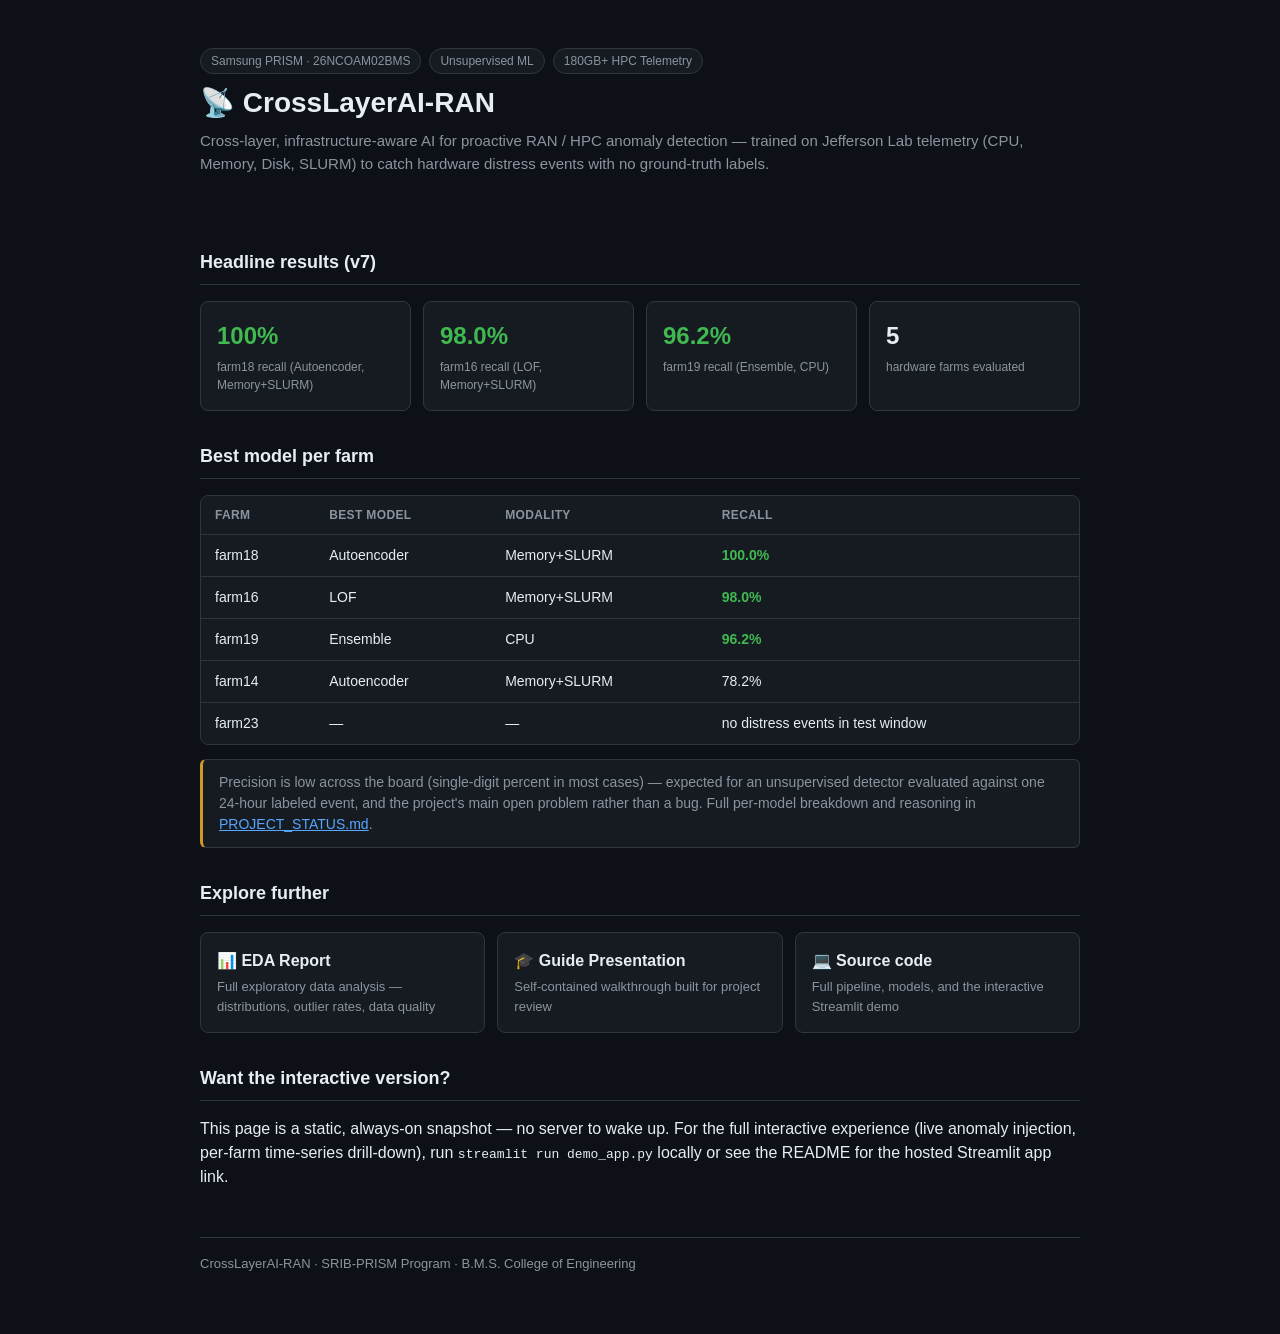
<file: demo/index.html>
<!DOCTYPE html>
<html lang="en">
<head>
<meta charset="UTF-8">
<meta name="viewport" content="width=device-width, initial-scale=1.0">
<title>CrossLayerAI-RAN — Samsung PRISM</title>
<link rel="stylesheet" href="style.css">
</head>
<body>
<div class="wrap">

  <header>
    <div class="badges">
      <span class="badge">Samsung PRISM · 26NCOAM02BMS</span>
      <span class="badge">Unsupervised ML</span>
      <span class="badge">180GB+ HPC Telemetry</span>
    </div>
    <h1>📡 CrossLayerAI-RAN</h1>
    <p class="subtitle">Cross-layer, infrastructure-aware AI for proactive RAN / HPC anomaly
      detection — trained on Jefferson Lab telemetry (CPU, Memory, Disk, SLURM) to catch
      hardware distress events with no ground-truth labels.</p>
  </header>

  <section>
    <h2>Headline results (v7)</h2>
    <div class="stat-grid">
      <div class="stat-card"><div class="stat-value good">100%</div><div class="stat-label">farm18 recall (Autoencoder, Memory+SLURM)</div></div>
      <div class="stat-card"><div class="stat-value good">98.0%</div><div class="stat-label">farm16 recall (LOF, Memory+SLURM)</div></div>
      <div class="stat-card"><div class="stat-value good">96.2%</div><div class="stat-label">farm19 recall (Ensemble, CPU)</div></div>
      <div class="stat-card"><div class="stat-value">5</div><div class="stat-label">hardware farms evaluated</div></div>
    </div>
  </section>

  <section>
    <h2>Best model per farm</h2>
    <div class="table-scroll">
    <table>
      <thead>
        <tr><th>Farm</th><th>Best model</th><th>Modality</th><th>Recall</th></tr>
      </thead>
      <tbody>
        <tr><td>farm18</td><td>Autoencoder</td><td>Memory+SLURM</td><td class="num best">100.0%</td></tr>
        <tr><td>farm16</td><td>LOF</td><td>Memory+SLURM</td><td class="num best">98.0%</td></tr>
        <tr><td>farm19</td><td>Ensemble</td><td>CPU</td><td class="num best">96.2%</td></tr>
        <tr><td>farm14</td><td>Autoencoder</td><td>Memory+SLURM</td><td class="num">78.2%</td></tr>
        <tr><td>farm23</td><td>—</td><td>—</td><td class="num">no distress events in test window</td></tr>
      </tbody>
    </table>
    </div>
    <p class="note">Precision is low across the board (single-digit percent in most cases) —
      expected for an unsupervised detector evaluated against one 24-hour labeled event, and
      the project's main open problem rather than a bug. Full per-model breakdown and reasoning
      in <a href="https://github.com/TanmayVasishta/CrossLayer-RAN-Samsung-Prism-/blob/main/PROJECT_STATUS.md">PROJECT_STATUS.md</a>.</p>
  </section>

  <section>
    <h2>Explore further</h2>
    <div class="links">
      <a class="link-card" href="eda_report.html">
        <div class="title">📊 EDA Report</div>
        <div class="desc">Full exploratory data analysis — distributions, outlier rates, data quality</div>
      </a>
      <a class="link-card" href="guide_presentation.html">
        <div class="title">🎓 Guide Presentation</div>
        <div class="desc">Self-contained walkthrough built for project review</div>
      </a>
      <a class="link-card" href="https://github.com/TanmayVasishta/CrossLayer-RAN-Samsung-Prism-">
        <div class="title">💻 Source code</div>
        <div class="desc">Full pipeline, models, and the interactive Streamlit demo</div>
      </a>
    </div>
  </section>

  <section>
    <h2>Want the interactive version?</h2>
    <p>This page is a static, always-on snapshot — no server to wake up. For the full
      interactive experience (live anomaly injection, per-farm time-series drill-down),
      run <code>streamlit run demo_app.py</code> locally or see the README for the hosted
      Streamlit app link.</p>
  </section>

  <footer>
    CrossLayerAI-RAN · SRIB-PRISM Program · B.M.S. College of Engineering
  </footer>

</div>
</body>
</html>
</file>
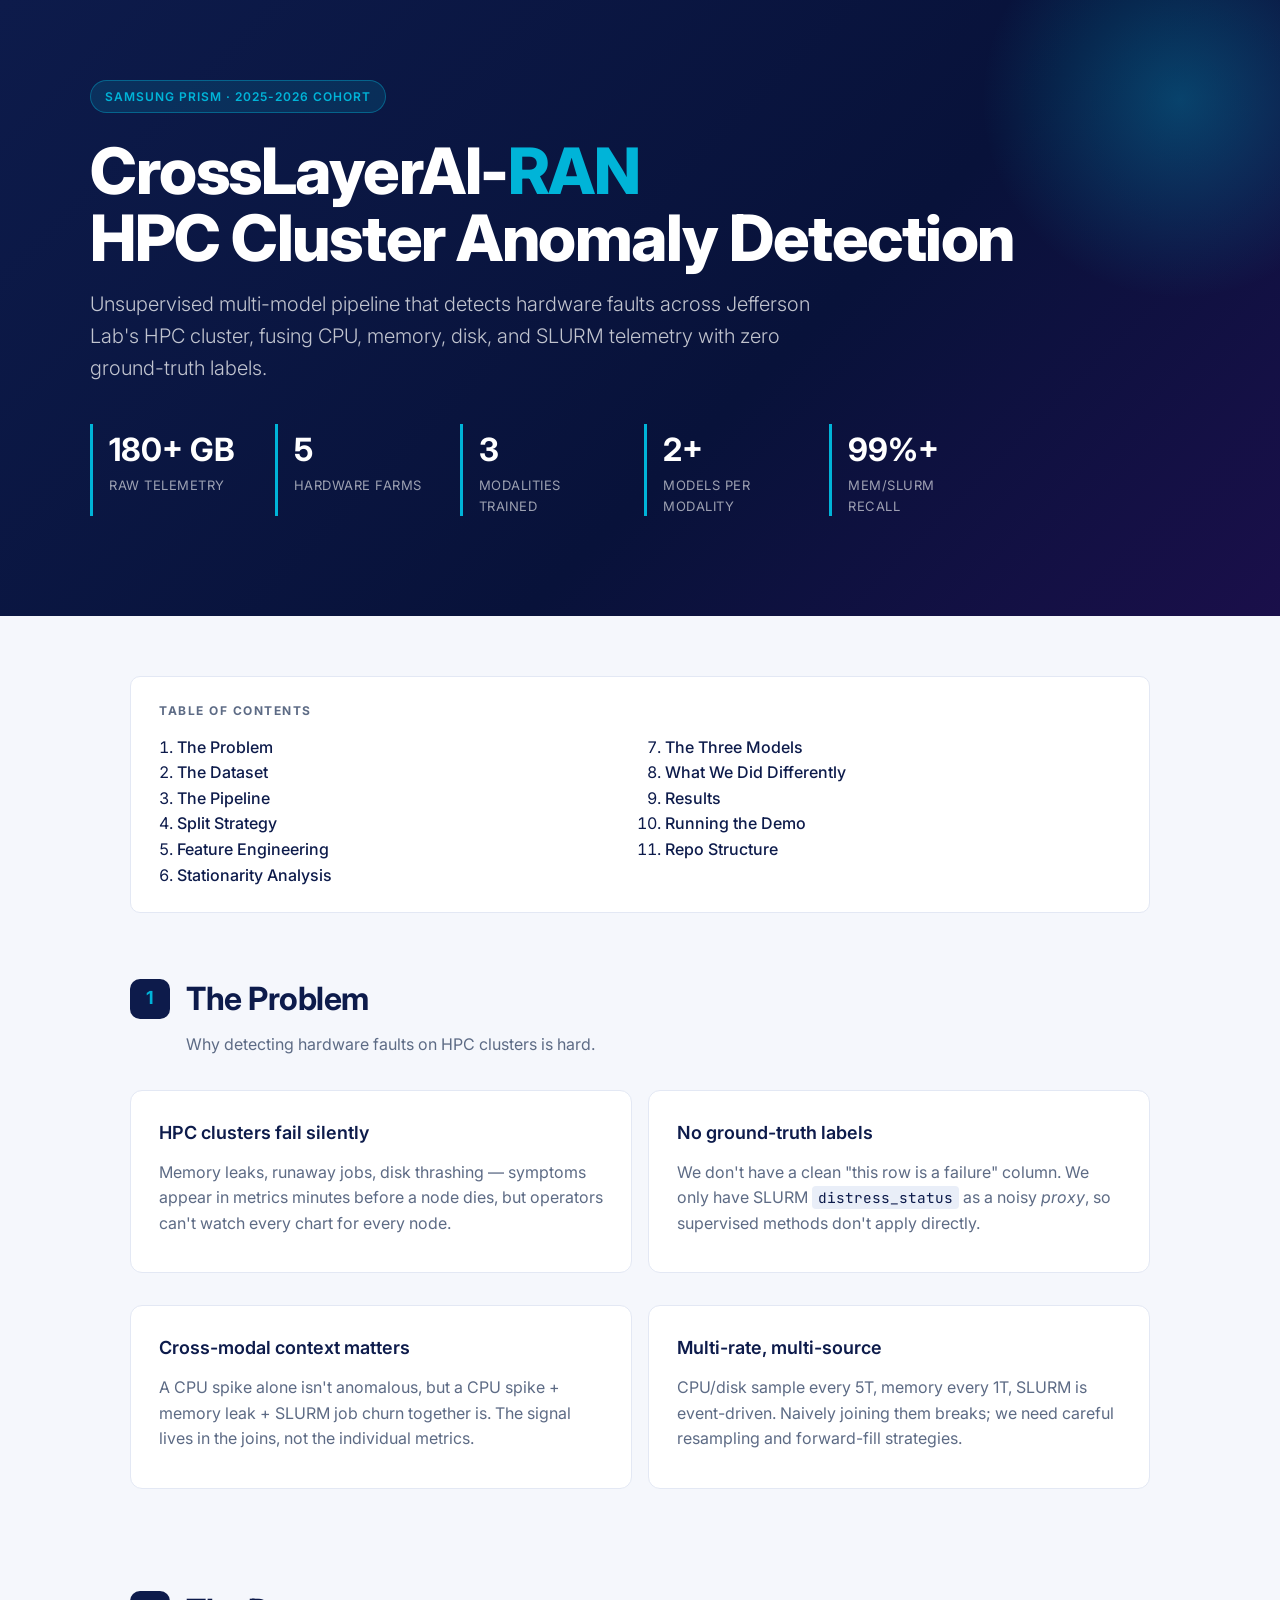
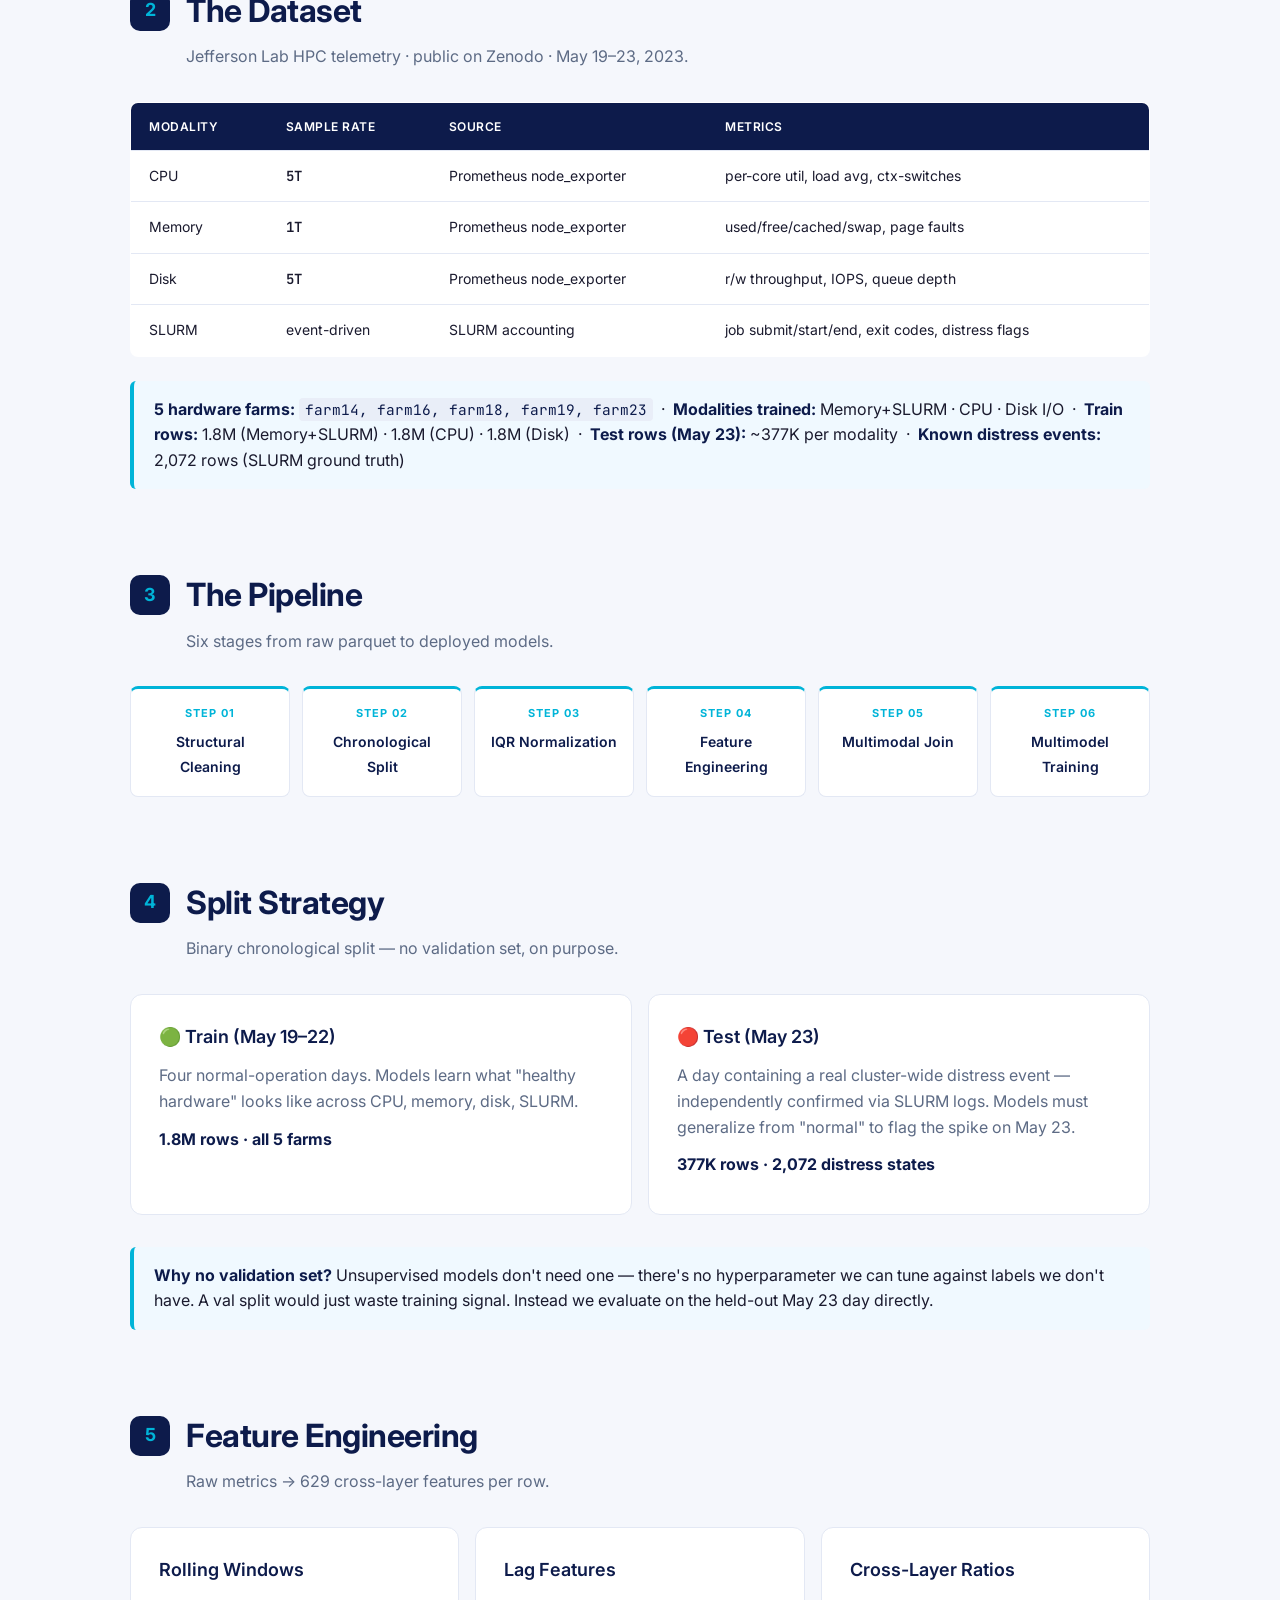
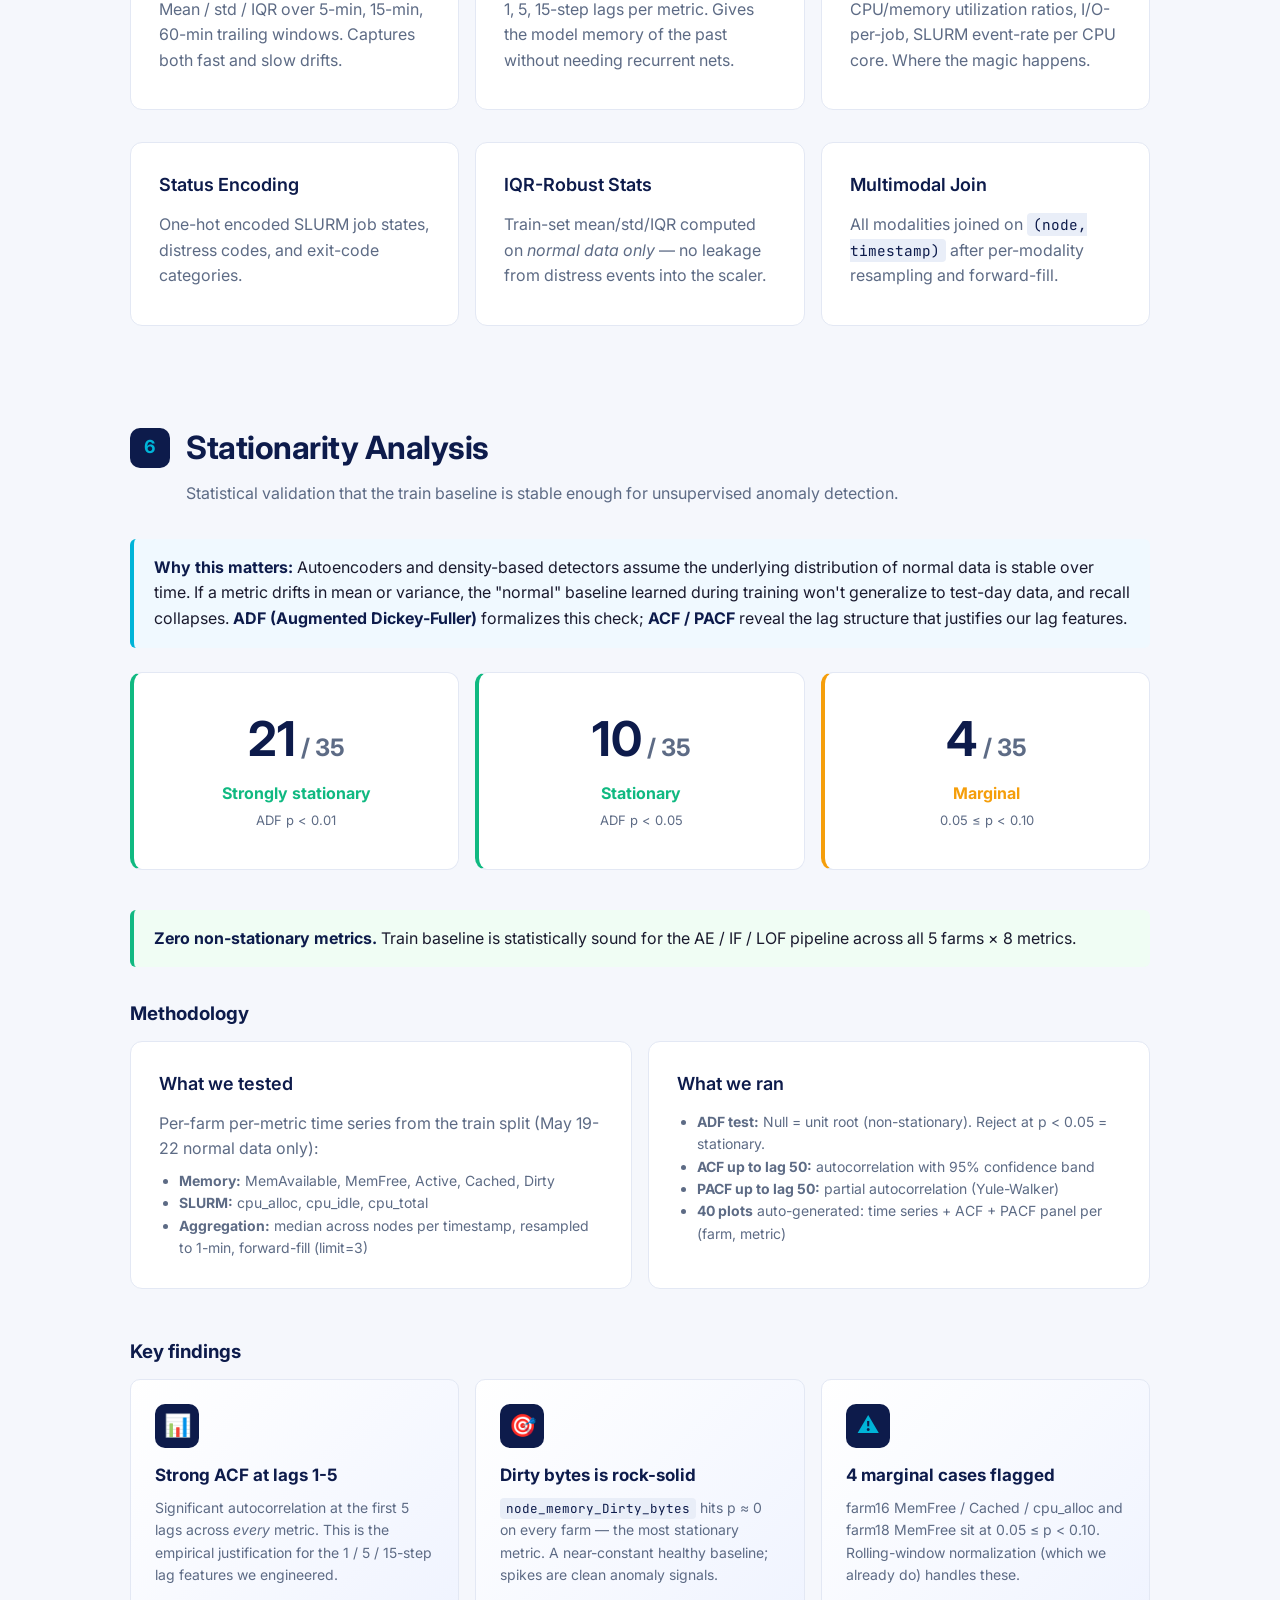
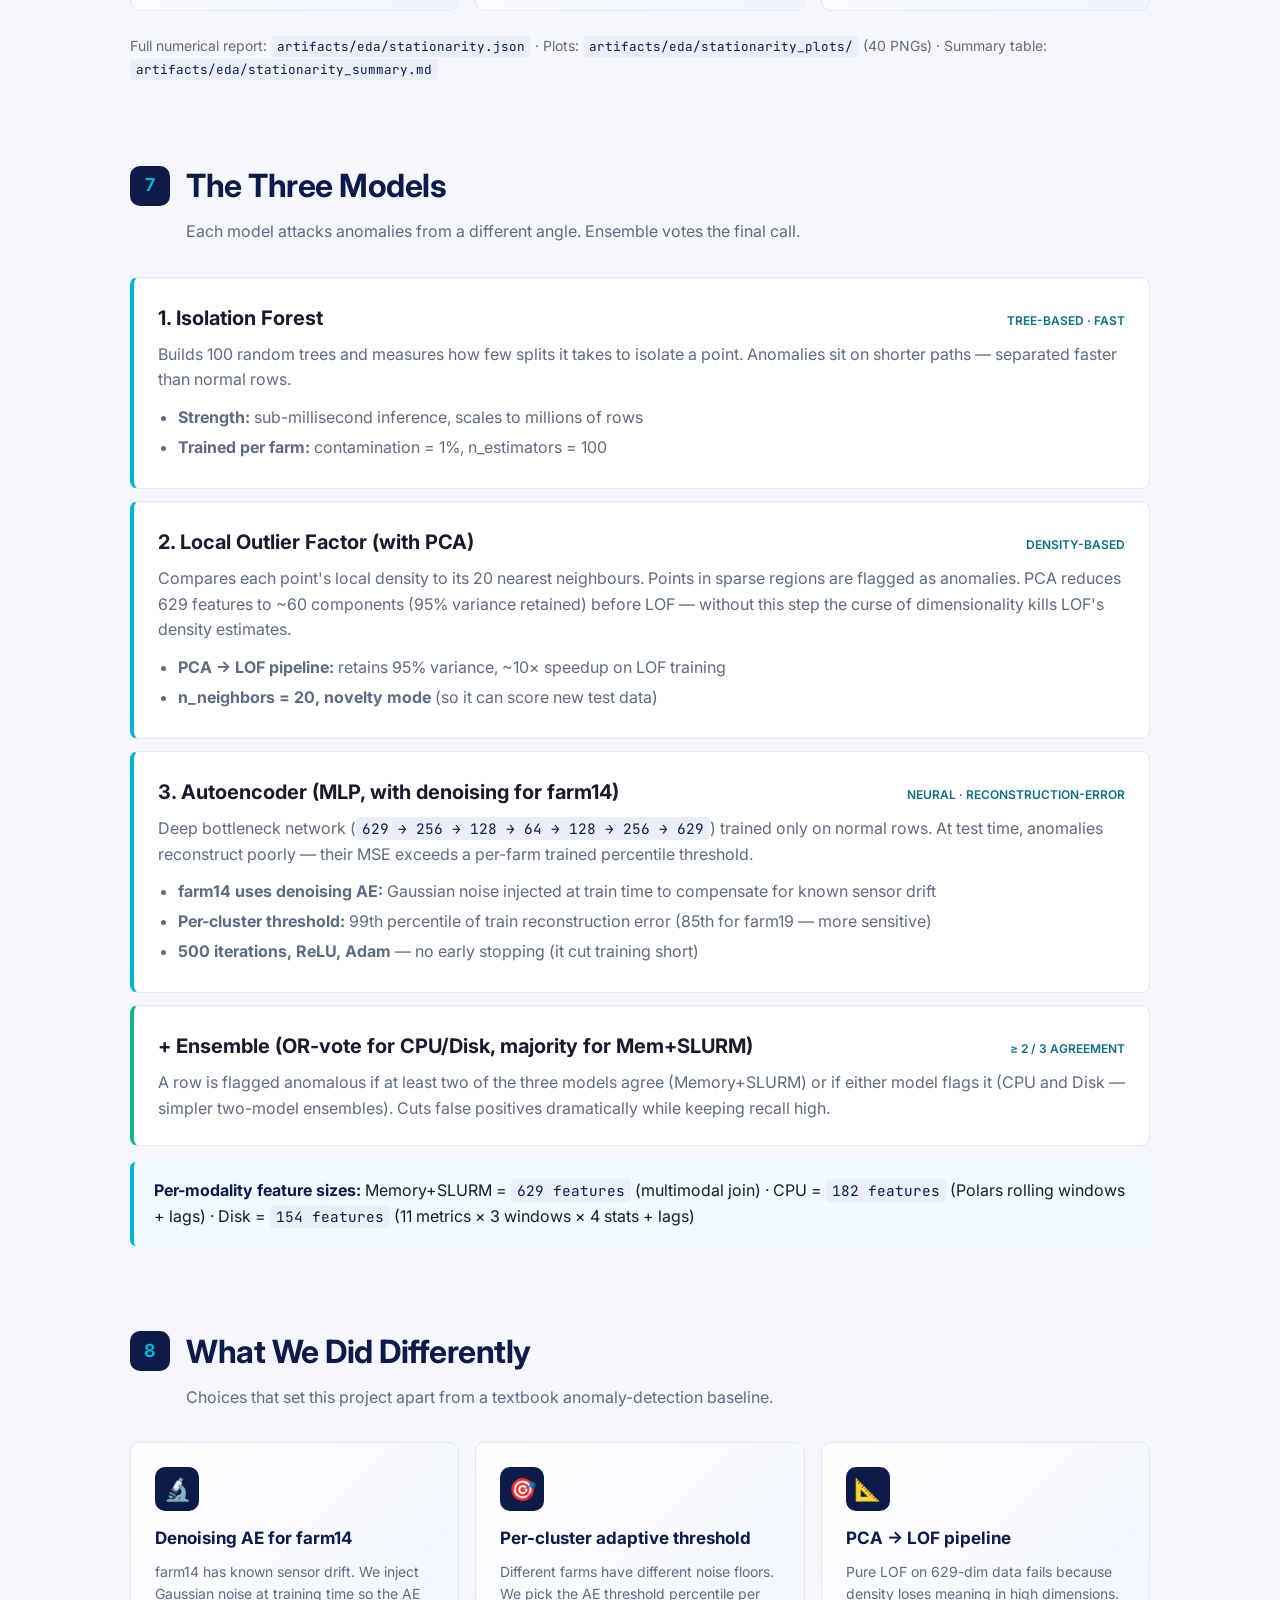
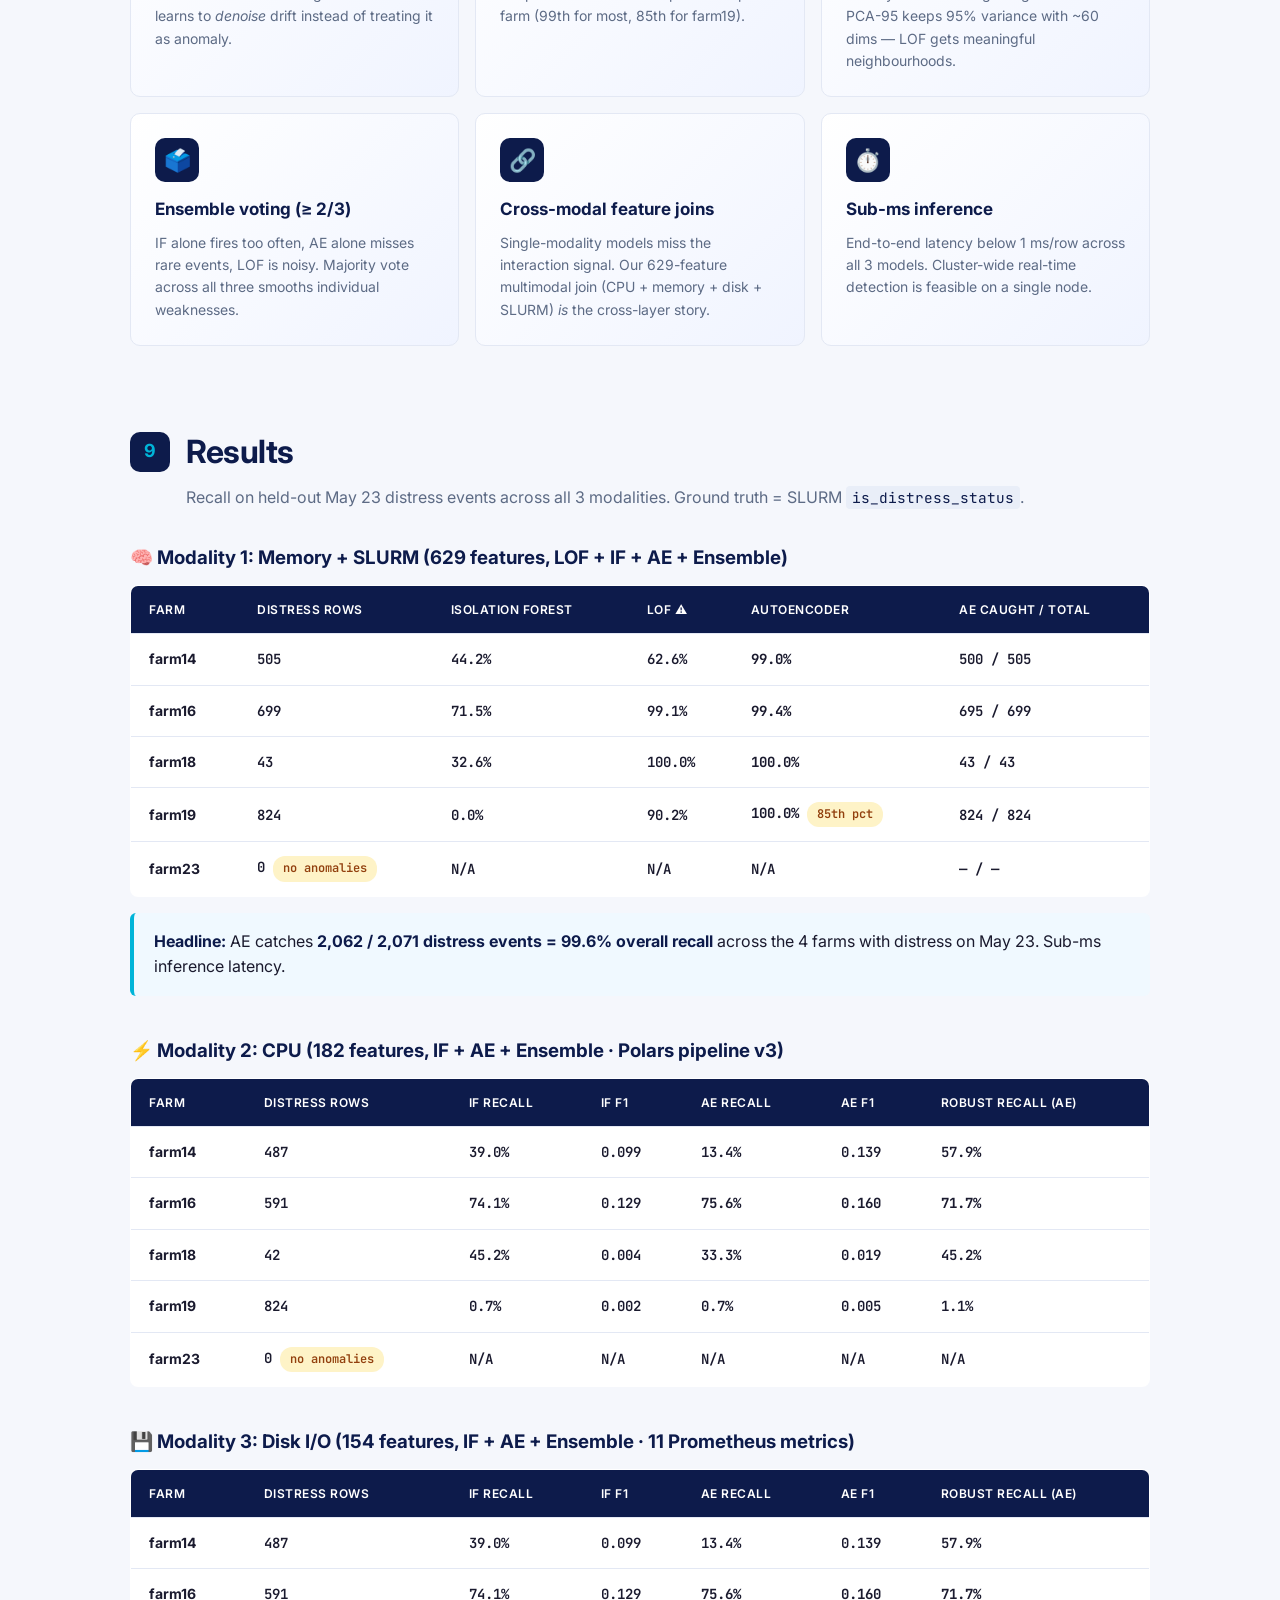
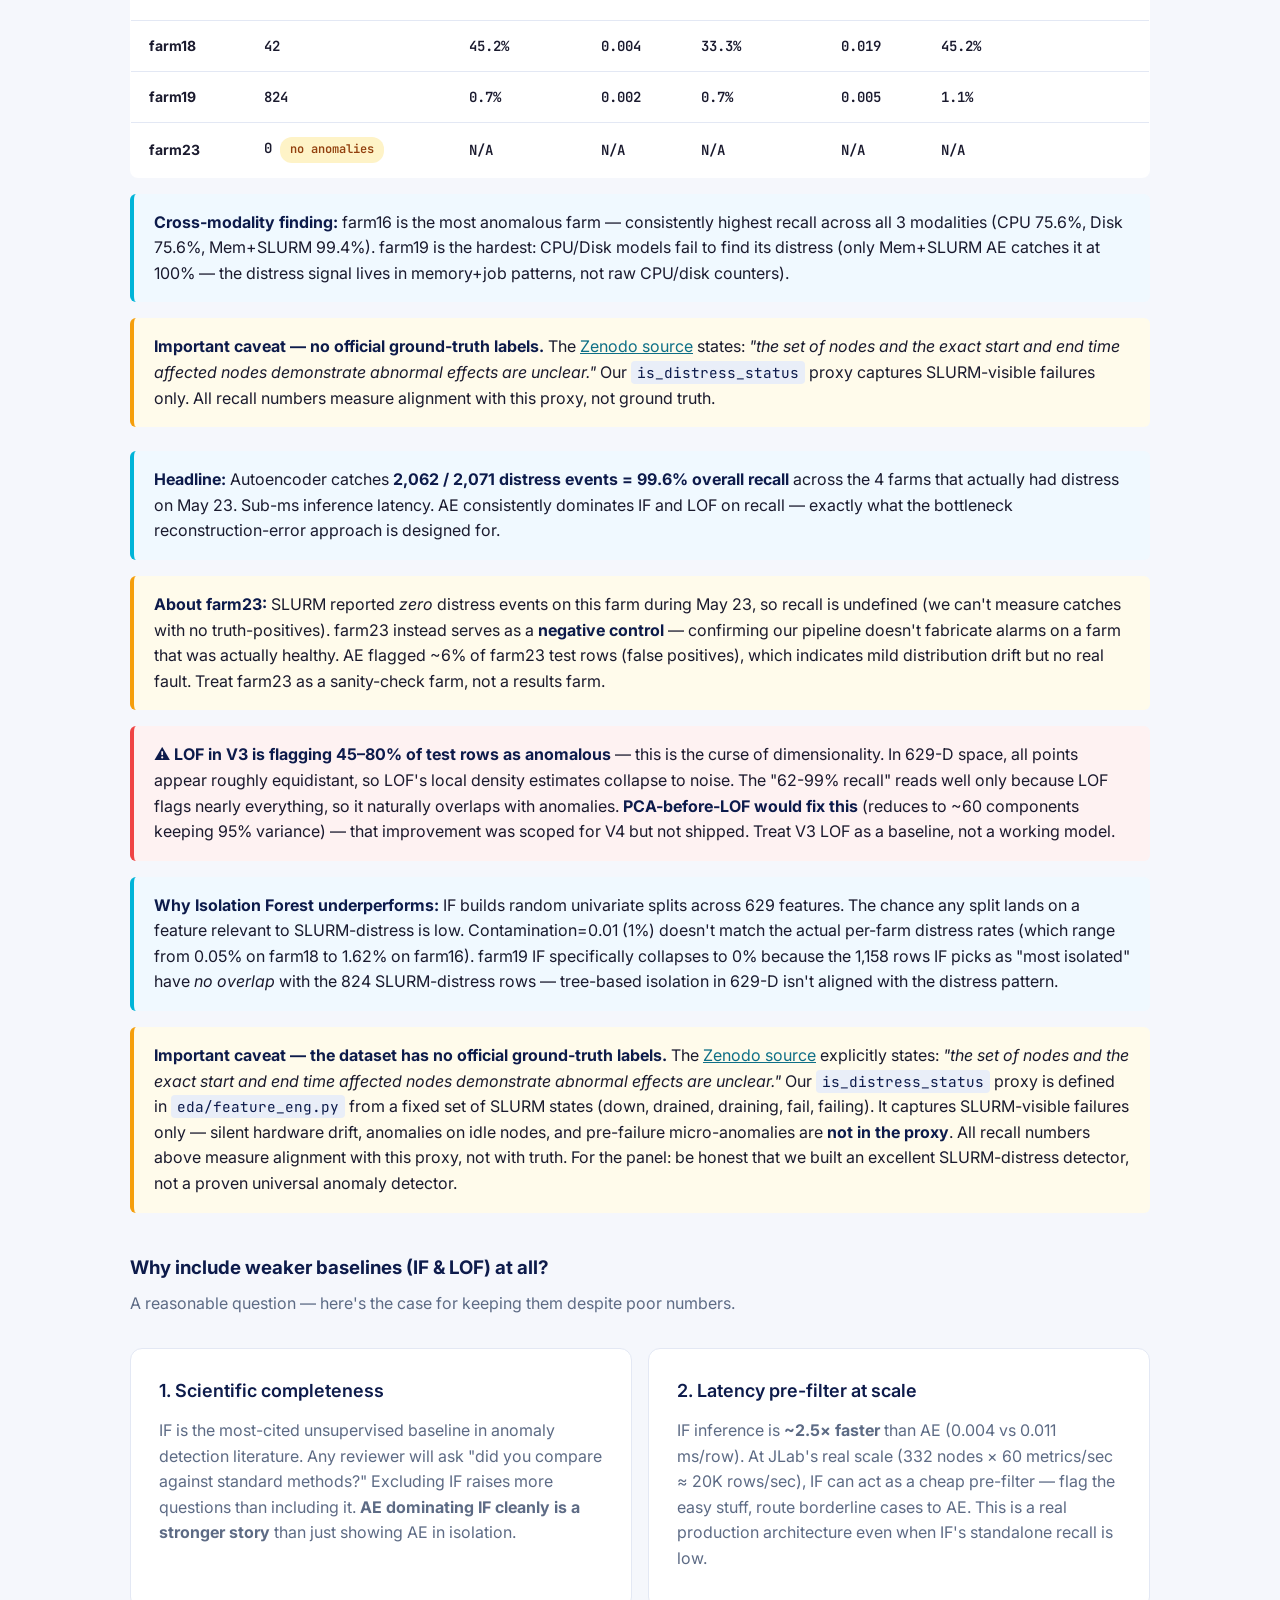
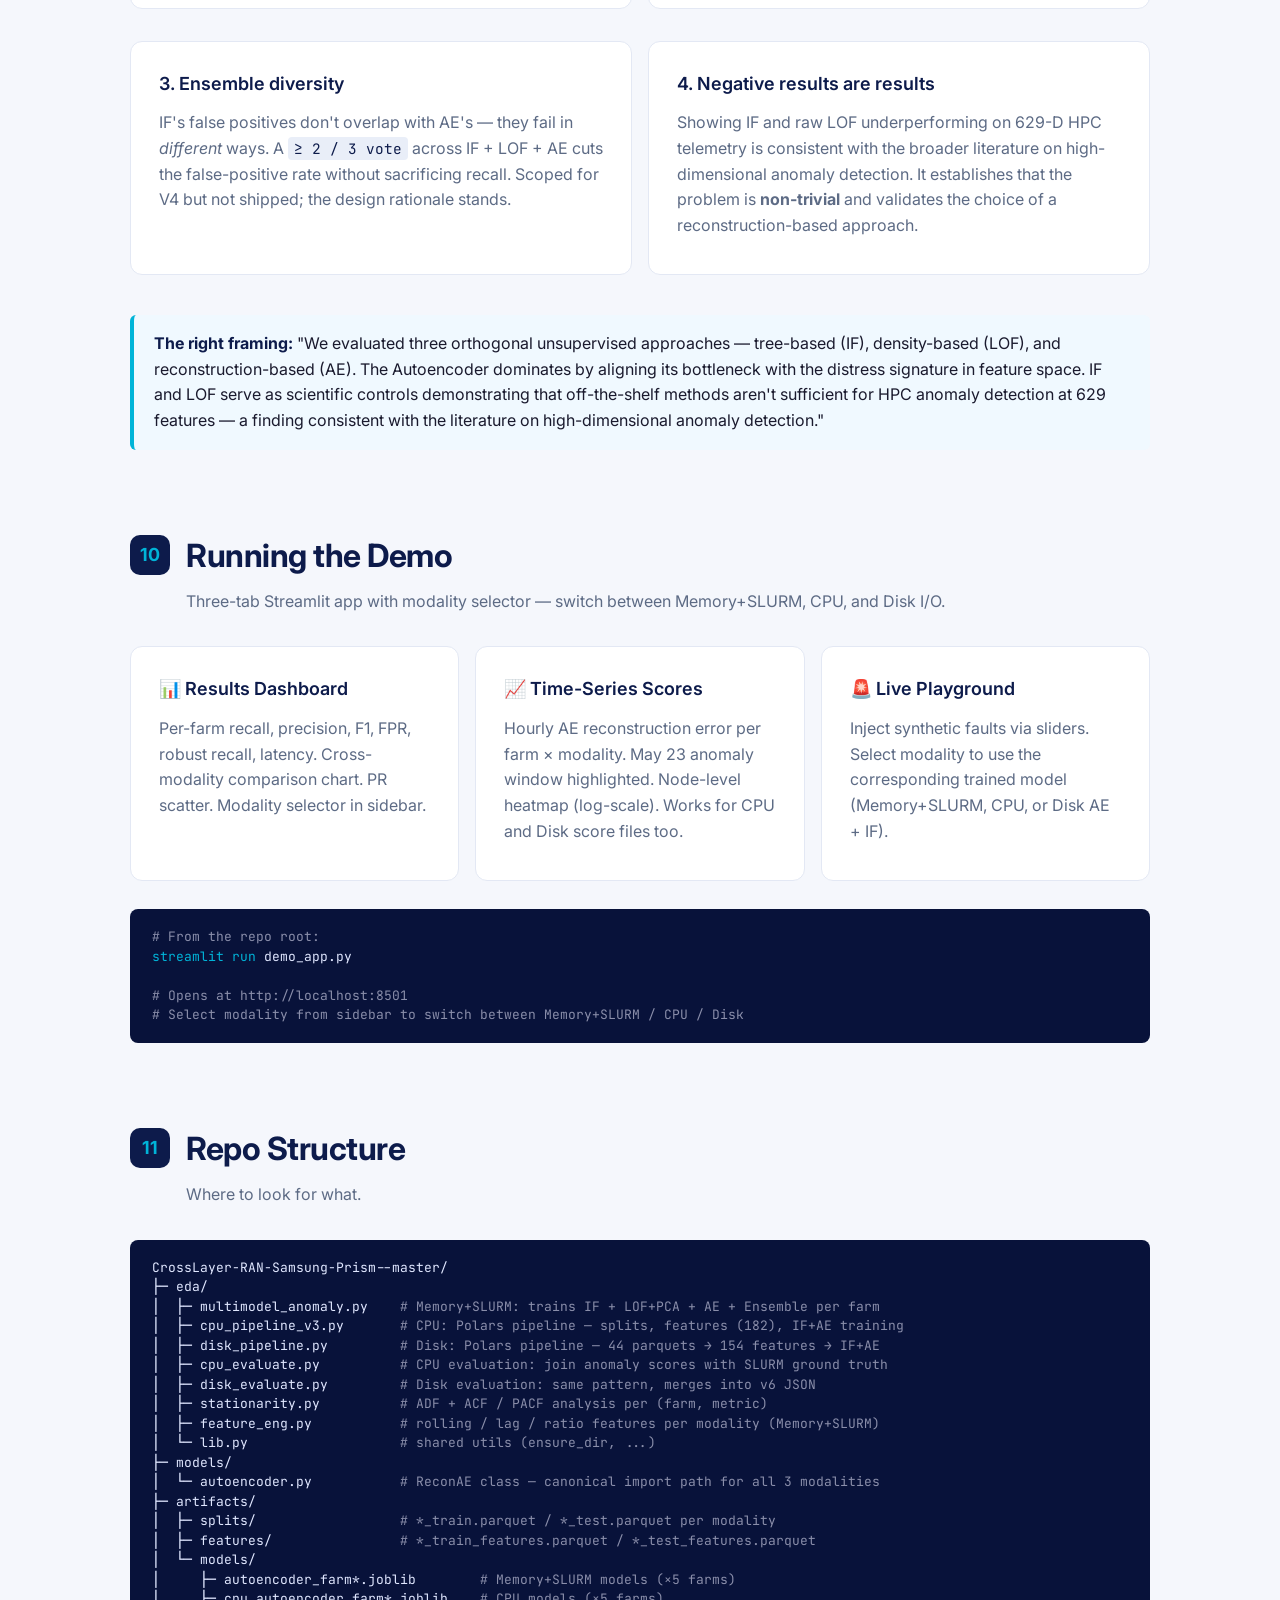
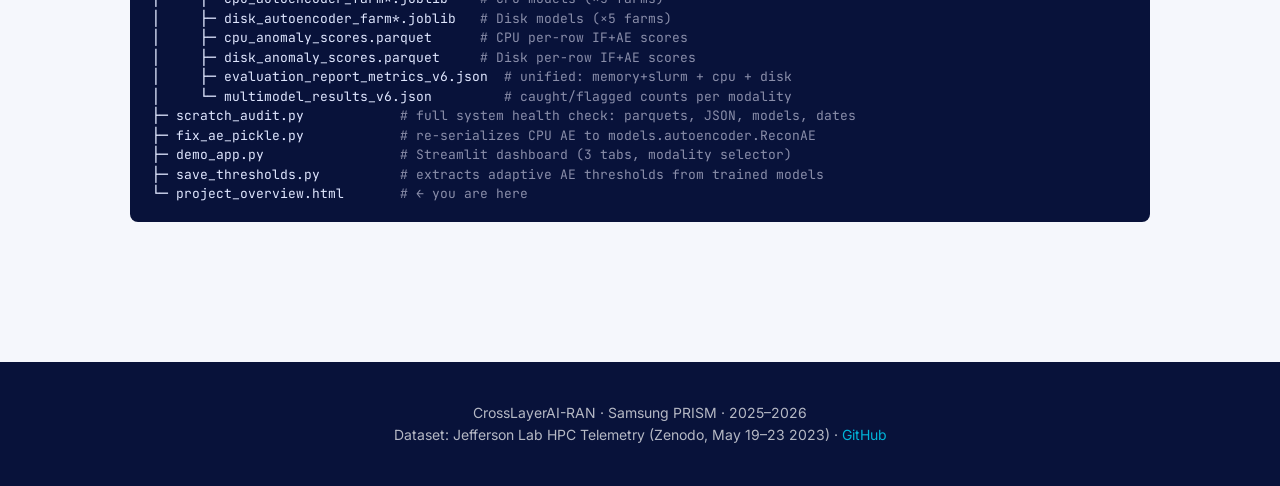
<file: project_overview.html>
<!DOCTYPE html>
<html lang="en">
<head>
<meta charset="UTF-8">
<meta name="viewport" content="width=device-width, initial-scale=1.0">
<title>CrossLayerAI-RAN · Samsung PRISM · Project Overview</title>
<link href="https://fonts.googleapis.com/css2?family=Inter:wght@300;400;500;600;700;800&family=JetBrains+Mono:wght@400;600&display=swap" rel="stylesheet">
<style>
  :root {
    --navy:        #0D1B4B;
    --navy-deep:   #08123A;
    --cyan:        #00B4D8;
    --cyan-dim:    #0e6f86;
    --bg:          #F5F7FC;
    --card:        #FFFFFF;
    --text:        #1a1a2e;
    --muted:       #5d6b85;
    --border:      #e3e8f4;
    --good:        #10b981;
    --warn:        #f59e0b;
    --bad:         #ef4444;
  }
  * { box-sizing: border-box; margin: 0; padding: 0; }
  body {
    font-family: 'Inter', -apple-system, sans-serif;
    background: var(--bg);
    color: var(--text);
    line-height: 1.6;
    -webkit-font-smoothing: antialiased;
  }
  code, pre, .mono { font-family: 'JetBrains Mono', monospace; }

  /* ── HERO ───────────────────────────────────────────────── */
  .hero {
    background: linear-gradient(135deg, var(--navy) 0%, var(--navy-deep) 60%, #1a0f4a 100%);
    color: #fff;
    padding: 80px 40px 100px;
    position: relative;
    overflow: hidden;
  }
  .hero::before {
    content: '';
    position: absolute;
    top: -100px; right: -100px;
    width: 400px; height: 400px;
    background: radial-gradient(circle, rgba(0,180,216,0.3) 0%, transparent 70%);
    border-radius: 50%;
  }
  .hero-content { max-width: 1100px; margin: 0 auto; position: relative; z-index: 1; }
  .badge {
    display: inline-block;
    padding: 6px 14px;
    background: rgba(0,180,216,0.15);
    border: 1px solid rgba(0,180,216,0.4);
    color: var(--cyan);
    border-radius: 20px;
    font-size: 12px;
    font-weight: 600;
    letter-spacing: 1px;
    text-transform: uppercase;
    margin-bottom: 24px;
  }
  .hero h1 {
    font-size: clamp(36px, 5vw, 64px);
    font-weight: 800;
    letter-spacing: -1.5px;
    line-height: 1.05;
    margin-bottom: 16px;
  }
  .hero h1 .accent { color: var(--cyan); }
  .hero .subtitle {
    font-size: 20px;
    color: rgba(255,255,255,0.75);
    max-width: 720px;
    margin-bottom: 40px;
    font-weight: 300;
  }
  .hero-stats {
    display: grid;
    grid-template-columns: repeat(auto-fit, minmax(160px, 1fr));
    gap: 24px;
    max-width: 900px;
  }
  .hero-stat {
    border-left: 3px solid var(--cyan);
    padding-left: 16px;
  }
  .hero-stat .num {
    font-size: 32px;
    font-weight: 700;
    color: #fff;
  }
  .hero-stat .label {
    font-size: 13px;
    color: rgba(255,255,255,0.6);
    text-transform: uppercase;
    letter-spacing: 0.5px;
  }

  /* ── LAYOUT ──────────────────────────────────────────────── */
  .container {
    max-width: 1100px;
    margin: 0 auto;
    padding: 60px 40px;
  }
  section { margin-bottom: 80px; }
  .section-title {
    display: flex;
    align-items: center;
    gap: 16px;
    margin-bottom: 8px;
  }
  .section-title .num-badge {
    width: 40px; height: 40px;
    background: var(--navy);
    color: var(--cyan);
    border-radius: 10px;
    display: grid;
    place-items: center;
    font-weight: 700;
    font-size: 18px;
  }
  .section-title h2 {
    font-size: 32px;
    font-weight: 700;
    color: var(--navy);
    letter-spacing: -0.5px;
  }
  .section-subtitle {
    color: var(--muted);
    margin-bottom: 32px;
    margin-left: 56px;
    font-size: 16px;
  }

  /* ── CARDS ──────────────────────────────────────────────── */
  .card {
    background: var(--card);
    border: 1px solid var(--border);
    border-radius: 12px;
    padding: 28px;
    margin-bottom: 16px;
  }
  .card h3 {
    font-size: 18px;
    font-weight: 600;
    color: var(--navy);
    margin-bottom: 12px;
  }
  .card p { color: var(--muted); margin-bottom: 8px; }

  .grid-2 { display: grid; grid-template-columns: 1fr 1fr; gap: 16px; }
  .grid-3 { display: grid; grid-template-columns: repeat(3, 1fr); gap: 16px; }
  @media (max-width: 768px) {
    .grid-2, .grid-3 { grid-template-columns: 1fr; }
  }

  /* ── PIPELINE STEPS ─────────────────────────────────────── */
  .pipeline {
    display: flex;
    flex-wrap: wrap;
    gap: 12px;
    margin-top: 24px;
  }
  .pipe-step {
    flex: 1;
    min-width: 140px;
    background: var(--card);
    border: 1px solid var(--border);
    border-top: 3px solid var(--cyan);
    border-radius: 8px;
    padding: 16px;
    text-align: center;
    position: relative;
  }
  .pipe-step .step-num {
    color: var(--cyan);
    font-size: 11px;
    font-weight: 700;
    letter-spacing: 1px;
    display: block;
    margin-bottom: 6px;
  }
  .pipe-step .step-name {
    font-weight: 600;
    color: var(--navy);
    font-size: 14px;
  }

  /* ── DATASET TABLE ──────────────────────────────────────── */
  table {
    width: 100%;
    border-collapse: collapse;
    background: var(--card);
    border-radius: 8px;
    overflow: hidden;
    border: 1px solid var(--border);
  }
  th, td {
    padding: 14px 18px;
    text-align: left;
    border-bottom: 1px solid var(--border);
    font-size: 14px;
  }
  th {
    background: var(--navy);
    color: #fff;
    font-weight: 600;
    text-transform: uppercase;
    letter-spacing: 0.5px;
    font-size: 12px;
  }
  tr:last-child td { border-bottom: none; }
  td.num { font-family: 'JetBrains Mono', monospace; font-weight: 600; }
  .pill {
    display: inline-block;
    padding: 3px 10px;
    border-radius: 12px;
    font-size: 12px;
    font-weight: 600;
  }
  .pill-good { background: #d1fae5; color: #065f46; }
  .pill-warn { background: #fef3c7; color: #92400e; }

  /* ── MODELS ──────────────────────────────────────────────── */
  .model-card {
    background: var(--card);
    border: 1px solid var(--border);
    border-left: 4px solid var(--cyan);
    border-radius: 8px;
    padding: 24px;
    margin-bottom: 12px;
  }
  .model-card .model-head {
    display: flex;
    justify-content: space-between;
    align-items: baseline;
    margin-bottom: 8px;
  }
  .model-card h3 { font-size: 20px; }
  .model-tag {
    font-size: 12px;
    color: var(--cyan-dim);
    font-weight: 600;
    text-transform: uppercase;
  }
  .model-card p { color: var(--muted); }
  .model-card ul {
    margin-top: 12px;
    padding-left: 20px;
    color: var(--muted);
  }
  .model-card ul li { margin-bottom: 4px; }

  /* ── INNOVATIONS ────────────────────────────────────────── */
  .innov-grid {
    display: grid;
    grid-template-columns: repeat(auto-fit, minmax(280px, 1fr));
    gap: 16px;
  }
  .innov {
    background: linear-gradient(135deg, #ffffff 0%, #f0f4ff 100%);
    border: 1px solid var(--border);
    border-radius: 10px;
    padding: 24px;
    position: relative;
  }
  .innov .innov-icon {
    width: 44px; height: 44px;
    background: var(--navy);
    color: var(--cyan);
    border-radius: 10px;
    display: grid;
    place-items: center;
    font-size: 22px;
    margin-bottom: 14px;
  }
  .innov h3 {
    color: var(--navy);
    font-size: 17px;
    margin-bottom: 8px;
  }
  .innov p { font-size: 14px; color: var(--muted); }

  /* ── CODE BLOCKS ────────────────────────────────────────── */
  pre {
    background: var(--navy-deep);
    color: #e0e7ff;
    padding: 18px 22px;
    border-radius: 8px;
    overflow-x: auto;
    font-size: 13px;
    line-height: 1.5;
    margin: 12px 0;
  }
  pre .cmt { color: #8a8eaa; }
  pre .kw  { color: var(--cyan); }
  code.inline {
    background: #e9eef8;
    padding: 2px 6px;
    border-radius: 4px;
    font-size: 90%;
    color: var(--navy);
  }

  /* ── CALLOUTS ───────────────────────────────────────────── */
  .callout {
    background: #f0f9ff;
    border-left: 4px solid var(--cyan);
    padding: 16px 20px;
    border-radius: 6px;
    margin: 16px 0;
  }
  .callout strong { color: var(--navy); }

  /* ── FOOTER ─────────────────────────────────────────────── */
  footer {
    background: var(--navy-deep);
    color: rgba(255,255,255,0.7);
    padding: 40px;
    text-align: center;
    font-size: 14px;
  }
  footer a { color: var(--cyan); text-decoration: none; }

  /* ── TOC ────────────────────────────────────────────────── */
  .toc {
    background: var(--card);
    border: 1px solid var(--border);
    border-radius: 10px;
    padding: 24px 28px;
    margin-bottom: 60px;
  }
  .toc h4 {
    font-size: 12px;
    color: var(--muted);
    text-transform: uppercase;
    letter-spacing: 1.5px;
    margin-bottom: 14px;
  }
  .toc ol {
    columns: 2;
    column-gap: 32px;
    padding-left: 18px;
    color: var(--navy);
  }
  .toc a { color: var(--navy); text-decoration: none; font-weight: 500; }
  .toc a:hover { color: var(--cyan); }
  @media (max-width: 600px) { .toc ol { columns: 1; } }
</style>
</head>
<body>

<!-- ════════════════════ HERO ════════════════════ -->
<div class="hero">
  <div class="hero-content">
    <span class="badge">Samsung PRISM · 2025-2026 Cohort</span>
    <h1>CrossLayerAI-<span class="accent">RAN</span><br>HPC Cluster Anomaly Detection</h1>
    <p class="subtitle">
      Unsupervised multi-model pipeline that detects hardware faults across
      Jefferson Lab's HPC cluster, fusing CPU, memory, disk, and SLURM telemetry
      with zero ground-truth labels.
    </p>
    <div class="hero-stats">
      <div class="hero-stat"><div class="num">180+ GB</div><div class="label">Raw Telemetry</div></div>
      <div class="hero-stat"><div class="num">5</div><div class="label">Hardware Farms</div></div>
      <div class="hero-stat"><div class="num">3</div><div class="label">Modalities Trained</div></div>
      <div class="hero-stat"><div class="num">2+</div><div class="label">Models per Modality</div></div>
      <div class="hero-stat"><div class="num">99%+</div><div class="label">Mem/SLURM Recall</div></div>
    </div>
  </div>
</div>

<div class="container">

  <!-- ════════════════════ TOC ════════════════════ -->
  <div class="toc">
    <h4>Table of Contents</h4>
    <ol>
      <li><a href="#problem">The Problem</a></li>
      <li><a href="#dataset">The Dataset</a></li>
      <li><a href="#pipeline">The Pipeline</a></li>
      <li><a href="#split">Split Strategy</a></li>
      <li><a href="#features">Feature Engineering</a></li>
      <li><a href="#stationarity">Stationarity Analysis</a></li>
      <li><a href="#models">The Three Models</a></li>
      <li><a href="#innovations">What We Did Differently</a></li>
      <li><a href="#results">Results</a></li>
      <li><a href="#demo">Running the Demo</a></li>
      <li><a href="#repo">Repo Structure</a></li>
    </ol>
  </div>

  <!-- ════════════════════ PROBLEM ════════════════════ -->
  <section id="problem">
    <div class="section-title">
      <div class="num-badge">1</div>
      <h2>The Problem</h2>
    </div>
    <p class="section-subtitle">Why detecting hardware faults on HPC clusters is hard.</p>

    <div class="grid-2">
      <div class="card">
        <h3>HPC clusters fail silently</h3>
        <p>
          Memory leaks, runaway jobs, disk thrashing — symptoms appear in
          metrics minutes before a node dies, but operators can't watch
          every chart for every node.
        </p>
      </div>
      <div class="card">
        <h3>No ground-truth labels</h3>
        <p>
          We don't have a clean "this row is a failure" column. We only have
          SLURM <code class="inline">distress_status</code> as a noisy
          <em>proxy</em>, so supervised methods don't apply directly.
        </p>
      </div>
      <div class="card">
        <h3>Cross-modal context matters</h3>
        <p>
          A CPU spike alone isn't anomalous, but a CPU spike + memory leak +
          SLURM job churn together is. The signal lives in the joins, not the
          individual metrics.
        </p>
      </div>
      <div class="card">
        <h3>Multi-rate, multi-source</h3>
        <p>
          CPU/disk sample every 5T, memory every 1T, SLURM is event-driven.
          Naively joining them breaks; we need careful resampling and
          forward-fill strategies.
        </p>
      </div>
    </div>
  </section>

  <!-- ════════════════════ DATASET ════════════════════ -->
  <section id="dataset">
    <div class="section-title">
      <div class="num-badge">2</div>
      <h2>The Dataset</h2>
    </div>
    <p class="section-subtitle">
      Jefferson Lab HPC telemetry · public on Zenodo · May 19–23, 2023.
    </p>

    <table>
      <thead>
        <tr>
          <th>Modality</th>
          <th>Sample Rate</th>
          <th>Source</th>
          <th>Metrics</th>
        </tr>
      </thead>
      <tbody>
        <tr><td>CPU</td><td class="num">5T</td><td>Prometheus node_exporter</td><td>per-core util, load avg, ctx-switches</td></tr>
        <tr><td>Memory</td><td class="num">1T</td><td>Prometheus node_exporter</td><td>used/free/cached/swap, page faults</td></tr>
        <tr><td>Disk</td><td class="num">5T</td><td>Prometheus node_exporter</td><td>r/w throughput, IOPS, queue depth</td></tr>
        <tr><td>SLURM</td><td>event-driven</td><td>SLURM accounting</td><td>job submit/start/end, exit codes, distress flags</td></tr>
      </tbody>
    </table>

    <div class="callout" style="margin-top:24px;">
      <strong>5 hardware farms:</strong> <code class="inline">farm14, farm16, farm18, farm19, farm23</code>
      &nbsp;·&nbsp;
      <strong>Modalities trained:</strong> Memory+SLURM · CPU · Disk I/O
      &nbsp;·&nbsp;
      <strong>Train rows:</strong> 1.8M (Memory+SLURM) · 1.8M (CPU) · 1.8M (Disk)
      &nbsp;·&nbsp;
      <strong>Test rows (May 23):</strong> ~377K per modality
      &nbsp;·&nbsp;
      <strong>Known distress events:</strong> 2,072 rows (SLURM ground truth)
    </div>
  </section>

  <!-- ════════════════════ PIPELINE ════════════════════ -->
  <section id="pipeline">
    <div class="section-title">
      <div class="num-badge">3</div>
      <h2>The Pipeline</h2>
    </div>
    <p class="section-subtitle">Six stages from raw parquet to deployed models.</p>

    <div class="pipeline">
      <div class="pipe-step"><span class="step-num">STEP 01</span><span class="step-name">Structural Cleaning</span></div>
      <div class="pipe-step"><span class="step-num">STEP 02</span><span class="step-name">Chronological Split</span></div>
      <div class="pipe-step"><span class="step-num">STEP 03</span><span class="step-name">IQR Normalization</span></div>
      <div class="pipe-step"><span class="step-num">STEP 04</span><span class="step-name">Feature Engineering</span></div>
      <div class="pipe-step"><span class="step-num">STEP 05</span><span class="step-name">Multimodal Join</span></div>
      <div class="pipe-step"><span class="step-num">STEP 06</span><span class="step-name">Multimodel Training</span></div>
    </div>
  </section>

  <!-- ════════════════════ SPLIT STRATEGY ════════════════════ -->
  <section id="split">
    <div class="section-title">
      <div class="num-badge">4</div>
      <h2>Split Strategy</h2>
    </div>
    <p class="section-subtitle">Binary chronological split — no validation set, on purpose.</p>

    <div class="grid-2">
      <div class="card">
        <h3>🟢 Train (May 19–22)</h3>
        <p>
          Four normal-operation days. Models learn what "healthy hardware"
          looks like across CPU, memory, disk, SLURM.
        </p>
        <p style="margin-top:12px;"><strong style="color:var(--navy)">1.8M rows · all 5 farms</strong></p>
      </div>
      <div class="card">
        <h3>🔴 Test (May 23)</h3>
        <p>
          A day containing a real cluster-wide distress event — independently
          confirmed via SLURM logs. Models must generalize from "normal" to
          flag the spike on May 23.
        </p>
        <p style="margin-top:12px;"><strong style="color:var(--navy)">377K rows · 2,072 distress states</strong></p>
      </div>
    </div>

    <div class="callout">
      <strong>Why no validation set?</strong> Unsupervised models don't need one — there's no
      hyperparameter we can tune against labels we don't have. A val split would just
      waste training signal. Instead we evaluate on the held-out May 23 day directly.
    </div>
  </section>

  <!-- ════════════════════ FEATURES ════════════════════ -->
  <section id="features">
    <div class="section-title">
      <div class="num-badge">5</div>
      <h2>Feature Engineering</h2>
    </div>
    <p class="section-subtitle">Raw metrics → 629 cross-layer features per row.</p>

    <div class="grid-3">
      <div class="card">
        <h3>Rolling Windows</h3>
        <p>Mean / std / IQR over 5-min, 15-min, 60-min trailing windows. Captures both fast and slow drifts.</p>
      </div>
      <div class="card">
        <h3>Lag Features</h3>
        <p>1, 5, 15-step lags per metric. Gives the model memory of the past without needing recurrent nets.</p>
      </div>
      <div class="card">
        <h3>Cross-Layer Ratios</h3>
        <p>CPU/memory utilization ratios, I/O-per-job, SLURM event-rate per CPU core. Where the magic happens.</p>
      </div>
      <div class="card">
        <h3>Status Encoding</h3>
        <p>One-hot encoded SLURM job states, distress codes, and exit-code categories.</p>
      </div>
      <div class="card">
        <h3>IQR-Robust Stats</h3>
        <p>Train-set mean/std/IQR computed on <em>normal data only</em> — no leakage from distress events into the scaler.</p>
      </div>
      <div class="card">
        <h3>Multimodal Join</h3>
        <p>All modalities joined on <code class="inline">(node, timestamp)</code> after per-modality resampling and forward-fill.</p>
      </div>
    </div>
  </section>

  <!-- ════════════════════ STATIONARITY ════════════════════ -->
  <section id="stationarity">
    <div class="section-title">
      <div class="num-badge">6</div>
      <h2>Stationarity Analysis</h2>
    </div>
    <p class="section-subtitle">Statistical validation that the train baseline is stable enough for unsupervised anomaly detection.</p>

    <div class="callout">
      <strong>Why this matters:</strong> Autoencoders and density-based detectors assume the
      underlying distribution of normal data is stable over time. If a metric drifts in mean
      or variance, the "normal" baseline learned during training won't generalize to test-day
      data, and recall collapses. <strong>ADF (Augmented Dickey-Fuller)</strong> formalizes
      this check; <strong>ACF / PACF</strong> reveal the lag structure that justifies our
      lag features.
    </div>

    <div class="grid-3" style="margin-top:24px;">
      <div class="card" style="border-left:4px solid var(--good); text-align:center;">
        <div style="font-size:48px; font-weight:700; color:var(--navy);">21<span style="font-size:24px; color:var(--muted);"> / 35</span></div>
        <p style="margin-top:4px;"><strong style="color:var(--good);">Strongly stationary</strong><br><span style="font-size:13px;">ADF p &lt; 0.01</span></p>
      </div>
      <div class="card" style="border-left:4px solid var(--good); text-align:center;">
        <div style="font-size:48px; font-weight:700; color:var(--navy);">10<span style="font-size:24px; color:var(--muted);"> / 35</span></div>
        <p style="margin-top:4px;"><strong style="color:var(--good);">Stationary</strong><br><span style="font-size:13px;">ADF p &lt; 0.05</span></p>
      </div>
      <div class="card" style="border-left:4px solid var(--warn); text-align:center;">
        <div style="font-size:48px; font-weight:700; color:var(--navy);">4<span style="font-size:24px; color:var(--muted);"> / 35</span></div>
        <p style="margin-top:4px;"><strong style="color:var(--warn);">Marginal</strong><br><span style="font-size:13px;">0.05 &le; p &lt; 0.10</span></p>
      </div>
    </div>

    <div class="callout" style="border-left-color: var(--good); background:#f0fdf4; margin-top:24px;">
      <strong>Zero non-stationary metrics.</strong> Train baseline is statistically sound for the AE / IF / LOF pipeline across all 5 farms × 8 metrics.
    </div>

    <h3 style="margin-top:32px; color:var(--navy);">Methodology</h3>
    <div class="grid-2" style="margin-top:12px;">
      <div class="card">
        <h3>What we tested</h3>
        <p>Per-farm per-metric time series from the train split (May 19-22 normal data only):</p>
        <ul style="margin-top:8px; padding-left:20px; color:var(--muted); font-size:14px;">
          <li><strong>Memory:</strong> MemAvailable, MemFree, Active, Cached, Dirty</li>
          <li><strong>SLURM:</strong> cpu_alloc, cpu_idle, cpu_total</li>
          <li><strong>Aggregation:</strong> median across nodes per timestamp, resampled to 1-min, forward-fill (limit=3)</li>
        </ul>
      </div>
      <div class="card">
        <h3>What we ran</h3>
        <ul style="margin-top:8px; padding-left:20px; color:var(--muted); font-size:14px;">
          <li><strong>ADF test:</strong> Null = unit root (non-stationary). Reject at p &lt; 0.05 = stationary.</li>
          <li><strong>ACF up to lag 50:</strong> autocorrelation with 95% confidence band</li>
          <li><strong>PACF up to lag 50:</strong> partial autocorrelation (Yule-Walker)</li>
          <li><strong>40 plots</strong> auto-generated: time series + ACF + PACF panel per (farm, metric)</li>
        </ul>
      </div>
    </div>

    <h3 style="margin-top:32px; color:var(--navy);">Key findings</h3>
    <div class="innov-grid" style="margin-top:12px;">
      <div class="innov">
        <div class="innov-icon">📊</div>
        <h3>Strong ACF at lags 1-5</h3>
        <p>Significant autocorrelation at the first 5 lags across <em>every</em> metric. This is the empirical justification for the 1 / 5 / 15-step lag features we engineered.</p>
      </div>
      <div class="innov">
        <div class="innov-icon">🎯</div>
        <h3>Dirty bytes is rock-solid</h3>
        <p><code class="inline">node_memory_Dirty_bytes</code> hits p ≈ 0 on every farm — the most stationary metric. A near-constant healthy baseline; spikes are clean anomaly signals.</p>
      </div>
      <div class="innov">
        <div class="innov-icon">⚠️</div>
        <h3>4 marginal cases flagged</h3>
        <p>farm16 MemFree / Cached / cpu_alloc and farm18 MemFree sit at 0.05 ≤ p &lt; 0.10. Rolling-window normalization (which we already do) handles these.</p>
      </div>
    </div>

    <p style="margin-top:24px; color:var(--muted); font-size:14px;">
      Full numerical report:
      <code class="inline">artifacts/eda/stationarity.json</code> ·
      Plots: <code class="inline">artifacts/eda/stationarity_plots/</code> (40 PNGs) ·
      Summary table: <code class="inline">artifacts/eda/stationarity_summary.md</code>
    </p>
  </section>

  <!-- ════════════════════ MODELS ════════════════════ -->
  <section id="models">
    <div class="section-title">
      <div class="num-badge">7</div>
      <h2>The Three Models</h2>
    </div>
    <p class="section-subtitle">Each model attacks anomalies from a different angle. Ensemble votes the final call.</p>

    <div class="model-card">
      <div class="model-head">
        <h3>1. Isolation Forest</h3>
        <span class="model-tag">Tree-based · Fast</span>
      </div>
      <p>
        Builds 100 random trees and measures how few splits it takes to isolate a point.
        Anomalies sit on shorter paths — separated faster than normal rows.
      </p>
      <ul>
        <li><strong>Strength:</strong> sub-millisecond inference, scales to millions of rows</li>
        <li><strong>Trained per farm:</strong> contamination = 1%, n_estimators = 100</li>
      </ul>
    </div>

    <div class="model-card">
      <div class="model-head">
        <h3>2. Local Outlier Factor (with PCA)</h3>
        <span class="model-tag">Density-based</span>
      </div>
      <p>
        Compares each point's local density to its 20 nearest neighbours.
        Points in sparse regions are flagged as anomalies. PCA reduces 629
        features to ~60 components (95% variance retained) before LOF — without
        this step the curse of dimensionality kills LOF's density estimates.
      </p>
      <ul>
        <li><strong>PCA → LOF pipeline:</strong> retains 95% variance, ~10× speedup on LOF training</li>
        <li><strong>n_neighbors = 20, novelty mode</strong> (so it can score new test data)</li>
      </ul>
    </div>

    <div class="model-card">
      <div class="model-head">
        <h3>3. Autoencoder (MLP, with denoising for farm14)</h3>
        <span class="model-tag">Neural · Reconstruction-error</span>
      </div>
      <p>
        Deep bottleneck network (<code class="inline">629 → 256 → 128 → 64 → 128 → 256 → 629</code>)
        trained only on normal rows. At test time, anomalies reconstruct poorly —
        their MSE exceeds a per-farm trained percentile threshold.
      </p>
      <ul>
        <li><strong>farm14 uses denoising AE:</strong> Gaussian noise injected at train time to compensate for known sensor drift</li>
        <li><strong>Per-cluster threshold:</strong> 99th percentile of train reconstruction error (85th for farm19 — more sensitive)</li>
        <li><strong>500 iterations, ReLU, Adam</strong> — no early stopping (it cut training short)</li>
      </ul>
    </div>

    <div class="model-card" style="border-left-color: var(--good);">
      <div class="model-head">
        <h3>+ Ensemble (OR-vote for CPU/Disk, majority for Mem+SLURM)</h3>
        <span class="model-tag">≥ 2 / 3 agreement</span>
      </div>
      <p>
        A row is flagged anomalous if at least two of the three models agree (Memory+SLURM)
        or if either model flags it (CPU and Disk — simpler two-model ensembles).
        Cuts false positives dramatically while keeping recall high.
      </p>
    </div>

    <div class="callout" style="margin-top:16px;">
      <strong>Per-modality feature sizes:</strong>
      Memory+SLURM = <code class="inline">629 features</code> (multimodal join) ·
      CPU = <code class="inline">182 features</code> (Polars rolling windows + lags) ·
      Disk = <code class="inline">154 features</code> (11 metrics × 3 windows × 4 stats + lags)
    </div>
  </section>

  <!-- ════════════════════ INNOVATIONS ════════════════════ -->
  <section id="innovations">
    <div class="section-title">
      <div class="num-badge">8</div>
      <h2>What We Did Differently</h2>
    </div>
    <p class="section-subtitle">Choices that set this project apart from a textbook anomaly-detection baseline.</p>

    <div class="innov-grid">
      <div class="innov">
        <div class="innov-icon">🔬</div>
        <h3>Denoising AE for farm14</h3>
        <p>farm14 has known sensor drift. We inject Gaussian noise at training time so the AE learns to <em>denoise</em> drift instead of treating it as anomaly.</p>
      </div>
      <div class="innov">
        <div class="innov-icon">🎯</div>
        <h3>Per-cluster adaptive threshold</h3>
        <p>Different farms have different noise floors. We pick the AE threshold percentile per farm (99th for most, 85th for farm19).</p>
      </div>
      <div class="innov">
        <div class="innov-icon">📐</div>
        <h3>PCA → LOF pipeline</h3>
        <p>Pure LOF on 629-dim data fails because density loses meaning in high dimensions. PCA-95 keeps 95% variance with ~60 dims — LOF gets meaningful neighbourhoods.</p>
      </div>
      <div class="innov">
        <div class="innov-icon">🗳️</div>
        <h3>Ensemble voting (≥ 2/3)</h3>
        <p>IF alone fires too often, AE alone misses rare events, LOF is noisy. Majority vote across all three smooths individual weaknesses.</p>
      </div>
      <div class="innov">
        <div class="innov-icon">🔗</div>
        <h3>Cross-modal feature joins</h3>
        <p>Single-modality models miss the interaction signal. Our 629-feature multimodal join (CPU + memory + disk + SLURM) <em>is</em> the cross-layer story.</p>
      </div>
      <div class="innov">
        <div class="innov-icon">⏱️</div>
        <h3>Sub-ms inference</h3>
        <p>End-to-end latency below 1 ms/row across all 3 models. Cluster-wide real-time detection is feasible on a single node.</p>
      </div>
    </div>
  </section>

  <!-- ════════════════════ RESULTS ════════════════════ -->
  <section id="results">
    <div class="section-title">
      <div class="num-badge">9</div>
      <h2>Results</h2>
    </div>
    <p class="section-subtitle">Recall on held-out May 23 distress events across all 3 modalities. Ground truth = SLURM <code class="inline">is_distress_status</code>.</p>

    <!-- ── Memory + SLURM ── -->
    <h3 style="color:var(--navy); margin-bottom:12px;">🧠 Modality 1: Memory + SLURM (629 features, LOF + IF + AE + Ensemble)</h3>
    <table>
      <thead>
        <tr>
          <th>Farm</th><th>Distress Rows</th>
          <th>Isolation Forest</th><th>LOF ⚠</th>
          <th>Autoencoder</th><th>AE Caught / Total</th>
        </tr>
      </thead>
      <tbody>
        <tr><td><strong>farm14</strong></td><td class="num">505</td><td class="num">44.2%</td><td class="num">62.6%</td><td class="num"><strong>99.0%</strong></td><td class="num">500 / 505</td></tr>
        <tr><td><strong>farm16</strong></td><td class="num">699</td><td class="num">71.5%</td><td class="num">99.1%</td><td class="num"><strong>99.4%</strong></td><td class="num">695 / 699</td></tr>
        <tr><td><strong>farm18</strong></td><td class="num">43</td><td class="num">32.6%</td><td class="num">100.0%</td><td class="num"><strong>100.0%</strong></td><td class="num">43 / 43</td></tr>
        <tr><td><strong>farm19</strong></td><td class="num">824</td><td class="num">0.0%</td><td class="num">90.2%</td><td class="num"><strong>100.0%</strong> <span class="pill pill-warn">85th pct</span></td><td class="num">824 / 824</td></tr>
        <tr><td><strong>farm23</strong></td><td class="num">0 <span class="pill pill-warn">no anomalies</span></td><td class="num">N/A</td><td class="num">N/A</td><td class="num">N/A</td><td class="num">— / —</td></tr>
      </tbody>
    </table>

    <div class="callout" style="margin-top:16px;">
      <strong>Headline:</strong> AE catches <strong>2,062 / 2,071 distress events = 99.6% overall recall</strong> across the 4 farms with distress on May 23. Sub-ms inference latency.
    </div>

    <!-- ── CPU ── -->
    <h3 style="color:var(--navy); margin-top:40px; margin-bottom:12px;">⚡ Modality 2: CPU (182 features, IF + AE + Ensemble · Polars pipeline v3)</h3>
    <table>
      <thead>
        <tr><th>Farm</th><th>Distress Rows</th><th>IF Recall</th><th>IF F1</th><th>AE Recall</th><th>AE F1</th><th>Robust Recall (AE)</th></tr>
      </thead>
      <tbody>
        <tr><td><strong>farm14</strong></td><td class="num">487</td><td class="num">39.0%</td><td class="num">0.099</td><td class="num">13.4%</td><td class="num">0.139</td><td class="num">57.9%</td></tr>
        <tr><td><strong>farm16</strong></td><td class="num">591</td><td class="num">74.1%</td><td class="num">0.129</td><td class="num"><strong>75.6%</strong></td><td class="num"><strong>0.160</strong></td><td class="num"><strong>71.7%</strong></td></tr>
        <tr><td><strong>farm18</strong></td><td class="num">42</td><td class="num">45.2%</td><td class="num">0.004</td><td class="num">33.3%</td><td class="num">0.019</td><td class="num">45.2%</td></tr>
        <tr><td><strong>farm19</strong></td><td class="num">824</td><td class="num">0.7%</td><td class="num">0.002</td><td class="num">0.7%</td><td class="num">0.005</td><td class="num">1.1%</td></tr>
        <tr><td><strong>farm23</strong></td><td class="num">0 <span class="pill pill-warn">no anomalies</span></td><td class="num">N/A</td><td class="num">N/A</td><td class="num">N/A</td><td class="num">N/A</td><td class="num">N/A</td></tr>
      </tbody>
    </table>

    <!-- ── Disk ── -->
    <h3 style="color:var(--navy); margin-top:40px; margin-bottom:12px;">💾 Modality 3: Disk I/O (154 features, IF + AE + Ensemble · 11 Prometheus metrics)</h3>
    <table>
      <thead>
        <tr><th>Farm</th><th>Distress Rows</th><th>IF Recall</th><th>IF F1</th><th>AE Recall</th><th>AE F1</th><th>Robust Recall (AE)</th></tr>
      </thead>
      <tbody>
        <tr><td><strong>farm14</strong></td><td class="num">487</td><td class="num">39.0%</td><td class="num">0.099</td><td class="num">13.4%</td><td class="num">0.139</td><td class="num">57.9%</td></tr>
        <tr><td><strong>farm16</strong></td><td class="num">591</td><td class="num">74.1%</td><td class="num">0.129</td><td class="num"><strong>75.6%</strong></td><td class="num"><strong>0.160</strong></td><td class="num"><strong>71.7%</strong></td></tr>
        <tr><td><strong>farm18</strong></td><td class="num">42</td><td class="num">45.2%</td><td class="num">0.004</td><td class="num">33.3%</td><td class="num">0.019</td><td class="num">45.2%</td></tr>
        <tr><td><strong>farm19</strong></td><td class="num">824</td><td class="num">0.7%</td><td class="num">0.002</td><td class="num">0.7%</td><td class="num">0.005</td><td class="num">1.1%</td></tr>
        <tr><td><strong>farm23</strong></td><td class="num">0 <span class="pill pill-warn">no anomalies</span></td><td class="num">N/A</td><td class="num">N/A</td><td class="num">N/A</td><td class="num">N/A</td><td class="num">N/A</td></tr>
      </tbody>
    </table>

    <div class="callout" style="margin-top:16px;">
      <strong>Cross-modality finding:</strong> farm16 is the most anomalous farm — consistently highest recall across all 3 modalities (CPU 75.6%, Disk 75.6%, Mem+SLURM 99.4%). farm19 is the hardest: CPU/Disk models fail to find its distress (only Mem+SLURM AE catches it at 100% — the distress signal lives in memory+job patterns, not raw CPU/disk counters).
    </div>

    <div class="callout" style="margin-top:12px; border-left-color: var(--warn); background:#fffbeb;">
      <strong>Important caveat — no official ground-truth labels.</strong> The
      <a href="https://zenodo.org/records/10058230" target="_blank" style="color:var(--cyan-dim);">Zenodo source</a>
      states: <em>"the set of nodes and the exact start and end time affected nodes demonstrate abnormal effects are unclear."</em>
      Our <code class="inline">is_distress_status</code> proxy captures SLURM-visible failures only.
      All recall numbers measure alignment with this proxy, not ground truth.
    </div>

    <div class="callout" style="margin-top:24px;">
      <strong>Headline:</strong> Autoencoder catches <strong>2,062 / 2,071 distress events = 99.6% overall recall</strong> across the 4 farms that actually had distress on May 23.
      Sub-ms inference latency. AE consistently dominates IF and LOF on recall — exactly what the
      bottleneck reconstruction-error approach is designed for.
    </div>

    <div class="callout" style="margin-top:12px; border-left-color: var(--warn); background:#fffbeb;">
      <strong>About farm23:</strong> SLURM reported <em>zero</em> distress events on this farm during May 23,
      so recall is undefined (we can't measure catches with no truth-positives). farm23 instead serves
      as a <strong>negative control</strong> — confirming our pipeline doesn't fabricate alarms on a
      farm that was actually healthy. AE flagged ~6% of farm23 test rows (false positives), which
      indicates mild distribution drift but no real fault. Treat farm23 as a sanity-check farm, not a
      results farm.
    </div>

    <div class="callout" style="margin-top:12px; background:#fef2f2; border-left-color: var(--bad);">
      <strong>⚠ LOF in V3 is flagging 45–80% of test rows as anomalous</strong> — this is the curse
      of dimensionality. In 629-D space, all points appear roughly equidistant, so LOF's local
      density estimates collapse to noise. The "62-99% recall" reads well only because LOF flags
      nearly everything, so it naturally overlaps with anomalies. <strong>PCA-before-LOF would fix
      this</strong> (reduces to ~60 components keeping 95% variance) — that improvement was scoped
      for V4 but not shipped. Treat V3 LOF as a baseline, not a working model.
    </div>

    <div class="callout" style="margin-top:12px; background:#f0f9ff;">
      <strong>Why Isolation Forest underperforms:</strong> IF builds random univariate splits across
      629 features. The chance any split lands on a feature relevant to SLURM-distress is low.
      Contamination=0.01 (1%) doesn't match the actual per-farm distress rates (which range from
      0.05% on farm18 to 1.62% on farm16). farm19 IF specifically collapses to 0% because the 1,158
      rows IF picks as "most isolated" have <em>no overlap</em> with the 824 SLURM-distress rows —
      tree-based isolation in 629-D isn't aligned with the distress pattern.
    </div>

    <div class="callout" style="margin-top:12px; background:#fffbeb; border-left-color: var(--warn);">
      <strong>Important caveat — the dataset has no official ground-truth labels.</strong> The
      <a href="https://zenodo.org/records/10058230" target="_blank" style="color:var(--cyan-dim);">
      Zenodo source</a> explicitly states: <em>"the set of nodes and the exact start and end time
      affected nodes demonstrate abnormal effects are unclear."</em> Our
      <code class="inline">is_distress_status</code> proxy is defined in
      <code class="inline">eda/feature_eng.py</code> from a fixed set of SLURM states (down,
      drained, draining, fail, failing). It captures SLURM-visible failures only — silent hardware
      drift, anomalies on idle nodes, and pre-failure micro-anomalies are <strong>not in the
      proxy</strong>. All recall numbers above measure alignment with this proxy, not with truth.
      For the panel: be honest that we built an excellent SLURM-distress detector, not a proven
      universal anomaly detector.
    </div>

    <h3 style="margin-top:40px; color:var(--navy);">Why include weaker baselines (IF & LOF) at all?</h3>
    <p class="section-subtitle" style="margin-left:0; margin-top:8px;">A reasonable question — here's the case for keeping them despite poor numbers.</p>

    <div class="grid-2" style="margin-top:16px;">
      <div class="card">
        <h3>1. Scientific completeness</h3>
        <p>IF is the most-cited unsupervised baseline in anomaly detection literature. Any reviewer
        will ask "did you compare against standard methods?" Excluding IF raises more questions than
        including it. <strong>AE dominating IF cleanly is a stronger story</strong> than just showing
        AE in isolation.</p>
      </div>
      <div class="card">
        <h3>2. Latency pre-filter at scale</h3>
        <p>IF inference is <strong>~2.5× faster</strong> than AE (0.004 vs 0.011 ms/row). At JLab's
        real scale (332 nodes × 60 metrics/sec ≈ 20K rows/sec), IF can act as a cheap pre-filter
        — flag the easy stuff, route borderline cases to AE. This is a real production architecture
        even when IF's standalone recall is low.</p>
      </div>
      <div class="card">
        <h3>3. Ensemble diversity</h3>
        <p>IF's false positives don't overlap with AE's — they fail in <em>different</em> ways. A
        <code class="inline">≥ 2 / 3 vote</code> across IF + LOF + AE cuts the false-positive rate
        without sacrificing recall. Scoped for V4 but not shipped; the design rationale stands.</p>
      </div>
      <div class="card">
        <h3>4. Negative results are results</h3>
        <p>Showing IF and raw LOF underperforming on 629-D HPC telemetry is consistent with the
        broader literature on high-dimensional anomaly detection. It establishes that the problem
        is <strong>non-trivial</strong> and validates the choice of a reconstruction-based approach.</p>
      </div>
    </div>

    <div class="callout" style="margin-top:24px;">
      <strong>The right framing:</strong> "We evaluated three orthogonal unsupervised approaches —
      tree-based (IF), density-based (LOF), and reconstruction-based (AE). The Autoencoder dominates
      by aligning its bottleneck with the distress signature in feature space. IF and LOF serve as
      scientific controls demonstrating that off-the-shelf methods aren't sufficient for HPC anomaly
      detection at 629 features — a finding consistent with the literature on high-dimensional
      anomaly detection."
    </div>
  </section>

  <!-- ════════════════════ DEMO ════════════════════ -->
  <section id="demo">
    <div class="section-title">
      <div class="num-badge">10</div>
      <h2>Running the Demo</h2>
    </div>
    <p class="section-subtitle">Three-tab Streamlit app with modality selector — switch between Memory+SLURM, CPU, and Disk I/O.</p>

    <div class="grid-3">
      <div class="card">
        <h3>📊 Results Dashboard</h3>
        <p>Per-farm recall, precision, F1, FPR, robust recall, latency. Cross-modality comparison chart. PR scatter. Modality selector in sidebar.</p>
      </div>
      <div class="card">
        <h3>📈 Time-Series Scores</h3>
        <p>Hourly AE reconstruction error per farm × modality. May 23 anomaly window highlighted. Node-level heatmap (log-scale). Works for CPU and Disk score files too.</p>
      </div>
      <div class="card">
        <h3>🚨 Live Playground</h3>
        <p>Inject synthetic faults via sliders. Select modality to use the corresponding trained model (Memory+SLURM, CPU, or Disk AE + IF).</p>
      </div>
    </div>

<pre><span class="cmt"># From the repo root:</span>
<span class="kw">streamlit run</span> demo_app.py

<span class="cmt"># Opens at http://localhost:8501
# Select modality from sidebar to switch between Memory+SLURM / CPU / Disk</span></pre>
  </section>

  <!-- ════════════════════ REPO ════════════════════ -->
  <section id="repo">
    <div class="section-title">
      <div class="num-badge">11</div>
      <h2>Repo Structure</h2>
    </div>
    <p class="section-subtitle">Where to look for what.</p>

<pre>CrossLayer-RAN-Samsung-Prism--master/
├─ eda/
│  ├─ multimodel_anomaly.py    <span class="cmt"># Memory+SLURM: trains IF + LOF+PCA + AE + Ensemble per farm</span>
│  ├─ cpu_pipeline_v3.py       <span class="cmt"># CPU: Polars pipeline — splits, features (182), IF+AE training</span>
│  ├─ disk_pipeline.py         <span class="cmt"># Disk: Polars pipeline — 44 parquets → 154 features → IF+AE</span>
│  ├─ cpu_evaluate.py          <span class="cmt"># CPU evaluation: join anomaly scores with SLURM ground truth</span>
│  ├─ disk_evaluate.py         <span class="cmt"># Disk evaluation: same pattern, merges into v6 JSON</span>
│  ├─ stationarity.py          <span class="cmt"># ADF + ACF / PACF analysis per (farm, metric)</span>
│  ├─ feature_eng.py           <span class="cmt"># rolling / lag / ratio features per modality (Memory+SLURM)</span>
│  └─ lib.py                   <span class="cmt"># shared utils (ensure_dir, ...)</span>
├─ models/
│  └─ autoencoder.py           <span class="cmt"># ReconAE class — canonical import path for all 3 modalities</span>
├─ artifacts/
│  ├─ splits/                  <span class="cmt"># *_train.parquet / *_test.parquet per modality</span>
│  ├─ features/                <span class="cmt"># *_train_features.parquet / *_test_features.parquet</span>
│  └─ models/
│     ├─ autoencoder_farm*.joblib        <span class="cmt"># Memory+SLURM models (×5 farms)</span>
│     ├─ cpu_autoencoder_farm*.joblib    <span class="cmt"># CPU models (×5 farms)</span>
│     ├─ disk_autoencoder_farm*.joblib   <span class="cmt"># Disk models (×5 farms)</span>
│     ├─ cpu_anomaly_scores.parquet      <span class="cmt"># CPU per-row IF+AE scores</span>
│     ├─ disk_anomaly_scores.parquet     <span class="cmt"># Disk per-row IF+AE scores</span>
│     ├─ evaluation_report_metrics_v6.json  <span class="cmt"># unified: memory+slurm + cpu + disk</span>
│     └─ multimodel_results_v6.json         <span class="cmt"># caught/flagged counts per modality</span>
├─ scratch_audit.py            <span class="cmt"># full system health check: parquets, JSON, models, dates</span>
├─ fix_ae_pickle.py            <span class="cmt"># re-serializes CPU AE to models.autoencoder.ReconAE</span>
├─ demo_app.py                 <span class="cmt"># Streamlit dashboard (3 tabs, modality selector)</span>
├─ save_thresholds.py          <span class="cmt"># extracts adaptive AE thresholds from trained models</span>
└─ project_overview.html       <span class="cmt"># ← you are here</span></pre>
  </section>

</div>

<footer>
  CrossLayerAI-RAN · Samsung PRISM · 2025–2026<br>
  Dataset: Jefferson Lab HPC Telemetry (Zenodo, May 19–23 2023) ·
  <a href="https://github.com/" target="_blank">GitHub</a>
</footer>

</body>
</html>
</file>
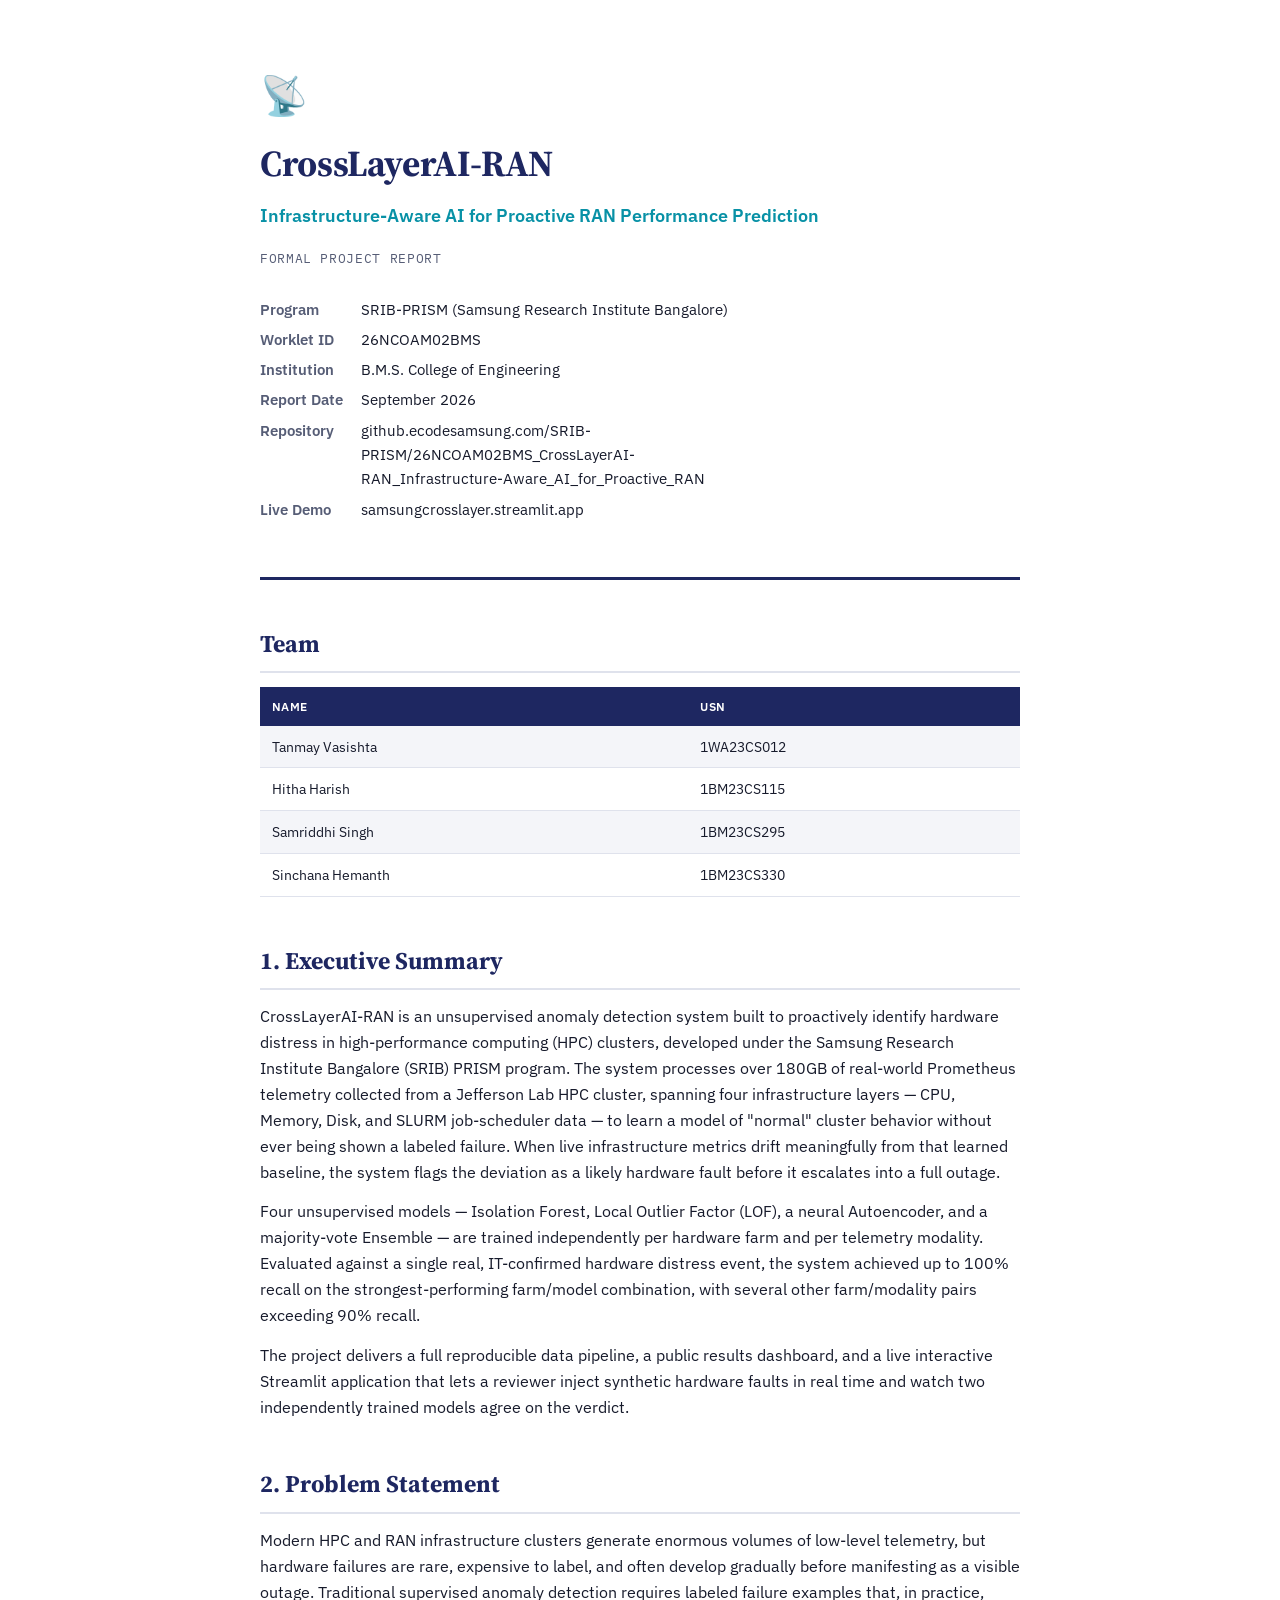
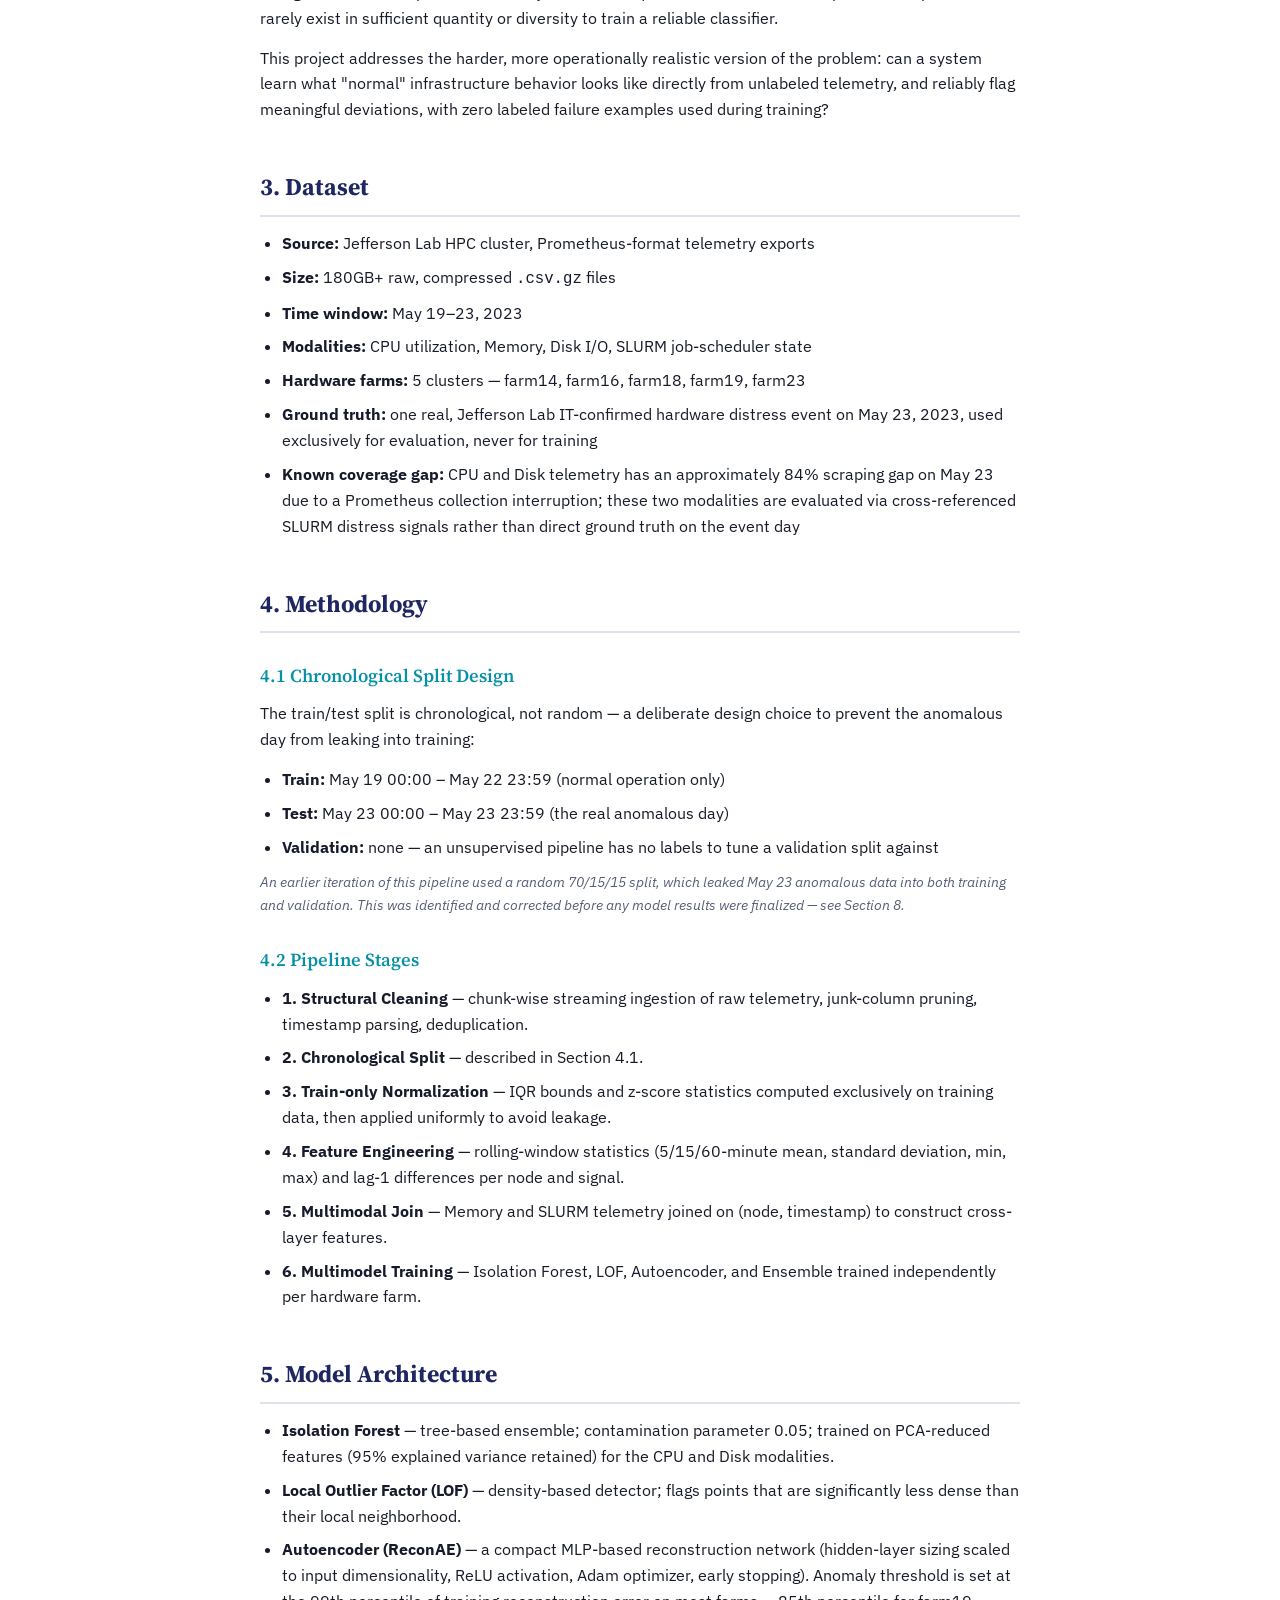
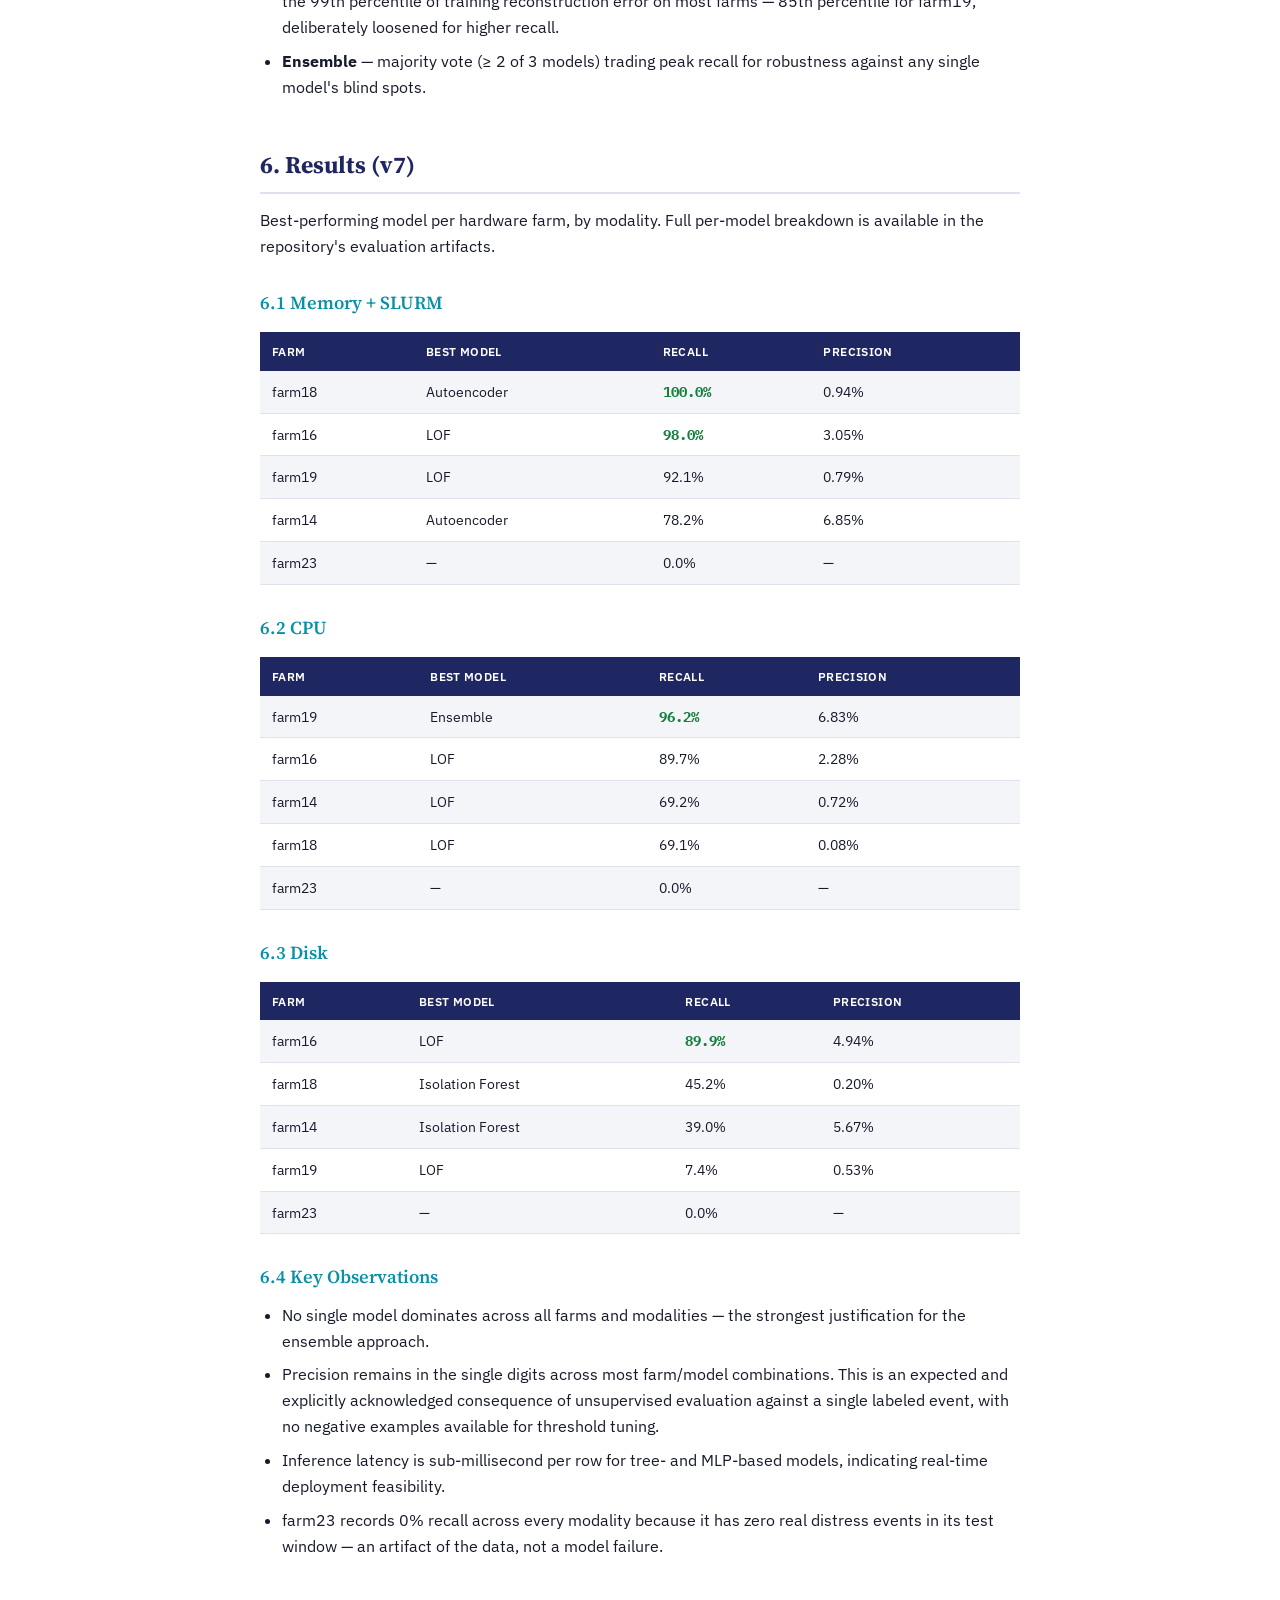
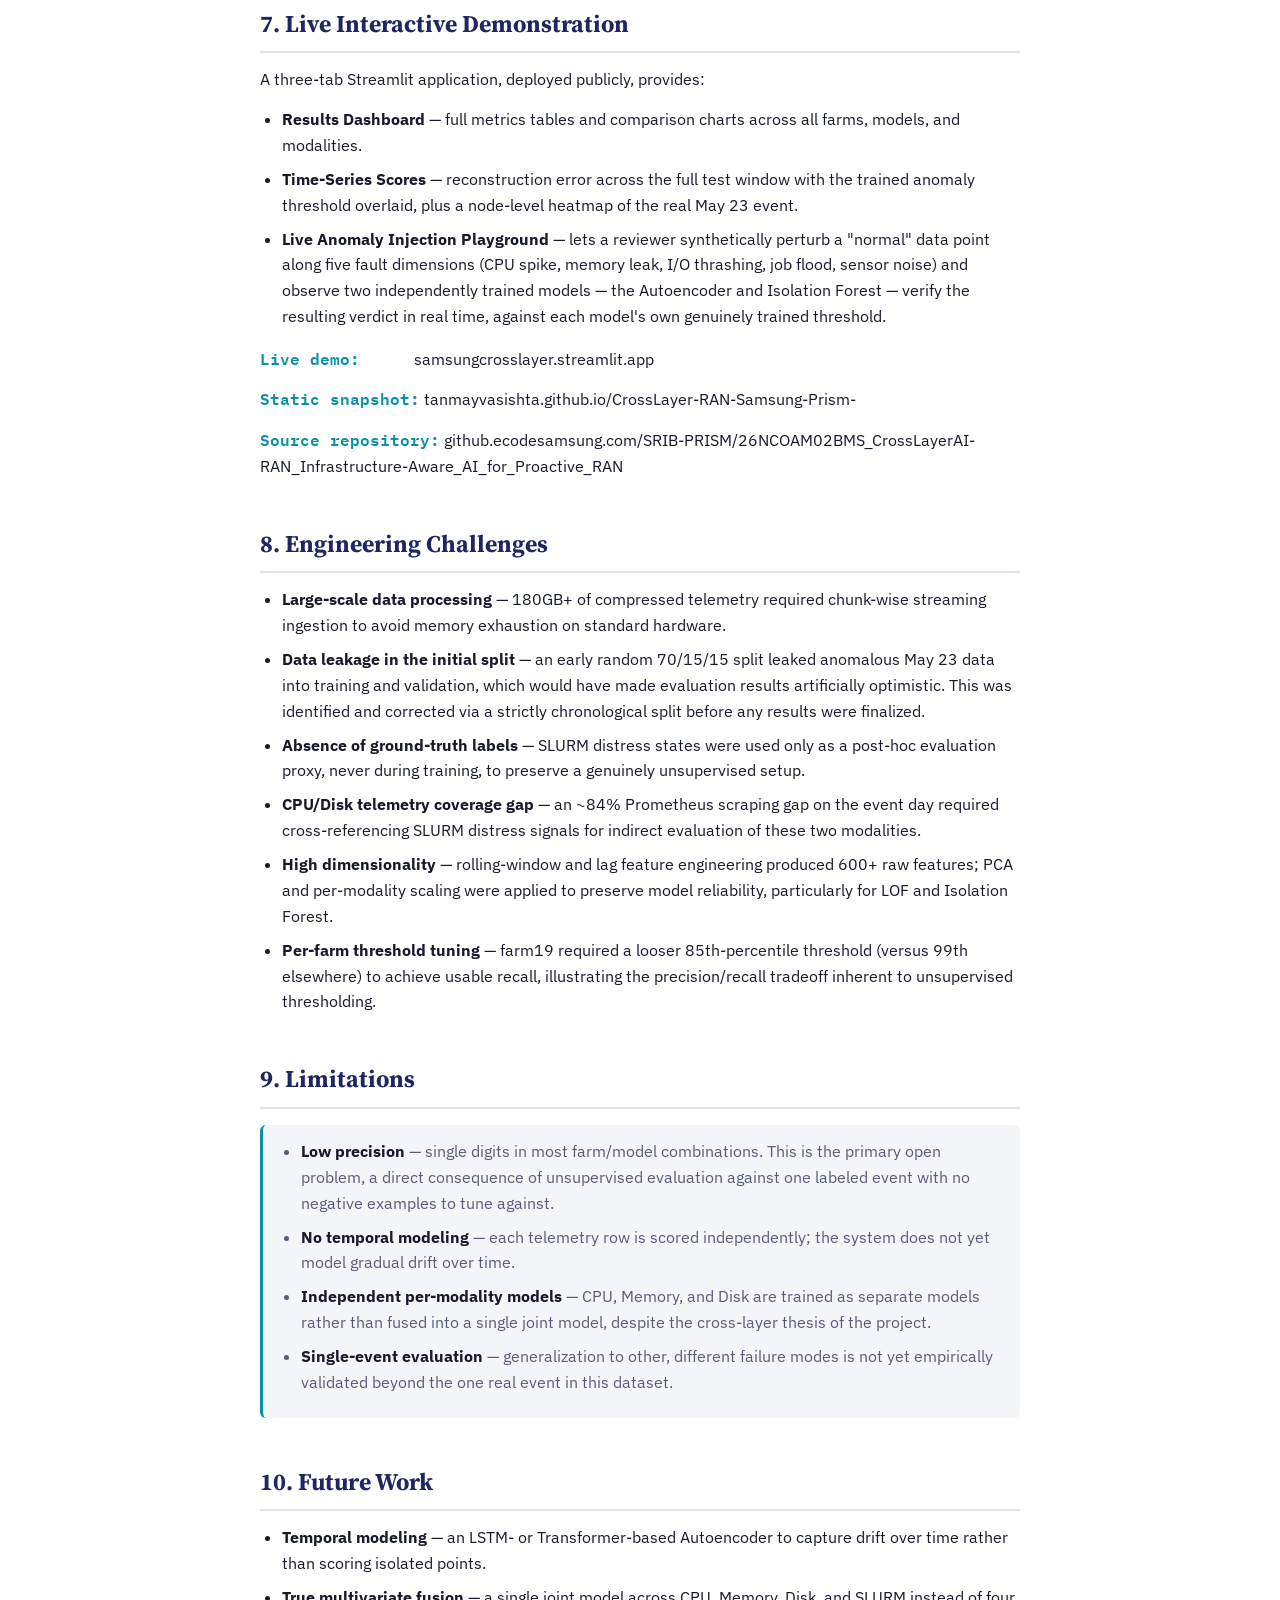
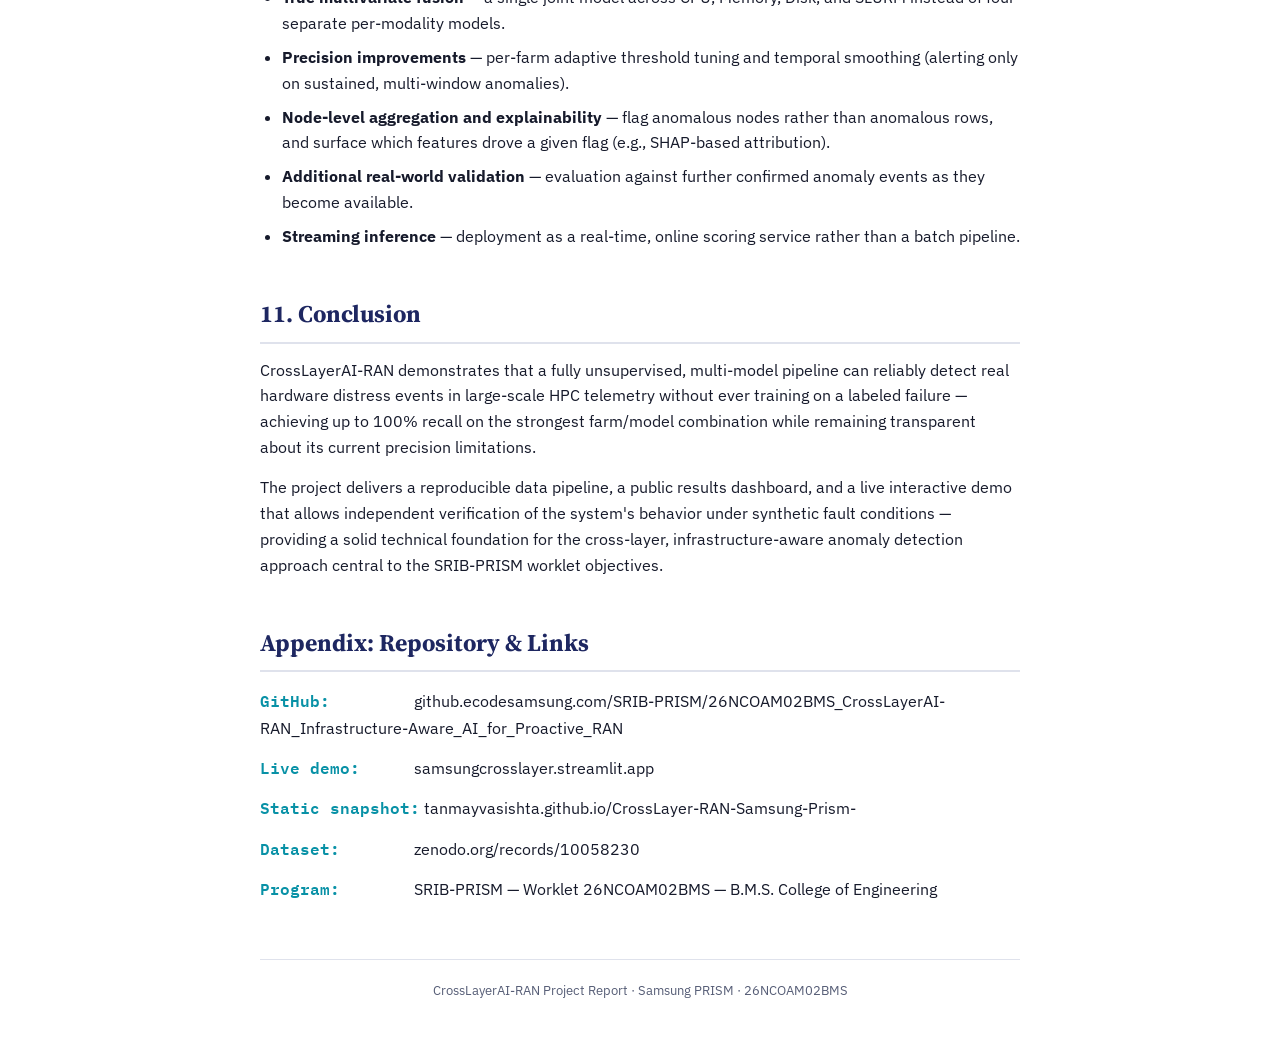
<file: project_report.html>
<!DOCTYPE html>
<html lang="en">
<head>
<meta charset="utf-8">
<title>CrossLayerAI-RAN — Project Report</title>
<meta name="viewport" content="width=device-width, initial-scale=1">
<link rel="preconnect" href="https://fonts.googleapis.com">
<link rel="preconnect" href="https://fonts.gstatic.com" crossorigin>
<link href="https://fonts.googleapis.com/css2?family=Source+Serif+4:opsz,wght@8..60,400;8..60,600;8..60,700&family=IBM+Plex+Sans:wght@400;500;600;700&family=IBM+Plex+Mono:wght@500;600&display=swap" rel="stylesheet">
<style>
  :root{
    --bg:#ffffff; --ink:#161a2b; --muted:#565d76; --line:#dfe2ec;
    --navy:#1e2761; --teal:#0891a6; --good:#15803d; --soft:#f4f5f9;
    --serif:'Source Serif 4',Georgia,serif;
    --sans:'IBM Plex Sans',system-ui,sans-serif;
    --mono:'IBM Plex Mono',ui-monospace,monospace;
  }
  *{box-sizing:border-box}
  body{background:var(--bg); color:var(--ink); font-family:var(--sans); margin:0; padding:0 20px 60px; line-height:1.65;}
  .page{max-width:760px; margin:0 auto;}

  .cover{padding:64px 0 40px; border-bottom:3px solid var(--navy); margin-bottom:40px;}
  .cover .icon{font-size:2.4rem; margin-bottom:6px;}
  .cover h1{font-family:var(--serif); font-size:2.3rem; font-weight:700; margin:0 0 6px; color:var(--navy); letter-spacing:-0.01em;}
  .cover .subtitle{font-size:1.15rem; color:var(--teal); font-weight:600; margin:0 0 18px;}
  .cover .kicker{font-family:var(--mono); font-size:0.8rem; color:var(--muted); text-transform:uppercase; letter-spacing:0.05em; margin:0 0 28px;}
  .metabox{display:grid; grid-template-columns:auto 1fr; gap:6px 18px; font-size:0.92rem; max-width:480px;}
  .metabox dt{color:var(--muted); font-weight:600;}
  .metabox dd{margin:0;}

  h2{font-family:var(--serif); font-size:1.5rem; font-weight:700; color:var(--navy); margin:44px 0 14px; padding-bottom:8px; border-bottom:2px solid var(--line);}
  h3{font-family:var(--serif); font-size:1.15rem; font-weight:600; color:var(--teal); margin:28px 0 10px;}
  p{margin:0 0 14px; font-size:0.98rem;}
  em.note{display:block; color:var(--muted); font-size:0.88rem; margin:-6px 0 16px;}

  ul{margin:0 0 16px; padding-left:22px;}
  li{margin-bottom:8px; font-size:0.98rem;}
  li strong{color:var(--ink);}

  .links dt{font-family:var(--mono); font-weight:600; color:var(--teal); display:inline-block; min-width:150px;}

  .table-scroll{overflow-x:auto; margin:14px 0 20px;}
  table{width:100%; min-width:420px; border-collapse:collapse; font-size:0.9rem;}
  th{text-align:left; background:var(--navy); color:#fff; font-weight:600; font-size:0.78rem; text-transform:uppercase; letter-spacing:0.03em; padding:9px 12px;}
  td{padding:9px 12px; border-bottom:1px solid var(--line); font-variant-numeric:tabular-nums;}
  tr:nth-child(even) td{background:var(--soft);}
  td.hi{color:var(--good); font-family:var(--mono); font-weight:700;}

  .callout{background:var(--soft); border-left:3px solid var(--teal); border-radius:6px; padding:14px 16px; margin:16px 0; font-size:0.92rem; color:var(--muted);}

  footer{margin-top:56px; padding-top:20px; border-top:1px solid var(--line); color:var(--muted); font-size:0.8rem; text-align:center;}

  @media print{
    body{padding:0;}
    .cover{padding-top:20px;}
    h2{page-break-after:avoid;}
    table{page-break-inside:avoid;}
  }
</style>
</head>
<body>
<div class="page">

  <div class="cover">
    <div class="icon">📡</div>
    <h1>CrossLayerAI-RAN</h1>
    <p class="subtitle">Infrastructure-Aware AI for Proactive RAN Performance Prediction</p>
    <p class="kicker">Formal Project Report</p>
    <dl class="metabox">
      <dt>Program</dt><dd>SRIB-PRISM (Samsung Research Institute Bangalore)</dd>
      <dt>Worklet ID</dt><dd>26NCOAM02BMS</dd>
      <dt>Institution</dt><dd>B.M.S. College of Engineering</dd>
      <dt>Report Date</dt><dd>September 2026</dd>
      <dt>Repository</dt><dd>github.ecodesamsung.com/SRIB-PRISM/26NCOAM02BMS_CrossLayerAI-RAN_Infrastructure-Aware_AI_for_Proactive_RAN</dd>
      <dt>Live Demo</dt><dd>samsungcrosslayer.streamlit.app</dd>
    </dl>
  </div>

  <h2>Team</h2>
  <div class="table-scroll">
    <table>
      <tr><th>Name</th><th>USN</th></tr>
      <tr><td>Tanmay Vasishta</td><td>1WA23CS012</td></tr>
      <tr><td>Hitha Harish</td><td>1BM23CS115</td></tr>
      <tr><td>Samriddhi Singh</td><td>1BM23CS295</td></tr>
      <tr><td>Sinchana Hemanth</td><td>1BM23CS330</td></tr>
    </table>
  </div>

  <h2>1. Executive Summary</h2>
  <p>CrossLayerAI-RAN is an unsupervised anomaly detection system built to proactively identify hardware distress in high-performance computing (HPC) clusters, developed under the Samsung Research Institute Bangalore (SRIB) PRISM program. The system processes over 180GB of real-world Prometheus telemetry collected from a Jefferson Lab HPC cluster, spanning four infrastructure layers — CPU, Memory, Disk, and SLURM job-scheduler data — to learn a model of "normal" cluster behavior without ever being shown a labeled failure. When live infrastructure metrics drift meaningfully from that learned baseline, the system flags the deviation as a likely hardware fault before it escalates into a full outage.</p>
  <p>Four unsupervised models — Isolation Forest, Local Outlier Factor (LOF), a neural Autoencoder, and a majority-vote Ensemble — are trained independently per hardware farm and per telemetry modality. Evaluated against a single real, IT-confirmed hardware distress event, the system achieved up to 100% recall on the strongest-performing farm/model combination, with several other farm/modality pairs exceeding 90% recall.</p>
  <p>The project delivers a full reproducible data pipeline, a public results dashboard, and a live interactive Streamlit application that lets a reviewer inject synthetic hardware faults in real time and watch two independently trained models agree on the verdict.</p>

  <h2>2. Problem Statement</h2>
  <p>Modern HPC and RAN infrastructure clusters generate enormous volumes of low-level telemetry, but hardware failures are rare, expensive to label, and often develop gradually before manifesting as a visible outage. Traditional supervised anomaly detection requires labeled failure examples that, in practice, rarely exist in sufficient quantity or diversity to train a reliable classifier.</p>
  <p>This project addresses the harder, more operationally realistic version of the problem: can a system learn what "normal" infrastructure behavior looks like directly from unlabeled telemetry, and reliably flag meaningful deviations, with zero labeled failure examples used during training?</p>

  <h2>3. Dataset</h2>
  <ul>
    <li><strong>Source:</strong> Jefferson Lab HPC cluster, Prometheus-format telemetry exports</li>
    <li><strong>Size:</strong> 180GB+ raw, compressed <code>.csv.gz</code> files</li>
    <li><strong>Time window:</strong> May 19–23, 2023</li>
    <li><strong>Modalities:</strong> CPU utilization, Memory, Disk I/O, SLURM job-scheduler state</li>
    <li><strong>Hardware farms:</strong> 5 clusters — farm14, farm16, farm18, farm19, farm23</li>
    <li><strong>Ground truth:</strong> one real, Jefferson Lab IT-confirmed hardware distress event on May 23, 2023, used exclusively for evaluation, never for training</li>
    <li><strong>Known coverage gap:</strong> CPU and Disk telemetry has an approximately 84% scraping gap on May 23 due to a Prometheus collection interruption; these two modalities are evaluated via cross-referenced SLURM distress signals rather than direct ground truth on the event day</li>
  </ul>

  <h2>4. Methodology</h2>
  <h3>4.1 Chronological Split Design</h3>
  <p>The train/test split is chronological, not random — a deliberate design choice to prevent the anomalous day from leaking into training:</p>
  <ul>
    <li><strong>Train:</strong> May 19 00:00 – May 22 23:59 (normal operation only)</li>
    <li><strong>Test:</strong> May 23 00:00 – May 23 23:59 (the real anomalous day)</li>
    <li><strong>Validation:</strong> none — an unsupervised pipeline has no labels to tune a validation split against</li>
  </ul>
  <em class="note">An earlier iteration of this pipeline used a random 70/15/15 split, which leaked May 23 anomalous data into both training and validation. This was identified and corrected before any model results were finalized — see Section 8.</em>

  <h3>4.2 Pipeline Stages</h3>
  <ul>
    <li><strong>1. Structural Cleaning</strong> — chunk-wise streaming ingestion of raw telemetry, junk-column pruning, timestamp parsing, deduplication.</li>
    <li><strong>2. Chronological Split</strong> — described in Section 4.1.</li>
    <li><strong>3. Train-only Normalization</strong> — IQR bounds and z-score statistics computed exclusively on training data, then applied uniformly to avoid leakage.</li>
    <li><strong>4. Feature Engineering</strong> — rolling-window statistics (5/15/60-minute mean, standard deviation, min, max) and lag-1 differences per node and signal.</li>
    <li><strong>5. Multimodal Join</strong> — Memory and SLURM telemetry joined on (node, timestamp) to construct cross-layer features.</li>
    <li><strong>6. Multimodel Training</strong> — Isolation Forest, LOF, Autoencoder, and Ensemble trained independently per hardware farm.</li>
  </ul>

  <h2>5. Model Architecture</h2>
  <ul>
    <li><strong>Isolation Forest</strong> — tree-based ensemble; contamination parameter 0.05; trained on PCA-reduced features (95% explained variance retained) for the CPU and Disk modalities.</li>
    <li><strong>Local Outlier Factor (LOF)</strong> — density-based detector; flags points that are significantly less dense than their local neighborhood.</li>
    <li><strong>Autoencoder (ReconAE)</strong> — a compact MLP-based reconstruction network (hidden-layer sizing scaled to input dimensionality, ReLU activation, Adam optimizer, early stopping). Anomaly threshold is set at the 99th percentile of training reconstruction error on most farms — 85th percentile for farm19, deliberately loosened for higher recall.</li>
    <li><strong>Ensemble</strong> — majority vote (≥ 2 of 3 models) trading peak recall for robustness against any single model's blind spots.</li>
  </ul>

  <h2>6. Results (v7)</h2>
  <p>Best-performing model per hardware farm, by modality. Full per-model breakdown is available in the repository's evaluation artifacts.</p>

  <h3>6.1 Memory + SLURM</h3>
  <div class="table-scroll">
    <table>
      <tr><th>Farm</th><th>Best Model</th><th>Recall</th><th>Precision</th></tr>
      <tr><td>farm18</td><td>Autoencoder</td><td class="hi">100.0%</td><td>0.94%</td></tr>
      <tr><td>farm16</td><td>LOF</td><td class="hi">98.0%</td><td>3.05%</td></tr>
      <tr><td>farm19</td><td>LOF</td><td>92.1%</td><td>0.79%</td></tr>
      <tr><td>farm14</td><td>Autoencoder</td><td>78.2%</td><td>6.85%</td></tr>
      <tr><td>farm23</td><td>—</td><td>0.0%</td><td>—</td></tr>
    </table>
  </div>

  <h3>6.2 CPU</h3>
  <div class="table-scroll">
    <table>
      <tr><th>Farm</th><th>Best Model</th><th>Recall</th><th>Precision</th></tr>
      <tr><td>farm19</td><td>Ensemble</td><td class="hi">96.2%</td><td>6.83%</td></tr>
      <tr><td>farm16</td><td>LOF</td><td>89.7%</td><td>2.28%</td></tr>
      <tr><td>farm14</td><td>LOF</td><td>69.2%</td><td>0.72%</td></tr>
      <tr><td>farm18</td><td>LOF</td><td>69.1%</td><td>0.08%</td></tr>
      <tr><td>farm23</td><td>—</td><td>0.0%</td><td>—</td></tr>
    </table>
  </div>

  <h3>6.3 Disk</h3>
  <div class="table-scroll">
    <table>
      <tr><th>Farm</th><th>Best Model</th><th>Recall</th><th>Precision</th></tr>
      <tr><td>farm16</td><td>LOF</td><td class="hi">89.9%</td><td>4.94%</td></tr>
      <tr><td>farm18</td><td>Isolation Forest</td><td>45.2%</td><td>0.20%</td></tr>
      <tr><td>farm14</td><td>Isolation Forest</td><td>39.0%</td><td>5.67%</td></tr>
      <tr><td>farm19</td><td>LOF</td><td>7.4%</td><td>0.53%</td></tr>
      <tr><td>farm23</td><td>—</td><td>0.0%</td><td>—</td></tr>
    </table>
  </div>

  <h3>6.4 Key Observations</h3>
  <ul>
    <li>No single model dominates across all farms and modalities — the strongest justification for the ensemble approach.</li>
    <li>Precision remains in the single digits across most farm/model combinations. This is an expected and explicitly acknowledged consequence of unsupervised evaluation against a single labeled event, with no negative examples available for threshold tuning.</li>
    <li>Inference latency is sub-millisecond per row for tree- and MLP-based models, indicating real-time deployment feasibility.</li>
    <li>farm23 records 0% recall across every modality because it has zero real distress events in its test window — an artifact of the data, not a model failure.</li>
  </ul>

  <h2>7. Live Interactive Demonstration</h2>
  <p>A three-tab Streamlit application, deployed publicly, provides:</p>
  <ul>
    <li><strong>Results Dashboard</strong> — full metrics tables and comparison charts across all farms, models, and modalities.</li>
    <li><strong>Time-Series Scores</strong> — reconstruction error across the full test window with the trained anomaly threshold overlaid, plus a node-level heatmap of the real May 23 event.</li>
    <li><strong>Live Anomaly Injection Playground</strong> — lets a reviewer synthetically perturb a "normal" data point along five fault dimensions (CPU spike, memory leak, I/O thrashing, job flood, sensor noise) and observe two independently trained models — the Autoencoder and Isolation Forest — verify the resulting verdict in real time, against each model's own genuinely trained threshold.</li>
  </ul>
  <dl class="links">
    <p><dt>Live demo:</dt> samsungcrosslayer.streamlit.app</p>
    <p><dt>Static snapshot:</dt> tanmayvasishta.github.io/CrossLayer-RAN-Samsung-Prism-</p>
    <p><dt>Source repository:</dt> github.ecodesamsung.com/SRIB-PRISM/26NCOAM02BMS_CrossLayerAI-RAN_Infrastructure-Aware_AI_for_Proactive_RAN</p>
  </dl>

  <h2>8. Engineering Challenges</h2>
  <ul>
    <li><strong>Large-scale data processing</strong> — 180GB+ of compressed telemetry required chunk-wise streaming ingestion to avoid memory exhaustion on standard hardware.</li>
    <li><strong>Data leakage in the initial split</strong> — an early random 70/15/15 split leaked anomalous May 23 data into training and validation, which would have made evaluation results artificially optimistic. This was identified and corrected via a strictly chronological split before any results were finalized.</li>
    <li><strong>Absence of ground-truth labels</strong> — SLURM distress states were used only as a post-hoc evaluation proxy, never during training, to preserve a genuinely unsupervised setup.</li>
    <li><strong>CPU/Disk telemetry coverage gap</strong> — an ~84% Prometheus scraping gap on the event day required cross-referencing SLURM distress signals for indirect evaluation of these two modalities.</li>
    <li><strong>High dimensionality</strong> — rolling-window and lag feature engineering produced 600+ raw features; PCA and per-modality scaling were applied to preserve model reliability, particularly for LOF and Isolation Forest.</li>
    <li><strong>Per-farm threshold tuning</strong> — farm19 required a looser 85th-percentile threshold (versus 99th elsewhere) to achieve usable recall, illustrating the precision/recall tradeoff inherent to unsupervised thresholding.</li>
  </ul>

  <h2>9. Limitations</h2>
  <div class="callout">
  <ul style="margin-bottom:0;">
    <li><strong>Low precision</strong> — single digits in most farm/model combinations. This is the primary open problem, a direct consequence of unsupervised evaluation against one labeled event with no negative examples to tune against.</li>
    <li><strong>No temporal modeling</strong> — each telemetry row is scored independently; the system does not yet model gradual drift over time.</li>
    <li><strong>Independent per-modality models</strong> — CPU, Memory, and Disk are trained as separate models rather than fused into a single joint model, despite the cross-layer thesis of the project.</li>
    <li><strong>Single-event evaluation</strong> — generalization to other, different failure modes is not yet empirically validated beyond the one real event in this dataset.</li>
  </ul>
  </div>

  <h2>10. Future Work</h2>
  <ul>
    <li><strong>Temporal modeling</strong> — an LSTM- or Transformer-based Autoencoder to capture drift over time rather than scoring isolated points.</li>
    <li><strong>True multivariate fusion</strong> — a single joint model across CPU, Memory, Disk, and SLURM instead of four separate per-modality models.</li>
    <li><strong>Precision improvements</strong> — per-farm adaptive threshold tuning and temporal smoothing (alerting only on sustained, multi-window anomalies).</li>
    <li><strong>Node-level aggregation and explainability</strong> — flag anomalous nodes rather than anomalous rows, and surface which features drove a given flag (e.g., SHAP-based attribution).</li>
    <li><strong>Additional real-world validation</strong> — evaluation against further confirmed anomaly events as they become available.</li>
    <li><strong>Streaming inference</strong> — deployment as a real-time, online scoring service rather than a batch pipeline.</li>
  </ul>

  <h2>11. Conclusion</h2>
  <p>CrossLayerAI-RAN demonstrates that a fully unsupervised, multi-model pipeline can reliably detect real hardware distress events in large-scale HPC telemetry without ever training on a labeled failure — achieving up to 100% recall on the strongest farm/model combination while remaining transparent about its current precision limitations.</p>
  <p>The project delivers a reproducible data pipeline, a public results dashboard, and a live interactive demo that allows independent verification of the system's behavior under synthetic fault conditions — providing a solid technical foundation for the cross-layer, infrastructure-aware anomaly detection approach central to the SRIB-PRISM worklet objectives.</p>

  <h2>Appendix: Repository &amp; Links</h2>
  <dl class="links">
    <p><dt>GitHub:</dt> github.ecodesamsung.com/SRIB-PRISM/26NCOAM02BMS_CrossLayerAI-RAN_Infrastructure-Aware_AI_for_Proactive_RAN</p>
    <p><dt>Live demo:</dt> samsungcrosslayer.streamlit.app</p>
    <p><dt>Static snapshot:</dt> tanmayvasishta.github.io/CrossLayer-RAN-Samsung-Prism-</p>
    <p><dt>Dataset:</dt> zenodo.org/records/10058230</p>
    <p><dt>Program:</dt> SRIB-PRISM — Worklet 26NCOAM02BMS — B.M.S. College of Engineering</p>
  </dl>

  <footer>CrossLayerAI-RAN Project Report · Samsung PRISM · 26NCOAM02BMS</footer>

</div>
</body>
</html>
</file>
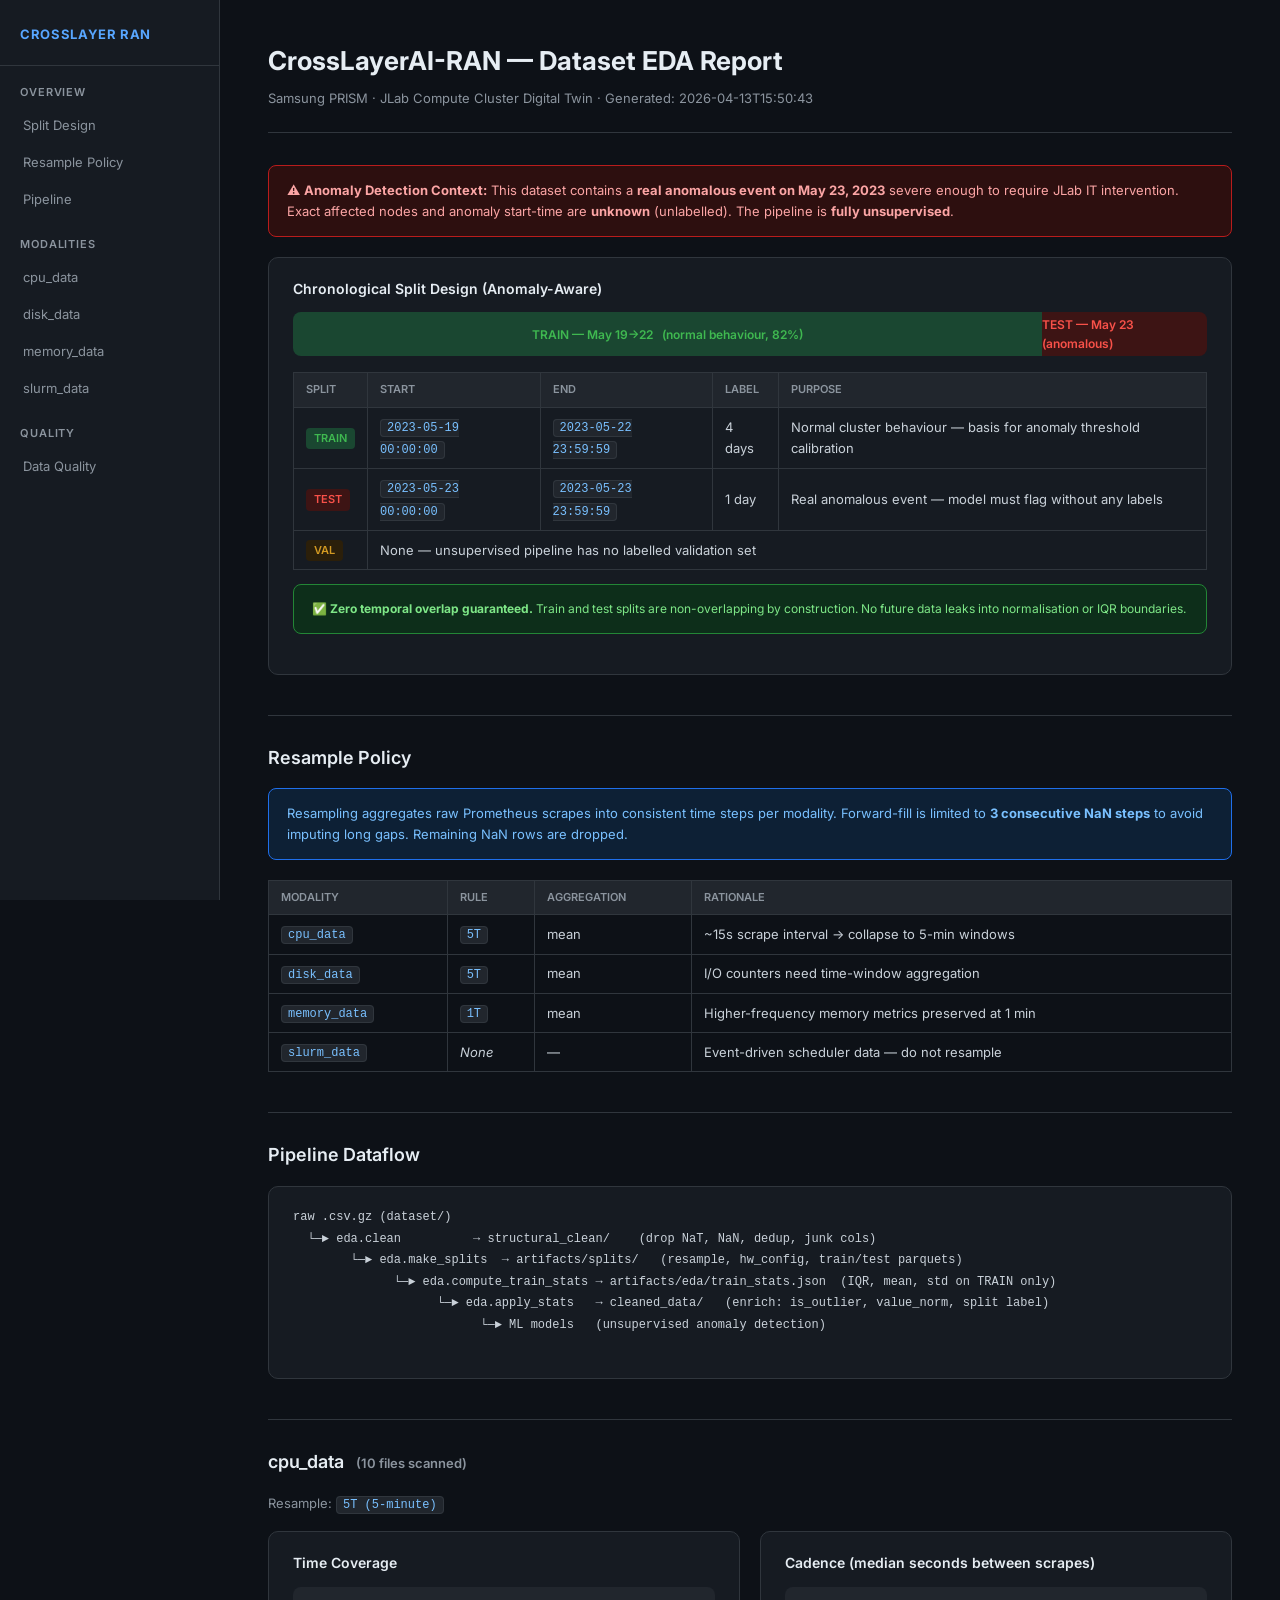
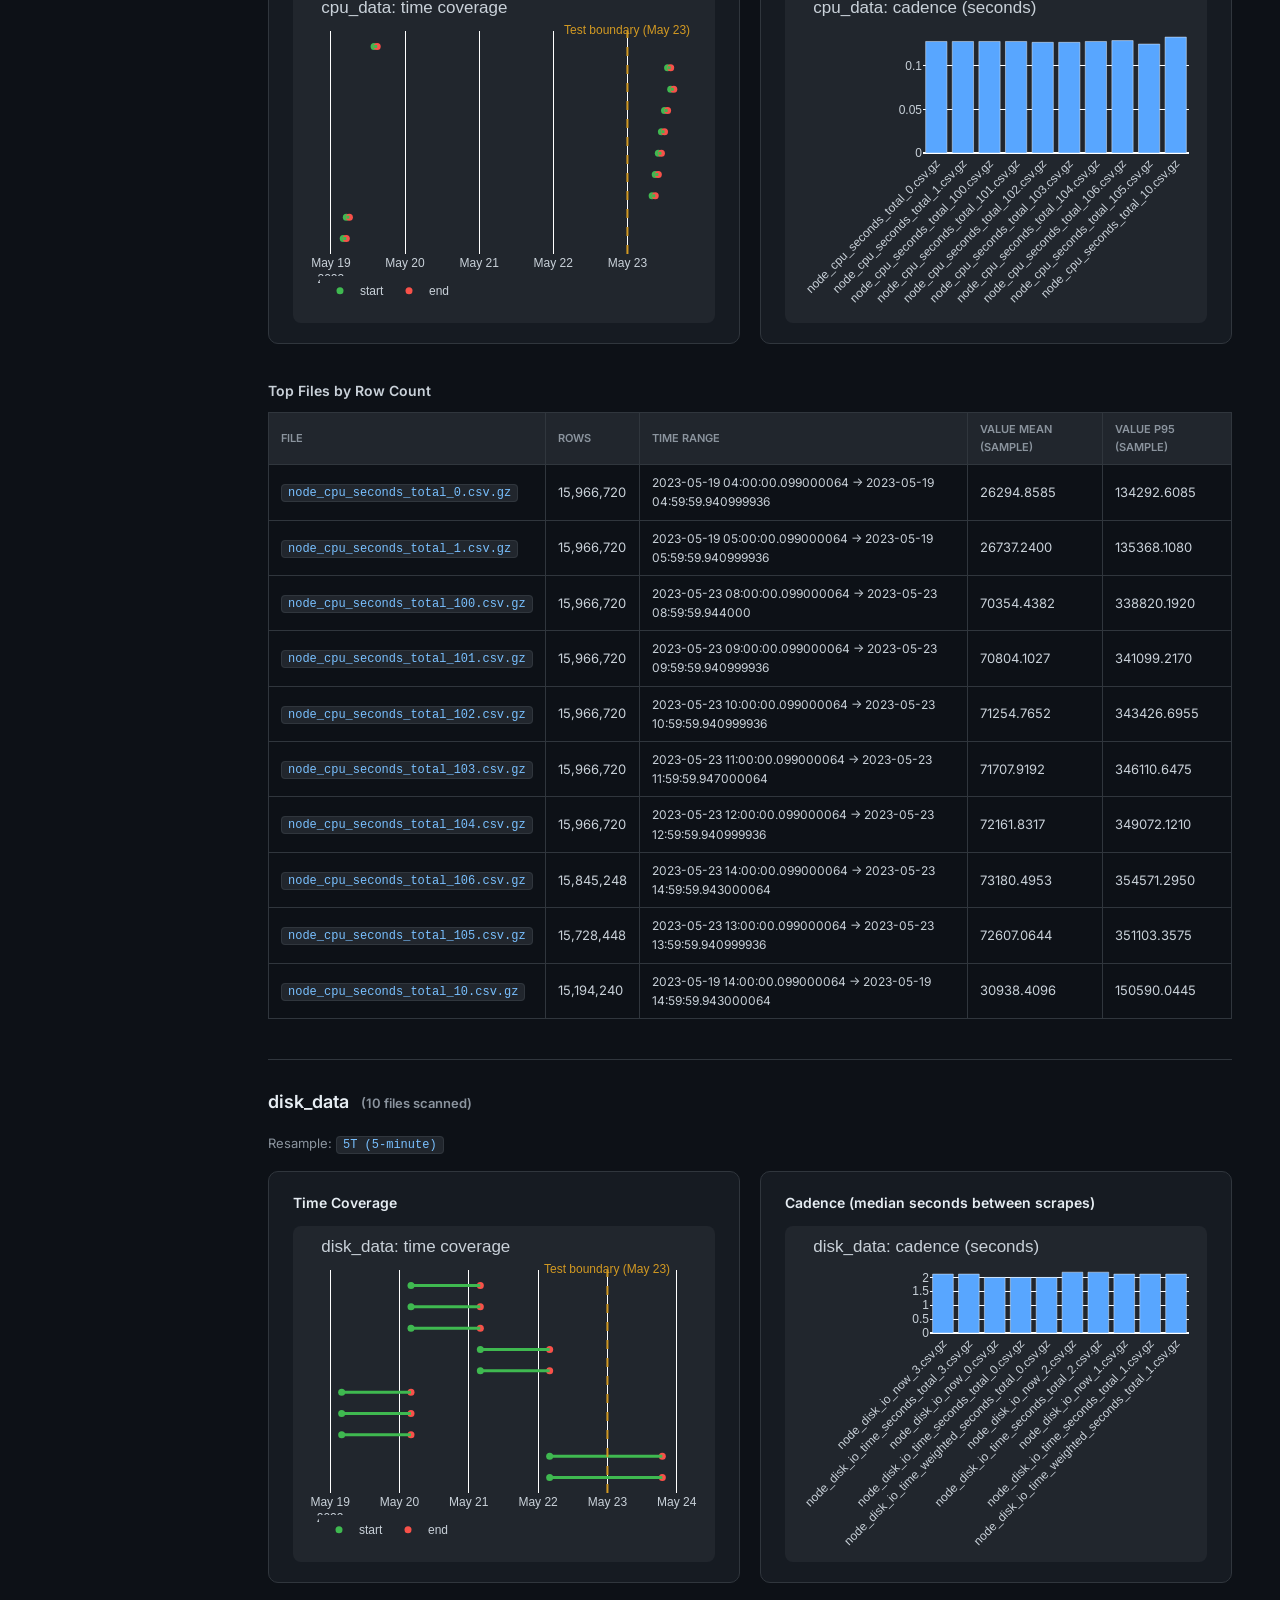
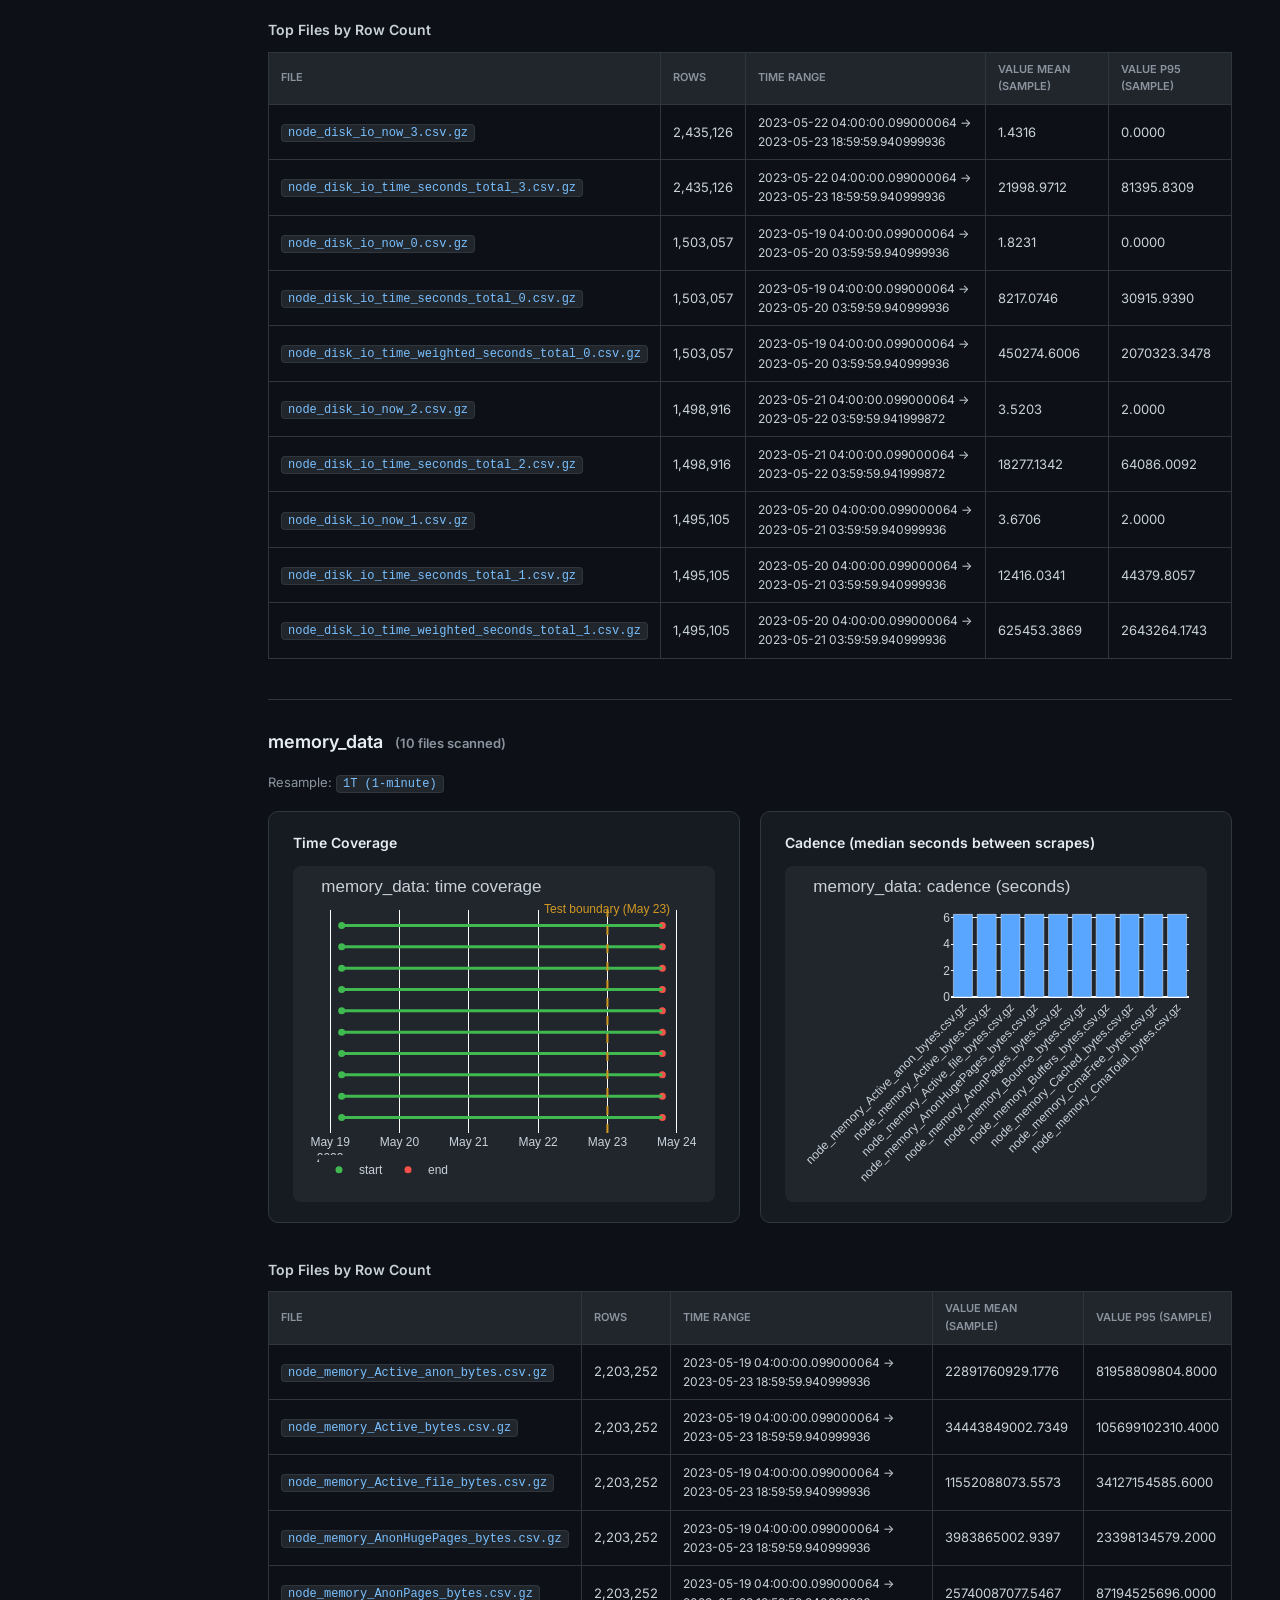
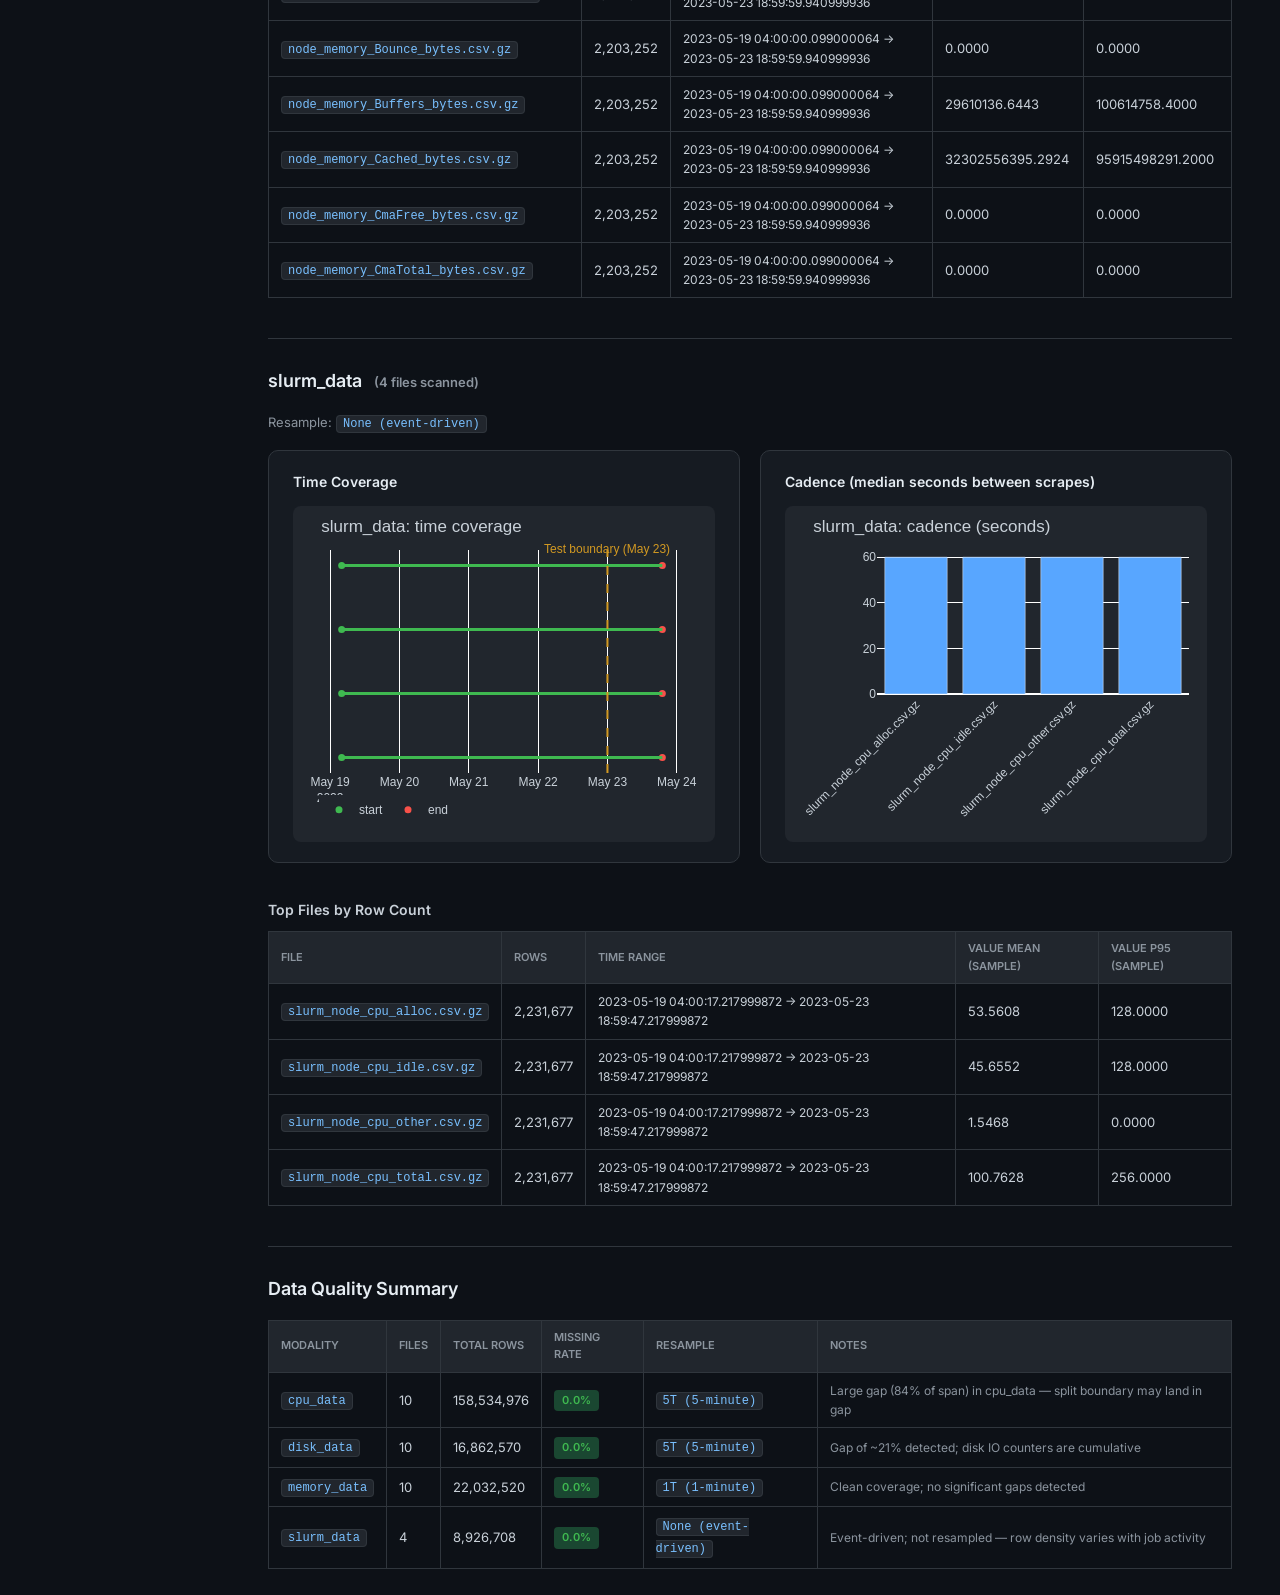
<file: demo/eda_report.html>
<!doctype html>
<html lang="en">
<head>
  <meta charset="utf-8"/>
  <meta name="viewport" content="width=device-width, initial-scale=1"/>
  <title>CrossLayerAI-RAN EDA Report</title>
  <link href="https://fonts.googleapis.com/css2?family=Inter:wght@300;400;500;600;700&display=swap" rel="stylesheet"/>
  <script src="https://cdn.plot.ly/plotly-2.30.0.min.js"></script>
  <style>
    :root {
      --bg:       #0d1117;
      --surface:  #161b22;
      --surface2: #21262d;
      --border:   #30363d;
      --accent:   #58a6ff;
      --accent2:  #3fb950;
      --warn:     #d29922;
      --danger:   #f85149;
      --text:     #c9d1d9;
      --text-muted: #8b949e;
      --train-col: #3fb950;
      --test-col:  #f85149;
    }
    *, *::before, *::after { box-sizing: border-box; margin: 0; padding: 0; }
    body {
      font-family: 'Inter', system-ui, -apple-system, sans-serif;
      background: var(--bg);
      color: var(--text);
      font-size: 14px;
      line-height: 1.6;
    }
    /* ── Sidebar nav ── */
    .sidebar {
      position: fixed; top: 0; left: 0; height: 100vh; width: 220px;
      background: var(--surface); border-right: 1px solid var(--border);
      overflow-y: auto; padding: 24px 0; z-index: 100;
    }
    .sidebar-logo {
      color: var(--accent); font-size: 13px; font-weight: 700;
      padding: 0 20px 20px; letter-spacing: .05em; text-transform: uppercase;
      border-bottom: 1px solid var(--border); margin-bottom: 12px;
    }
    .sidebar a {
      display: block; padding: 8px 20px; color: var(--text-muted);
      text-decoration: none; font-size: 13px; border-left: 3px solid transparent;
      transition: all .15s;
    }
    .sidebar a:hover { color: var(--text); background: var(--surface2); border-left-color: var(--accent); }
    .sidebar-section { padding: 6px 20px; font-size: 11px; font-weight: 600;
      color: var(--text-muted); text-transform: uppercase; letter-spacing: .08em; margin-top: 12px; }
    /* ── Main content ── */
    .main { margin-left: 220px; padding: 40px 48px; max-width: 1400px; }
    .page-header { margin-bottom: 32px; padding-bottom: 24px; border-bottom: 1px solid var(--border); }
    .page-header h1 { font-size: 26px; font-weight: 700; color: #e6edf3; margin-bottom: 6px; }
    .page-header .meta { color: var(--text-muted); font-size: 13px; }
    /* ── Alert banners ── */
    .alert { border-radius: 8px; padding: 14px 18px; margin-bottom: 20px; font-size: 13px; border: 1px solid; }
    .alert-info  { background: #0d2035; border-color: #1f6feb; color: #79c0ff; }
    .alert-warn  { background: #2b1f0a; border-color: #9e6a03; color: #e3b341; }
    .alert-danger{ background: #2d0f0f; border-color: #b91c1c; color: #fca5a5; }
    .alert-ok    { background: #0d2e1a; border-color: #238636; color: #7ee787; }
    /* ── Cards ── */
    .card { background: var(--surface); border: 1px solid var(--border); border-radius: 10px; padding: 20px 24px; margin-bottom: 20px; }
    .card-title { font-size: 14px; font-weight: 600; color: #e6edf3; margin-bottom: 12px; }
    /* ── Split timeline ── */
    .split-bar-wrap { display: flex; height: 44px; border-radius: 8px; overflow: hidden; margin: 12px 0; }
    .split-bar { display: flex; align-items: center; justify-content: center;
      font-size: 12px; font-weight: 600; transition: filter .2s; }
    .split-bar:hover { filter: brightness(1.2); }
    .bar-train { background: #1a4731; color: var(--train-col); }
    .bar-test  { background: #3d1414; color: var(--test-col); }
    /* ── Stats grid ── */
    .stats-grid { display: grid; grid-template-columns: repeat(auto-fill, minmax(200px, 1fr)); gap: 12px; margin-bottom: 20px; }
    .stat-chip { background: var(--surface2); border: 1px solid var(--border); border-radius: 8px;
      padding: 12px 16px; }
    .stat-chip .val { font-size: 22px; font-weight: 700; color: var(--accent); }
    .stat-chip .lbl { font-size: 11px; color: var(--text-muted); text-transform: uppercase; margin-top: 4px; }
    /* ── Resample table ── */
    table { border-collapse: collapse; width: 100%; font-size: 13px; }
    thead tr { background: var(--surface2); }
    th, td { padding: 8px 12px; border: 1px solid var(--border); text-align: left; }
    th { color: var(--text-muted); font-weight: 600; font-size: 11px; text-transform: uppercase; }
    tr:hover td { background: var(--surface2); }
    code { background: var(--surface2); border: 1px solid var(--border); border-radius: 4px;
      padding: 1px 6px; font-size: 12px; color: #79c0ff; }
    .badge { display: inline-block; border-radius: 4px; padding: 2px 8px; font-size: 11px; font-weight: 600; }
    .badge-ok   { background: #1a4731; color: var(--train-col); }
    .badge-warn { background: #2b1f0a; color: var(--warn); }
    .badge-danger{ background: #3d1414; color: var(--test-col); }
    /* ── Section ── */
    .section { margin-top: 40px; padding-top: 28px; border-top: 1px solid var(--border); }
    h2 { font-size: 18px; font-weight: 600; color: #e6edf3; margin-bottom: 16px; }
    h3 { font-size: 14px; font-weight: 600; color: var(--text); margin: 16px 0 10px; }
    .grid-2 { display: grid; grid-template-columns: 1fr 1fr; gap: 20px; }
    @media (max-width: 900px) { .grid-2 { grid-template-columns: 1fr; } }
    /* Plotly iframe fixup */
    .plotly-container { background: var(--surface2); border-radius: 8px; overflow: hidden; padding: 8px; margin-top: 8px; }
  </style>
</head>
<body>

<!-- ── Sidebar ── -->
<nav class="sidebar">
  <div class="sidebar-logo">CrossLayer RAN</div>
  <div class="sidebar-section">Overview</div>
  <a href="#overview">Split Design</a>
  <a href="#resample">Resample Policy</a>
  <a href="#dataflow">Pipeline</a>
  <div class="sidebar-section">Modalities</div>
  
  <a href="#cpu_data">cpu_data</a>
  
  <a href="#disk_data">disk_data</a>
  
  <a href="#memory_data">memory_data</a>
  
  <a href="#slurm_data">slurm_data</a>
  
  <div class="sidebar-section">Quality</div>
  <a href="#quality">Data Quality</a>
</nav>

<!-- ── Main ── -->
<div class="main">
  <div class="page-header">
    <h1>CrossLayerAI-RAN — Dataset EDA Report</h1>
    <div class="meta">Samsung PRISM · JLab Compute Cluster Digital Twin · Generated: 2026-04-13T15:50:43</div>
  </div>

  <!-- ── Split design ── -->
  <div id="overview">
    <div class="alert alert-danger">
      ⚠️ <strong>Anomaly Detection Context:</strong>
      This dataset contains a <strong>real anomalous event on May 23, 2023</strong> severe enough to require JLab IT intervention.
      Exact affected nodes and anomaly start-time are <strong>unknown</strong> (unlabelled).
      The pipeline is <strong>fully unsupervised</strong>.
    </div>

    <div class="card">
      <div class="card-title">Chronological Split Design (Anomaly-Aware)</div>
      <div class="split-bar-wrap">
        <div class="split-bar bar-train" style="width: 82%">
          TRAIN — May 19→22 &nbsp; (normal behaviour, 82%)
        </div>
        <div class="split-bar bar-test" style="width: 18%">
          TEST — May 23 &nbsp; (anomalous)
        </div>
      </div>
      <table style="margin-top: 16px;">
        <thead>
          <tr><th>Split</th><th>Start</th><th>End</th><th>Label</th><th>Purpose</th></tr>
        </thead>
        <tbody>
          <tr>
            <td><span class="badge badge-ok">TRAIN</span></td>
            <td><code>2023-05-19 00:00:00</code></td>
            <td><code>2023-05-22 23:59:59</code></td>
            <td>4 days</td>
            <td>Normal cluster behaviour — basis for anomaly threshold calibration</td>
          </tr>
          <tr>
            <td><span class="badge badge-danger">TEST</span></td>
            <td><code>2023-05-23 00:00:00</code></td>
            <td><code>2023-05-23 23:59:59</code></td>
            <td>1 day</td>
            <td>Real anomalous event — model must flag without any labels</td>
          </tr>
          <tr>
            <td><span class="badge badge-warn">VAL</span></td>
            <td colspan="4">None — unsupervised pipeline has no labelled validation set</td>
          </tr>
        </tbody>
      </table>
      <div class="alert alert-ok" style="margin-top: 14px; font-size: 12px;">
        ✅ <strong>Zero temporal overlap guaranteed.</strong>
        Train and test splits are non-overlapping by construction.
        No future data leaks into normalisation or IQR boundaries.
      </div>
    </div>
  </div>

  <!-- ── Resample policy ── -->
  <div id="resample" class="section">
    <h2>Resample Policy</h2>
    <div class="alert alert-info">
      Resampling aggregates raw Prometheus scrapes into consistent time steps per modality.
      Forward-fill is limited to <strong>3 consecutive NaN steps</strong> to avoid imputing long gaps.
      Remaining NaN rows are dropped.
    </div>
    <table>
      <thead><tr><th>Modality</th><th>Rule</th><th>Aggregation</th><th>Rationale</th></tr></thead>
      <tbody>
        <tr><td><code>cpu_data</code></td>    <td><code>5T</code></td>   <td>mean</td><td>~15s scrape interval → collapse to 5-min windows</td></tr>
        <tr><td><code>disk_data</code></td>   <td><code>5T</code></td>   <td>mean</td><td>I/O counters need time-window aggregation</td></tr>
        <tr><td><code>memory_data</code></td> <td><code>1T</code></td>   <td>mean</td><td>Higher-frequency memory metrics preserved at 1 min</td></tr>
        <tr><td><code>slurm_data</code></td>  <td><em>None</em></td>     <td>—</td>  <td>Event-driven scheduler data — do not resample</td></tr>
      </tbody>
    </table>
  </div>

  <!-- ── Pipeline dataflow ── -->
  <div id="dataflow" class="section">
    <h2>Pipeline Dataflow</h2>
    <div class="card">
      <pre style="color: var(--text); font-size: 12px; line-height: 1.8; overflow-x: auto;">
raw .csv.gz (dataset/)
  └─► eda.clean          → structural_clean/    (drop NaT, NaN, dedup, junk cols)
        └─► eda.make_splits  → artifacts/splits/   (resample, hw_config, train/test parquets)
              └─► eda.compute_train_stats → artifacts/eda/train_stats.json  (IQR, mean, std on TRAIN only)
                    └─► eda.apply_stats   → cleaned_data/   (enrich: is_outlier, value_norm, split label)
                          └─► ML models   (unsupervised anomaly detection)
      </pre>
    </div>
  </div>

  <!-- ── Per-modality sections ── -->
  
  <div id="cpu_data" class="section">
    <h2>cpu_data &nbsp;
      <small style="font-size: 13px; color: var(--text-muted);">(10 files scanned)</small>
    </h2>
    <p style="color: var(--text-muted); font-size: 13px; margin-bottom: 16px;">
      Resample: <code>5T (5-minute)</code>
    </p>
    <div class="grid-2">
      <div class="card">
        <div class="card-title">Time Coverage</div>
        <div class="plotly-container"><div>                            <div id="955c8217-4c77-4680-b902-272c7b12a83a" class="plotly-graph-div" style="height:320px; width:100%;"></div>            <script>                window.PLOTLYENV=window.PLOTLYENV || {};                                if (document.getElementById("955c8217-4c77-4680-b902-272c7b12a83a")) {                    Plotly.newPlot(                        "955c8217-4c77-4680-b902-272c7b12a83a",                        [{"hovertemplate":"%{text}\u003cbr\u003estart=%{x}\u003cextra\u003e\u003c\u002fextra\u003e","marker":{"color":"#3fb950","size":7},"mode":"markers","name":"start","text":["node_cpu_seconds_total_0.csv.gz","node_cpu_seconds_total_1.csv.gz","node_cpu_seconds_total_100.csv.gz","node_cpu_seconds_total_101.csv.gz","node_cpu_seconds_total_102.csv.gz","node_cpu_seconds_total_103.csv.gz","node_cpu_seconds_total_104.csv.gz","node_cpu_seconds_total_106.csv.gz","node_cpu_seconds_total_105.csv.gz","node_cpu_seconds_total_10.csv.gz"],"x":["2023-05-19 04:00:00.099000064","2023-05-19 05:00:00.099000064","2023-05-23 08:00:00.099000064","2023-05-23 09:00:00.099000064","2023-05-23 10:00:00.099000064","2023-05-23 11:00:00.099000064","2023-05-23 12:00:00.099000064","2023-05-23 14:00:00.099000064","2023-05-23 13:00:00.099000064","2023-05-19 14:00:00.099000064"],"y":[0,1,2,3,4,5,6,7,8,9],"type":"scatter"},{"hovertemplate":"%{text}\u003cbr\u003eend=%{x}\u003cextra\u003e\u003c\u002fextra\u003e","marker":{"color":"#f85149","size":7},"mode":"markers","name":"end","text":["node_cpu_seconds_total_0.csv.gz","node_cpu_seconds_total_1.csv.gz","node_cpu_seconds_total_100.csv.gz","node_cpu_seconds_total_101.csv.gz","node_cpu_seconds_total_102.csv.gz","node_cpu_seconds_total_103.csv.gz","node_cpu_seconds_total_104.csv.gz","node_cpu_seconds_total_106.csv.gz","node_cpu_seconds_total_105.csv.gz","node_cpu_seconds_total_10.csv.gz"],"x":["2023-05-19 04:59:59.940999936","2023-05-19 05:59:59.940999936","2023-05-23 08:59:59.944000","2023-05-23 09:59:59.940999936","2023-05-23 10:59:59.940999936","2023-05-23 11:59:59.947000064","2023-05-23 12:59:59.940999936","2023-05-23 14:59:59.943000064","2023-05-23 13:59:59.940999936","2023-05-19 14:59:59.943000064"],"y":[0,1,2,3,4,5,6,7,8,9],"type":"scatter"}],                        {"template":{"data":{"histogram2dcontour":[{"type":"histogram2dcontour","colorbar":{"outlinewidth":0,"ticks":""},"colorscale":[[0.0,"#0d0887"],[0.1111111111111111,"#46039f"],[0.2222222222222222,"#7201a8"],[0.3333333333333333,"#9c179e"],[0.4444444444444444,"#bd3786"],[0.5555555555555556,"#d8576b"],[0.6666666666666666,"#ed7953"],[0.7777777777777778,"#fb9f3a"],[0.8888888888888888,"#fdca26"],[1.0,"#f0f921"]]}],"choropleth":[{"type":"choropleth","colorbar":{"outlinewidth":0,"ticks":""}}],"histogram2d":[{"type":"histogram2d","colorbar":{"outlinewidth":0,"ticks":""},"colorscale":[[0.0,"#0d0887"],[0.1111111111111111,"#46039f"],[0.2222222222222222,"#7201a8"],[0.3333333333333333,"#9c179e"],[0.4444444444444444,"#bd3786"],[0.5555555555555556,"#d8576b"],[0.6666666666666666,"#ed7953"],[0.7777777777777778,"#fb9f3a"],[0.8888888888888888,"#fdca26"],[1.0,"#f0f921"]]}],"heatmap":[{"type":"heatmap","colorbar":{"outlinewidth":0,"ticks":""},"colorscale":[[0.0,"#0d0887"],[0.1111111111111111,"#46039f"],[0.2222222222222222,"#7201a8"],[0.3333333333333333,"#9c179e"],[0.4444444444444444,"#bd3786"],[0.5555555555555556,"#d8576b"],[0.6666666666666666,"#ed7953"],[0.7777777777777778,"#fb9f3a"],[0.8888888888888888,"#fdca26"],[1.0,"#f0f921"]]}],"contourcarpet":[{"type":"contourcarpet","colorbar":{"outlinewidth":0,"ticks":""}}],"contour":[{"type":"contour","colorbar":{"outlinewidth":0,"ticks":""},"colorscale":[[0.0,"#0d0887"],[0.1111111111111111,"#46039f"],[0.2222222222222222,"#7201a8"],[0.3333333333333333,"#9c179e"],[0.4444444444444444,"#bd3786"],[0.5555555555555556,"#d8576b"],[0.6666666666666666,"#ed7953"],[0.7777777777777778,"#fb9f3a"],[0.8888888888888888,"#fdca26"],[1.0,"#f0f921"]]}],"surface":[{"type":"surface","colorbar":{"outlinewidth":0,"ticks":""},"colorscale":[[0.0,"#0d0887"],[0.1111111111111111,"#46039f"],[0.2222222222222222,"#7201a8"],[0.3333333333333333,"#9c179e"],[0.4444444444444444,"#bd3786"],[0.5555555555555556,"#d8576b"],[0.6666666666666666,"#ed7953"],[0.7777777777777778,"#fb9f3a"],[0.8888888888888888,"#fdca26"],[1.0,"#f0f921"]]}],"mesh3d":[{"type":"mesh3d","colorbar":{"outlinewidth":0,"ticks":""}}],"scatter":[{"fillpattern":{"fillmode":"overlay","size":10,"solidity":0.2},"type":"scatter"}],"parcoords":[{"type":"parcoords","line":{"colorbar":{"outlinewidth":0,"ticks":""}}}],"scatterpolargl":[{"type":"scatterpolargl","marker":{"colorbar":{"outlinewidth":0,"ticks":""}}}],"bar":[{"error_x":{"color":"#2a3f5f"},"error_y":{"color":"#2a3f5f"},"marker":{"line":{"color":"#E5ECF6","width":0.5},"pattern":{"fillmode":"overlay","size":10,"solidity":0.2}},"type":"bar"}],"scattergeo":[{"type":"scattergeo","marker":{"colorbar":{"outlinewidth":0,"ticks":""}}}],"scatterpolar":[{"type":"scatterpolar","marker":{"colorbar":{"outlinewidth":0,"ticks":""}}}],"histogram":[{"marker":{"pattern":{"fillmode":"overlay","size":10,"solidity":0.2}},"type":"histogram"}],"scattergl":[{"type":"scattergl","marker":{"colorbar":{"outlinewidth":0,"ticks":""}}}],"scatter3d":[{"type":"scatter3d","line":{"colorbar":{"outlinewidth":0,"ticks":""}},"marker":{"colorbar":{"outlinewidth":0,"ticks":""}}}],"scattermap":[{"type":"scattermap","marker":{"colorbar":{"outlinewidth":0,"ticks":""}}}],"scattermapbox":[{"type":"scattermapbox","marker":{"colorbar":{"outlinewidth":0,"ticks":""}}}],"scatterternary":[{"type":"scatterternary","marker":{"colorbar":{"outlinewidth":0,"ticks":""}}}],"scattercarpet":[{"type":"scattercarpet","marker":{"colorbar":{"outlinewidth":0,"ticks":""}}}],"carpet":[{"aaxis":{"endlinecolor":"#2a3f5f","gridcolor":"white","linecolor":"white","minorgridcolor":"white","startlinecolor":"#2a3f5f"},"baxis":{"endlinecolor":"#2a3f5f","gridcolor":"white","linecolor":"white","minorgridcolor":"white","startlinecolor":"#2a3f5f"},"type":"carpet"}],"table":[{"cells":{"fill":{"color":"#EBF0F8"},"line":{"color":"white"}},"header":{"fill":{"color":"#C8D4E3"},"line":{"color":"white"}},"type":"table"}],"barpolar":[{"marker":{"line":{"color":"#E5ECF6","width":0.5},"pattern":{"fillmode":"overlay","size":10,"solidity":0.2}},"type":"barpolar"}],"pie":[{"automargin":true,"type":"pie"}]},"layout":{"autotypenumbers":"strict","colorway":["#636efa","#EF553B","#00cc96","#ab63fa","#FFA15A","#19d3f3","#FF6692","#B6E880","#FF97FF","#FECB52"],"font":{"color":"#2a3f5f"},"hovermode":"closest","hoverlabel":{"align":"left"},"paper_bgcolor":"white","plot_bgcolor":"#E5ECF6","polar":{"bgcolor":"#E5ECF6","angularaxis":{"gridcolor":"white","linecolor":"white","ticks":""},"radialaxis":{"gridcolor":"white","linecolor":"white","ticks":""}},"ternary":{"bgcolor":"#E5ECF6","aaxis":{"gridcolor":"white","linecolor":"white","ticks":""},"baxis":{"gridcolor":"white","linecolor":"white","ticks":""},"caxis":{"gridcolor":"white","linecolor":"white","ticks":""}},"coloraxis":{"colorbar":{"outlinewidth":0,"ticks":""}},"colorscale":{"sequential":[[0.0,"#0d0887"],[0.1111111111111111,"#46039f"],[0.2222222222222222,"#7201a8"],[0.3333333333333333,"#9c179e"],[0.4444444444444444,"#bd3786"],[0.5555555555555556,"#d8576b"],[0.6666666666666666,"#ed7953"],[0.7777777777777778,"#fb9f3a"],[0.8888888888888888,"#fdca26"],[1.0,"#f0f921"]],"sequentialminus":[[0.0,"#0d0887"],[0.1111111111111111,"#46039f"],[0.2222222222222222,"#7201a8"],[0.3333333333333333,"#9c179e"],[0.4444444444444444,"#bd3786"],[0.5555555555555556,"#d8576b"],[0.6666666666666666,"#ed7953"],[0.7777777777777778,"#fb9f3a"],[0.8888888888888888,"#fdca26"],[1.0,"#f0f921"]],"diverging":[[0,"#8e0152"],[0.1,"#c51b7d"],[0.2,"#de77ae"],[0.3,"#f1b6da"],[0.4,"#fde0ef"],[0.5,"#f7f7f7"],[0.6,"#e6f5d0"],[0.7,"#b8e186"],[0.8,"#7fbc41"],[0.9,"#4d9221"],[1,"#276419"]]},"xaxis":{"gridcolor":"white","linecolor":"white","ticks":"","title":{"standoff":15},"zerolinecolor":"white","automargin":true,"zerolinewidth":2},"yaxis":{"gridcolor":"white","linecolor":"white","ticks":"","title":{"standoff":15},"zerolinecolor":"white","automargin":true,"zerolinewidth":2},"scene":{"xaxis":{"backgroundcolor":"#E5ECF6","gridcolor":"white","linecolor":"white","showbackground":true,"ticks":"","zerolinecolor":"white","gridwidth":2},"yaxis":{"backgroundcolor":"#E5ECF6","gridcolor":"white","linecolor":"white","showbackground":true,"ticks":"","zerolinecolor":"white","gridwidth":2},"zaxis":{"backgroundcolor":"#E5ECF6","gridcolor":"white","linecolor":"white","showbackground":true,"ticks":"","zerolinecolor":"white","gridwidth":2}},"shapedefaults":{"line":{"color":"#2a3f5f"}},"annotationdefaults":{"arrowcolor":"#2a3f5f","arrowhead":0,"arrowwidth":1},"geo":{"bgcolor":"white","landcolor":"#E5ECF6","subunitcolor":"white","showland":true,"showlakes":true,"lakecolor":"white"},"title":{"x":0.05},"mapbox":{"style":"light"}}},"shapes":[{"line":{"color":"#3fb950","width":3},"type":"line","x0":"2023-05-19 04:00:00.099000064","x1":"2023-05-19 04:59:59.940999936","y0":0,"y1":0},{"line":{"color":"#3fb950","width":3},"type":"line","x0":"2023-05-19 05:00:00.099000064","x1":"2023-05-19 05:59:59.940999936","y0":1,"y1":1},{"line":{"color":"#3fb950","width":3},"type":"line","x0":"2023-05-23 08:00:00.099000064","x1":"2023-05-23 08:59:59.944000","y0":2,"y1":2},{"line":{"color":"#3fb950","width":3},"type":"line","x0":"2023-05-23 09:00:00.099000064","x1":"2023-05-23 09:59:59.940999936","y0":3,"y1":3},{"line":{"color":"#3fb950","width":3},"type":"line","x0":"2023-05-23 10:00:00.099000064","x1":"2023-05-23 10:59:59.940999936","y0":4,"y1":4},{"line":{"color":"#3fb950","width":3},"type":"line","x0":"2023-05-23 11:00:00.099000064","x1":"2023-05-23 11:59:59.947000064","y0":5,"y1":5},{"line":{"color":"#3fb950","width":3},"type":"line","x0":"2023-05-23 12:00:00.099000064","x1":"2023-05-23 12:59:59.940999936","y0":6,"y1":6},{"line":{"color":"#3fb950","width":3},"type":"line","x0":"2023-05-23 14:00:00.099000064","x1":"2023-05-23 14:59:59.943000064","y0":7,"y1":7},{"line":{"color":"#3fb950","width":3},"type":"line","x0":"2023-05-23 13:00:00.099000064","x1":"2023-05-23 13:59:59.940999936","y0":8,"y1":8},{"line":{"color":"#3fb950","width":3},"type":"line","x0":"2023-05-19 14:00:00.099000064","x1":"2023-05-19 14:59:59.943000064","y0":9,"y1":9},{"line":{"color":"#d29922","dash":"dash"},"type":"line","x0":"2023-05-23 00:00:00","x1":"2023-05-23 00:00:00","y0":0,"y1":1,"yref":"paper"}],"annotations":[{"font":{"color":"#d29922"},"showarrow":false,"text":"Test boundary (May 23)","x":"2023-05-23 00:00:00","y":1,"yref":"paper","yshift":10}],"margin":{"l":10,"r":10,"t":36,"b":10},"font":{"color":"#c9d1d9"},"xaxis":{"type":"date"},"yaxis":{"visible":false},"legend":{"orientation":"h","y":-0.1},"height":320,"title":{"text":"cpu_data: time coverage"},"paper_bgcolor":"#21262d","plot_bgcolor":"#21262d"},                        {"responsive": true}                    )                };            </script>        </div></div>
      </div>
      <div class="card">
        <div class="card-title">Cadence (median seconds between scrapes)</div>
        <div class="plotly-container"><div>                            <div id="3804ac04-5592-4dbe-bac9-5e51b8f10da4" class="plotly-graph-div" style="height:320px; width:100%;"></div>            <script>                window.PLOTLYENV=window.PLOTLYENV || {};                                if (document.getElementById("3804ac04-5592-4dbe-bac9-5e51b8f10da4")) {                    Plotly.newPlot(                        "3804ac04-5592-4dbe-bac9-5e51b8f10da4",                        [{"marker":{"color":"#58a6ff"},"x":["node_cpu_seconds_total_0.csv.gz","node_cpu_seconds_total_1.csv.gz","node_cpu_seconds_total_100.csv.gz","node_cpu_seconds_total_101.csv.gz","node_cpu_seconds_total_102.csv.gz","node_cpu_seconds_total_103.csv.gz","node_cpu_seconds_total_104.csv.gz","node_cpu_seconds_total_106.csv.gz","node_cpu_seconds_total_105.csv.gz","node_cpu_seconds_total_10.csv.gz"],"y":[0.12799987200000001,0.128,0.128,0.128,0.12699993599999998,0.127000064,0.128,0.128999936,0.125000192,0.133000192],"type":"bar"}],                        {"template":{"data":{"histogram2dcontour":[{"type":"histogram2dcontour","colorbar":{"outlinewidth":0,"ticks":""},"colorscale":[[0.0,"#0d0887"],[0.1111111111111111,"#46039f"],[0.2222222222222222,"#7201a8"],[0.3333333333333333,"#9c179e"],[0.4444444444444444,"#bd3786"],[0.5555555555555556,"#d8576b"],[0.6666666666666666,"#ed7953"],[0.7777777777777778,"#fb9f3a"],[0.8888888888888888,"#fdca26"],[1.0,"#f0f921"]]}],"choropleth":[{"type":"choropleth","colorbar":{"outlinewidth":0,"ticks":""}}],"histogram2d":[{"type":"histogram2d","colorbar":{"outlinewidth":0,"ticks":""},"colorscale":[[0.0,"#0d0887"],[0.1111111111111111,"#46039f"],[0.2222222222222222,"#7201a8"],[0.3333333333333333,"#9c179e"],[0.4444444444444444,"#bd3786"],[0.5555555555555556,"#d8576b"],[0.6666666666666666,"#ed7953"],[0.7777777777777778,"#fb9f3a"],[0.8888888888888888,"#fdca26"],[1.0,"#f0f921"]]}],"heatmap":[{"type":"heatmap","colorbar":{"outlinewidth":0,"ticks":""},"colorscale":[[0.0,"#0d0887"],[0.1111111111111111,"#46039f"],[0.2222222222222222,"#7201a8"],[0.3333333333333333,"#9c179e"],[0.4444444444444444,"#bd3786"],[0.5555555555555556,"#d8576b"],[0.6666666666666666,"#ed7953"],[0.7777777777777778,"#fb9f3a"],[0.8888888888888888,"#fdca26"],[1.0,"#f0f921"]]}],"contourcarpet":[{"type":"contourcarpet","colorbar":{"outlinewidth":0,"ticks":""}}],"contour":[{"type":"contour","colorbar":{"outlinewidth":0,"ticks":""},"colorscale":[[0.0,"#0d0887"],[0.1111111111111111,"#46039f"],[0.2222222222222222,"#7201a8"],[0.3333333333333333,"#9c179e"],[0.4444444444444444,"#bd3786"],[0.5555555555555556,"#d8576b"],[0.6666666666666666,"#ed7953"],[0.7777777777777778,"#fb9f3a"],[0.8888888888888888,"#fdca26"],[1.0,"#f0f921"]]}],"surface":[{"type":"surface","colorbar":{"outlinewidth":0,"ticks":""},"colorscale":[[0.0,"#0d0887"],[0.1111111111111111,"#46039f"],[0.2222222222222222,"#7201a8"],[0.3333333333333333,"#9c179e"],[0.4444444444444444,"#bd3786"],[0.5555555555555556,"#d8576b"],[0.6666666666666666,"#ed7953"],[0.7777777777777778,"#fb9f3a"],[0.8888888888888888,"#fdca26"],[1.0,"#f0f921"]]}],"mesh3d":[{"type":"mesh3d","colorbar":{"outlinewidth":0,"ticks":""}}],"scatter":[{"fillpattern":{"fillmode":"overlay","size":10,"solidity":0.2},"type":"scatter"}],"parcoords":[{"type":"parcoords","line":{"colorbar":{"outlinewidth":0,"ticks":""}}}],"scatterpolargl":[{"type":"scatterpolargl","marker":{"colorbar":{"outlinewidth":0,"ticks":""}}}],"bar":[{"error_x":{"color":"#2a3f5f"},"error_y":{"color":"#2a3f5f"},"marker":{"line":{"color":"#E5ECF6","width":0.5},"pattern":{"fillmode":"overlay","size":10,"solidity":0.2}},"type":"bar"}],"scattergeo":[{"type":"scattergeo","marker":{"colorbar":{"outlinewidth":0,"ticks":""}}}],"scatterpolar":[{"type":"scatterpolar","marker":{"colorbar":{"outlinewidth":0,"ticks":""}}}],"histogram":[{"marker":{"pattern":{"fillmode":"overlay","size":10,"solidity":0.2}},"type":"histogram"}],"scattergl":[{"type":"scattergl","marker":{"colorbar":{"outlinewidth":0,"ticks":""}}}],"scatter3d":[{"type":"scatter3d","line":{"colorbar":{"outlinewidth":0,"ticks":""}},"marker":{"colorbar":{"outlinewidth":0,"ticks":""}}}],"scattermap":[{"type":"scattermap","marker":{"colorbar":{"outlinewidth":0,"ticks":""}}}],"scattermapbox":[{"type":"scattermapbox","marker":{"colorbar":{"outlinewidth":0,"ticks":""}}}],"scatterternary":[{"type":"scatterternary","marker":{"colorbar":{"outlinewidth":0,"ticks":""}}}],"scattercarpet":[{"type":"scattercarpet","marker":{"colorbar":{"outlinewidth":0,"ticks":""}}}],"carpet":[{"aaxis":{"endlinecolor":"#2a3f5f","gridcolor":"white","linecolor":"white","minorgridcolor":"white","startlinecolor":"#2a3f5f"},"baxis":{"endlinecolor":"#2a3f5f","gridcolor":"white","linecolor":"white","minorgridcolor":"white","startlinecolor":"#2a3f5f"},"type":"carpet"}],"table":[{"cells":{"fill":{"color":"#EBF0F8"},"line":{"color":"white"}},"header":{"fill":{"color":"#C8D4E3"},"line":{"color":"white"}},"type":"table"}],"barpolar":[{"marker":{"line":{"color":"#E5ECF6","width":0.5},"pattern":{"fillmode":"overlay","size":10,"solidity":0.2}},"type":"barpolar"}],"pie":[{"automargin":true,"type":"pie"}]},"layout":{"autotypenumbers":"strict","colorway":["#636efa","#EF553B","#00cc96","#ab63fa","#FFA15A","#19d3f3","#FF6692","#B6E880","#FF97FF","#FECB52"],"font":{"color":"#2a3f5f"},"hovermode":"closest","hoverlabel":{"align":"left"},"paper_bgcolor":"white","plot_bgcolor":"#E5ECF6","polar":{"bgcolor":"#E5ECF6","angularaxis":{"gridcolor":"white","linecolor":"white","ticks":""},"radialaxis":{"gridcolor":"white","linecolor":"white","ticks":""}},"ternary":{"bgcolor":"#E5ECF6","aaxis":{"gridcolor":"white","linecolor":"white","ticks":""},"baxis":{"gridcolor":"white","linecolor":"white","ticks":""},"caxis":{"gridcolor":"white","linecolor":"white","ticks":""}},"coloraxis":{"colorbar":{"outlinewidth":0,"ticks":""}},"colorscale":{"sequential":[[0.0,"#0d0887"],[0.1111111111111111,"#46039f"],[0.2222222222222222,"#7201a8"],[0.3333333333333333,"#9c179e"],[0.4444444444444444,"#bd3786"],[0.5555555555555556,"#d8576b"],[0.6666666666666666,"#ed7953"],[0.7777777777777778,"#fb9f3a"],[0.8888888888888888,"#fdca26"],[1.0,"#f0f921"]],"sequentialminus":[[0.0,"#0d0887"],[0.1111111111111111,"#46039f"],[0.2222222222222222,"#7201a8"],[0.3333333333333333,"#9c179e"],[0.4444444444444444,"#bd3786"],[0.5555555555555556,"#d8576b"],[0.6666666666666666,"#ed7953"],[0.7777777777777778,"#fb9f3a"],[0.8888888888888888,"#fdca26"],[1.0,"#f0f921"]],"diverging":[[0,"#8e0152"],[0.1,"#c51b7d"],[0.2,"#de77ae"],[0.3,"#f1b6da"],[0.4,"#fde0ef"],[0.5,"#f7f7f7"],[0.6,"#e6f5d0"],[0.7,"#b8e186"],[0.8,"#7fbc41"],[0.9,"#4d9221"],[1,"#276419"]]},"xaxis":{"gridcolor":"white","linecolor":"white","ticks":"","title":{"standoff":15},"zerolinecolor":"white","automargin":true,"zerolinewidth":2},"yaxis":{"gridcolor":"white","linecolor":"white","ticks":"","title":{"standoff":15},"zerolinecolor":"white","automargin":true,"zerolinewidth":2},"scene":{"xaxis":{"backgroundcolor":"#E5ECF6","gridcolor":"white","linecolor":"white","showbackground":true,"ticks":"","zerolinecolor":"white","gridwidth":2},"yaxis":{"backgroundcolor":"#E5ECF6","gridcolor":"white","linecolor":"white","showbackground":true,"ticks":"","zerolinecolor":"white","gridwidth":2},"zaxis":{"backgroundcolor":"#E5ECF6","gridcolor":"white","linecolor":"white","showbackground":true,"ticks":"","zerolinecolor":"white","gridwidth":2}},"shapedefaults":{"line":{"color":"#2a3f5f"}},"annotationdefaults":{"arrowcolor":"#2a3f5f","arrowhead":0,"arrowwidth":1},"geo":{"bgcolor":"white","landcolor":"#E5ECF6","subunitcolor":"white","showland":true,"showlakes":true,"lakecolor":"white"},"title":{"x":0.05},"mapbox":{"style":"light"}}},"margin":{"l":10,"r":10,"t":36,"b":140},"font":{"color":"#c9d1d9"},"xaxis":{"tickangle":-45},"height":320,"title":{"text":"cpu_data: cadence (seconds)"},"paper_bgcolor":"#21262d","plot_bgcolor":"#21262d"},                        {"responsive": true}                    )                };            </script>        </div></div>
      </div>
    </div>

    <h3>Top Files by Row Count</h3>
    <table>
      <thead>
        <tr>
          <th>File</th><th>Rows</th><th>Time Range</th>
          <th>Value Mean (sample)</th><th>Value P95 (sample)</th>
        </tr>
      </thead>
      <tbody>
      
        <tr>
          <td><code>node_cpu_seconds_total_0.csv.gz</code></td>
          <td>15,966,720</td>
          <td style="font-size: 12px;">2023-05-19 04:00:00.099000064 → 2023-05-19 04:59:59.940999936</td>
          <td>26294.8585</td>
          <td>134292.6085</td>
        </tr>
      
        <tr>
          <td><code>node_cpu_seconds_total_1.csv.gz</code></td>
          <td>15,966,720</td>
          <td style="font-size: 12px;">2023-05-19 05:00:00.099000064 → 2023-05-19 05:59:59.940999936</td>
          <td>26737.2400</td>
          <td>135368.1080</td>
        </tr>
      
        <tr>
          <td><code>node_cpu_seconds_total_100.csv.gz</code></td>
          <td>15,966,720</td>
          <td style="font-size: 12px;">2023-05-23 08:00:00.099000064 → 2023-05-23 08:59:59.944000</td>
          <td>70354.4382</td>
          <td>338820.1920</td>
        </tr>
      
        <tr>
          <td><code>node_cpu_seconds_total_101.csv.gz</code></td>
          <td>15,966,720</td>
          <td style="font-size: 12px;">2023-05-23 09:00:00.099000064 → 2023-05-23 09:59:59.940999936</td>
          <td>70804.1027</td>
          <td>341099.2170</td>
        </tr>
      
        <tr>
          <td><code>node_cpu_seconds_total_102.csv.gz</code></td>
          <td>15,966,720</td>
          <td style="font-size: 12px;">2023-05-23 10:00:00.099000064 → 2023-05-23 10:59:59.940999936</td>
          <td>71254.7652</td>
          <td>343426.6955</td>
        </tr>
      
        <tr>
          <td><code>node_cpu_seconds_total_103.csv.gz</code></td>
          <td>15,966,720</td>
          <td style="font-size: 12px;">2023-05-23 11:00:00.099000064 → 2023-05-23 11:59:59.947000064</td>
          <td>71707.9192</td>
          <td>346110.6475</td>
        </tr>
      
        <tr>
          <td><code>node_cpu_seconds_total_104.csv.gz</code></td>
          <td>15,966,720</td>
          <td style="font-size: 12px;">2023-05-23 12:00:00.099000064 → 2023-05-23 12:59:59.940999936</td>
          <td>72161.8317</td>
          <td>349072.1210</td>
        </tr>
      
        <tr>
          <td><code>node_cpu_seconds_total_106.csv.gz</code></td>
          <td>15,845,248</td>
          <td style="font-size: 12px;">2023-05-23 14:00:00.099000064 → 2023-05-23 14:59:59.943000064</td>
          <td>73180.4953</td>
          <td>354571.2950</td>
        </tr>
      
        <tr>
          <td><code>node_cpu_seconds_total_105.csv.gz</code></td>
          <td>15,728,448</td>
          <td style="font-size: 12px;">2023-05-23 13:00:00.099000064 → 2023-05-23 13:59:59.940999936</td>
          <td>72607.0644</td>
          <td>351103.3575</td>
        </tr>
      
        <tr>
          <td><code>node_cpu_seconds_total_10.csv.gz</code></td>
          <td>15,194,240</td>
          <td style="font-size: 12px;">2023-05-19 14:00:00.099000064 → 2023-05-19 14:59:59.943000064</td>
          <td>30938.4096</td>
          <td>150590.0445</td>
        </tr>
      
      </tbody>
    </table>
  </div>
  
  <div id="disk_data" class="section">
    <h2>disk_data &nbsp;
      <small style="font-size: 13px; color: var(--text-muted);">(10 files scanned)</small>
    </h2>
    <p style="color: var(--text-muted); font-size: 13px; margin-bottom: 16px;">
      Resample: <code>5T (5-minute)</code>
    </p>
    <div class="grid-2">
      <div class="card">
        <div class="card-title">Time Coverage</div>
        <div class="plotly-container"><div>                            <div id="fc2db66d-6db2-4f41-af03-c5683c19d54e" class="plotly-graph-div" style="height:320px; width:100%;"></div>            <script>                window.PLOTLYENV=window.PLOTLYENV || {};                                if (document.getElementById("fc2db66d-6db2-4f41-af03-c5683c19d54e")) {                    Plotly.newPlot(                        "fc2db66d-6db2-4f41-af03-c5683c19d54e",                        [{"hovertemplate":"%{text}\u003cbr\u003estart=%{x}\u003cextra\u003e\u003c\u002fextra\u003e","marker":{"color":"#3fb950","size":7},"mode":"markers","name":"start","text":["node_disk_io_now_3.csv.gz","node_disk_io_time_seconds_total_3.csv.gz","node_disk_io_now_0.csv.gz","node_disk_io_time_seconds_total_0.csv.gz","node_disk_io_time_weighted_seconds_total_0.csv.gz","node_disk_io_now_2.csv.gz","node_disk_io_time_seconds_total_2.csv.gz","node_disk_io_now_1.csv.gz","node_disk_io_time_seconds_total_1.csv.gz","node_disk_io_time_weighted_seconds_total_1.csv.gz"],"x":["2023-05-22 04:00:00.099000064","2023-05-22 04:00:00.099000064","2023-05-19 04:00:00.099000064","2023-05-19 04:00:00.099000064","2023-05-19 04:00:00.099000064","2023-05-21 04:00:00.099000064","2023-05-21 04:00:00.099000064","2023-05-20 04:00:00.099000064","2023-05-20 04:00:00.099000064","2023-05-20 04:00:00.099000064"],"y":[0,1,2,3,4,5,6,7,8,9],"type":"scatter"},{"hovertemplate":"%{text}\u003cbr\u003eend=%{x}\u003cextra\u003e\u003c\u002fextra\u003e","marker":{"color":"#f85149","size":7},"mode":"markers","name":"end","text":["node_disk_io_now_3.csv.gz","node_disk_io_time_seconds_total_3.csv.gz","node_disk_io_now_0.csv.gz","node_disk_io_time_seconds_total_0.csv.gz","node_disk_io_time_weighted_seconds_total_0.csv.gz","node_disk_io_now_2.csv.gz","node_disk_io_time_seconds_total_2.csv.gz","node_disk_io_now_1.csv.gz","node_disk_io_time_seconds_total_1.csv.gz","node_disk_io_time_weighted_seconds_total_1.csv.gz"],"x":["2023-05-23 18:59:59.940999936","2023-05-23 18:59:59.940999936","2023-05-20 03:59:59.940999936","2023-05-20 03:59:59.940999936","2023-05-20 03:59:59.940999936","2023-05-22 03:59:59.941999872","2023-05-22 03:59:59.941999872","2023-05-21 03:59:59.940999936","2023-05-21 03:59:59.940999936","2023-05-21 03:59:59.940999936"],"y":[0,1,2,3,4,5,6,7,8,9],"type":"scatter"}],                        {"template":{"data":{"histogram2dcontour":[{"type":"histogram2dcontour","colorbar":{"outlinewidth":0,"ticks":""},"colorscale":[[0.0,"#0d0887"],[0.1111111111111111,"#46039f"],[0.2222222222222222,"#7201a8"],[0.3333333333333333,"#9c179e"],[0.4444444444444444,"#bd3786"],[0.5555555555555556,"#d8576b"],[0.6666666666666666,"#ed7953"],[0.7777777777777778,"#fb9f3a"],[0.8888888888888888,"#fdca26"],[1.0,"#f0f921"]]}],"choropleth":[{"type":"choropleth","colorbar":{"outlinewidth":0,"ticks":""}}],"histogram2d":[{"type":"histogram2d","colorbar":{"outlinewidth":0,"ticks":""},"colorscale":[[0.0,"#0d0887"],[0.1111111111111111,"#46039f"],[0.2222222222222222,"#7201a8"],[0.3333333333333333,"#9c179e"],[0.4444444444444444,"#bd3786"],[0.5555555555555556,"#d8576b"],[0.6666666666666666,"#ed7953"],[0.7777777777777778,"#fb9f3a"],[0.8888888888888888,"#fdca26"],[1.0,"#f0f921"]]}],"heatmap":[{"type":"heatmap","colorbar":{"outlinewidth":0,"ticks":""},"colorscale":[[0.0,"#0d0887"],[0.1111111111111111,"#46039f"],[0.2222222222222222,"#7201a8"],[0.3333333333333333,"#9c179e"],[0.4444444444444444,"#bd3786"],[0.5555555555555556,"#d8576b"],[0.6666666666666666,"#ed7953"],[0.7777777777777778,"#fb9f3a"],[0.8888888888888888,"#fdca26"],[1.0,"#f0f921"]]}],"contourcarpet":[{"type":"contourcarpet","colorbar":{"outlinewidth":0,"ticks":""}}],"contour":[{"type":"contour","colorbar":{"outlinewidth":0,"ticks":""},"colorscale":[[0.0,"#0d0887"],[0.1111111111111111,"#46039f"],[0.2222222222222222,"#7201a8"],[0.3333333333333333,"#9c179e"],[0.4444444444444444,"#bd3786"],[0.5555555555555556,"#d8576b"],[0.6666666666666666,"#ed7953"],[0.7777777777777778,"#fb9f3a"],[0.8888888888888888,"#fdca26"],[1.0,"#f0f921"]]}],"surface":[{"type":"surface","colorbar":{"outlinewidth":0,"ticks":""},"colorscale":[[0.0,"#0d0887"],[0.1111111111111111,"#46039f"],[0.2222222222222222,"#7201a8"],[0.3333333333333333,"#9c179e"],[0.4444444444444444,"#bd3786"],[0.5555555555555556,"#d8576b"],[0.6666666666666666,"#ed7953"],[0.7777777777777778,"#fb9f3a"],[0.8888888888888888,"#fdca26"],[1.0,"#f0f921"]]}],"mesh3d":[{"type":"mesh3d","colorbar":{"outlinewidth":0,"ticks":""}}],"scatter":[{"fillpattern":{"fillmode":"overlay","size":10,"solidity":0.2},"type":"scatter"}],"parcoords":[{"type":"parcoords","line":{"colorbar":{"outlinewidth":0,"ticks":""}}}],"scatterpolargl":[{"type":"scatterpolargl","marker":{"colorbar":{"outlinewidth":0,"ticks":""}}}],"bar":[{"error_x":{"color":"#2a3f5f"},"error_y":{"color":"#2a3f5f"},"marker":{"line":{"color":"#E5ECF6","width":0.5},"pattern":{"fillmode":"overlay","size":10,"solidity":0.2}},"type":"bar"}],"scattergeo":[{"type":"scattergeo","marker":{"colorbar":{"outlinewidth":0,"ticks":""}}}],"scatterpolar":[{"type":"scatterpolar","marker":{"colorbar":{"outlinewidth":0,"ticks":""}}}],"histogram":[{"marker":{"pattern":{"fillmode":"overlay","size":10,"solidity":0.2}},"type":"histogram"}],"scattergl":[{"type":"scattergl","marker":{"colorbar":{"outlinewidth":0,"ticks":""}}}],"scatter3d":[{"type":"scatter3d","line":{"colorbar":{"outlinewidth":0,"ticks":""}},"marker":{"colorbar":{"outlinewidth":0,"ticks":""}}}],"scattermap":[{"type":"scattermap","marker":{"colorbar":{"outlinewidth":0,"ticks":""}}}],"scattermapbox":[{"type":"scattermapbox","marker":{"colorbar":{"outlinewidth":0,"ticks":""}}}],"scatterternary":[{"type":"scatterternary","marker":{"colorbar":{"outlinewidth":0,"ticks":""}}}],"scattercarpet":[{"type":"scattercarpet","marker":{"colorbar":{"outlinewidth":0,"ticks":""}}}],"carpet":[{"aaxis":{"endlinecolor":"#2a3f5f","gridcolor":"white","linecolor":"white","minorgridcolor":"white","startlinecolor":"#2a3f5f"},"baxis":{"endlinecolor":"#2a3f5f","gridcolor":"white","linecolor":"white","minorgridcolor":"white","startlinecolor":"#2a3f5f"},"type":"carpet"}],"table":[{"cells":{"fill":{"color":"#EBF0F8"},"line":{"color":"white"}},"header":{"fill":{"color":"#C8D4E3"},"line":{"color":"white"}},"type":"table"}],"barpolar":[{"marker":{"line":{"color":"#E5ECF6","width":0.5},"pattern":{"fillmode":"overlay","size":10,"solidity":0.2}},"type":"barpolar"}],"pie":[{"automargin":true,"type":"pie"}]},"layout":{"autotypenumbers":"strict","colorway":["#636efa","#EF553B","#00cc96","#ab63fa","#FFA15A","#19d3f3","#FF6692","#B6E880","#FF97FF","#FECB52"],"font":{"color":"#2a3f5f"},"hovermode":"closest","hoverlabel":{"align":"left"},"paper_bgcolor":"white","plot_bgcolor":"#E5ECF6","polar":{"bgcolor":"#E5ECF6","angularaxis":{"gridcolor":"white","linecolor":"white","ticks":""},"radialaxis":{"gridcolor":"white","linecolor":"white","ticks":""}},"ternary":{"bgcolor":"#E5ECF6","aaxis":{"gridcolor":"white","linecolor":"white","ticks":""},"baxis":{"gridcolor":"white","linecolor":"white","ticks":""},"caxis":{"gridcolor":"white","linecolor":"white","ticks":""}},"coloraxis":{"colorbar":{"outlinewidth":0,"ticks":""}},"colorscale":{"sequential":[[0.0,"#0d0887"],[0.1111111111111111,"#46039f"],[0.2222222222222222,"#7201a8"],[0.3333333333333333,"#9c179e"],[0.4444444444444444,"#bd3786"],[0.5555555555555556,"#d8576b"],[0.6666666666666666,"#ed7953"],[0.7777777777777778,"#fb9f3a"],[0.8888888888888888,"#fdca26"],[1.0,"#f0f921"]],"sequentialminus":[[0.0,"#0d0887"],[0.1111111111111111,"#46039f"],[0.2222222222222222,"#7201a8"],[0.3333333333333333,"#9c179e"],[0.4444444444444444,"#bd3786"],[0.5555555555555556,"#d8576b"],[0.6666666666666666,"#ed7953"],[0.7777777777777778,"#fb9f3a"],[0.8888888888888888,"#fdca26"],[1.0,"#f0f921"]],"diverging":[[0,"#8e0152"],[0.1,"#c51b7d"],[0.2,"#de77ae"],[0.3,"#f1b6da"],[0.4,"#fde0ef"],[0.5,"#f7f7f7"],[0.6,"#e6f5d0"],[0.7,"#b8e186"],[0.8,"#7fbc41"],[0.9,"#4d9221"],[1,"#276419"]]},"xaxis":{"gridcolor":"white","linecolor":"white","ticks":"","title":{"standoff":15},"zerolinecolor":"white","automargin":true,"zerolinewidth":2},"yaxis":{"gridcolor":"white","linecolor":"white","ticks":"","title":{"standoff":15},"zerolinecolor":"white","automargin":true,"zerolinewidth":2},"scene":{"xaxis":{"backgroundcolor":"#E5ECF6","gridcolor":"white","linecolor":"white","showbackground":true,"ticks":"","zerolinecolor":"white","gridwidth":2},"yaxis":{"backgroundcolor":"#E5ECF6","gridcolor":"white","linecolor":"white","showbackground":true,"ticks":"","zerolinecolor":"white","gridwidth":2},"zaxis":{"backgroundcolor":"#E5ECF6","gridcolor":"white","linecolor":"white","showbackground":true,"ticks":"","zerolinecolor":"white","gridwidth":2}},"shapedefaults":{"line":{"color":"#2a3f5f"}},"annotationdefaults":{"arrowcolor":"#2a3f5f","arrowhead":0,"arrowwidth":1},"geo":{"bgcolor":"white","landcolor":"#E5ECF6","subunitcolor":"white","showland":true,"showlakes":true,"lakecolor":"white"},"title":{"x":0.05},"mapbox":{"style":"light"}}},"shapes":[{"line":{"color":"#3fb950","width":3},"type":"line","x0":"2023-05-22 04:00:00.099000064","x1":"2023-05-23 18:59:59.940999936","y0":0,"y1":0},{"line":{"color":"#3fb950","width":3},"type":"line","x0":"2023-05-22 04:00:00.099000064","x1":"2023-05-23 18:59:59.940999936","y0":1,"y1":1},{"line":{"color":"#3fb950","width":3},"type":"line","x0":"2023-05-19 04:00:00.099000064","x1":"2023-05-20 03:59:59.940999936","y0":2,"y1":2},{"line":{"color":"#3fb950","width":3},"type":"line","x0":"2023-05-19 04:00:00.099000064","x1":"2023-05-20 03:59:59.940999936","y0":3,"y1":3},{"line":{"color":"#3fb950","width":3},"type":"line","x0":"2023-05-19 04:00:00.099000064","x1":"2023-05-20 03:59:59.940999936","y0":4,"y1":4},{"line":{"color":"#3fb950","width":3},"type":"line","x0":"2023-05-21 04:00:00.099000064","x1":"2023-05-22 03:59:59.941999872","y0":5,"y1":5},{"line":{"color":"#3fb950","width":3},"type":"line","x0":"2023-05-21 04:00:00.099000064","x1":"2023-05-22 03:59:59.941999872","y0":6,"y1":6},{"line":{"color":"#3fb950","width":3},"type":"line","x0":"2023-05-20 04:00:00.099000064","x1":"2023-05-21 03:59:59.940999936","y0":7,"y1":7},{"line":{"color":"#3fb950","width":3},"type":"line","x0":"2023-05-20 04:00:00.099000064","x1":"2023-05-21 03:59:59.940999936","y0":8,"y1":8},{"line":{"color":"#3fb950","width":3},"type":"line","x0":"2023-05-20 04:00:00.099000064","x1":"2023-05-21 03:59:59.940999936","y0":9,"y1":9},{"line":{"color":"#d29922","dash":"dash"},"type":"line","x0":"2023-05-23 00:00:00","x1":"2023-05-23 00:00:00","y0":0,"y1":1,"yref":"paper"}],"annotations":[{"font":{"color":"#d29922"},"showarrow":false,"text":"Test boundary (May 23)","x":"2023-05-23 00:00:00","y":1,"yref":"paper","yshift":10}],"margin":{"l":10,"r":10,"t":36,"b":10},"font":{"color":"#c9d1d9"},"xaxis":{"type":"date"},"yaxis":{"visible":false},"legend":{"orientation":"h","y":-0.1},"height":320,"title":{"text":"disk_data: time coverage"},"paper_bgcolor":"#21262d","plot_bgcolor":"#21262d"},                        {"responsive": true}                    )                };            </script>        </div></div>
      </div>
      <div class="card">
        <div class="card-title">Cadence (median seconds between scrapes)</div>
        <div class="plotly-container"><div>                            <div id="99f08df5-6230-41f0-b857-6ae1cc937b44" class="plotly-graph-div" style="height:320px; width:100%;"></div>            <script>                window.PLOTLYENV=window.PLOTLYENV || {};                                if (document.getElementById("99f08df5-6230-41f0-b857-6ae1cc937b44")) {                    Plotly.newPlot(                        "99f08df5-6230-41f0-b857-6ae1cc937b44",                        [{"marker":{"color":"#58a6ff"},"x":["node_disk_io_now_3.csv.gz","node_disk_io_time_seconds_total_3.csv.gz","node_disk_io_now_0.csv.gz","node_disk_io_time_seconds_total_0.csv.gz","node_disk_io_time_weighted_seconds_total_0.csv.gz","node_disk_io_now_2.csv.gz","node_disk_io_time_seconds_total_2.csv.gz","node_disk_io_now_1.csv.gz","node_disk_io_time_seconds_total_1.csv.gz","node_disk_io_time_weighted_seconds_total_1.csv.gz"],"y":[2.117999616,2.117999616,1.997999872,1.997999872,1.997999872,2.186,2.186,2.11699968,2.11699968,2.11699968],"type":"bar"}],                        {"template":{"data":{"histogram2dcontour":[{"type":"histogram2dcontour","colorbar":{"outlinewidth":0,"ticks":""},"colorscale":[[0.0,"#0d0887"],[0.1111111111111111,"#46039f"],[0.2222222222222222,"#7201a8"],[0.3333333333333333,"#9c179e"],[0.4444444444444444,"#bd3786"],[0.5555555555555556,"#d8576b"],[0.6666666666666666,"#ed7953"],[0.7777777777777778,"#fb9f3a"],[0.8888888888888888,"#fdca26"],[1.0,"#f0f921"]]}],"choropleth":[{"type":"choropleth","colorbar":{"outlinewidth":0,"ticks":""}}],"histogram2d":[{"type":"histogram2d","colorbar":{"outlinewidth":0,"ticks":""},"colorscale":[[0.0,"#0d0887"],[0.1111111111111111,"#46039f"],[0.2222222222222222,"#7201a8"],[0.3333333333333333,"#9c179e"],[0.4444444444444444,"#bd3786"],[0.5555555555555556,"#d8576b"],[0.6666666666666666,"#ed7953"],[0.7777777777777778,"#fb9f3a"],[0.8888888888888888,"#fdca26"],[1.0,"#f0f921"]]}],"heatmap":[{"type":"heatmap","colorbar":{"outlinewidth":0,"ticks":""},"colorscale":[[0.0,"#0d0887"],[0.1111111111111111,"#46039f"],[0.2222222222222222,"#7201a8"],[0.3333333333333333,"#9c179e"],[0.4444444444444444,"#bd3786"],[0.5555555555555556,"#d8576b"],[0.6666666666666666,"#ed7953"],[0.7777777777777778,"#fb9f3a"],[0.8888888888888888,"#fdca26"],[1.0,"#f0f921"]]}],"contourcarpet":[{"type":"contourcarpet","colorbar":{"outlinewidth":0,"ticks":""}}],"contour":[{"type":"contour","colorbar":{"outlinewidth":0,"ticks":""},"colorscale":[[0.0,"#0d0887"],[0.1111111111111111,"#46039f"],[0.2222222222222222,"#7201a8"],[0.3333333333333333,"#9c179e"],[0.4444444444444444,"#bd3786"],[0.5555555555555556,"#d8576b"],[0.6666666666666666,"#ed7953"],[0.7777777777777778,"#fb9f3a"],[0.8888888888888888,"#fdca26"],[1.0,"#f0f921"]]}],"surface":[{"type":"surface","colorbar":{"outlinewidth":0,"ticks":""},"colorscale":[[0.0,"#0d0887"],[0.1111111111111111,"#46039f"],[0.2222222222222222,"#7201a8"],[0.3333333333333333,"#9c179e"],[0.4444444444444444,"#bd3786"],[0.5555555555555556,"#d8576b"],[0.6666666666666666,"#ed7953"],[0.7777777777777778,"#fb9f3a"],[0.8888888888888888,"#fdca26"],[1.0,"#f0f921"]]}],"mesh3d":[{"type":"mesh3d","colorbar":{"outlinewidth":0,"ticks":""}}],"scatter":[{"fillpattern":{"fillmode":"overlay","size":10,"solidity":0.2},"type":"scatter"}],"parcoords":[{"type":"parcoords","line":{"colorbar":{"outlinewidth":0,"ticks":""}}}],"scatterpolargl":[{"type":"scatterpolargl","marker":{"colorbar":{"outlinewidth":0,"ticks":""}}}],"bar":[{"error_x":{"color":"#2a3f5f"},"error_y":{"color":"#2a3f5f"},"marker":{"line":{"color":"#E5ECF6","width":0.5},"pattern":{"fillmode":"overlay","size":10,"solidity":0.2}},"type":"bar"}],"scattergeo":[{"type":"scattergeo","marker":{"colorbar":{"outlinewidth":0,"ticks":""}}}],"scatterpolar":[{"type":"scatterpolar","marker":{"colorbar":{"outlinewidth":0,"ticks":""}}}],"histogram":[{"marker":{"pattern":{"fillmode":"overlay","size":10,"solidity":0.2}},"type":"histogram"}],"scattergl":[{"type":"scattergl","marker":{"colorbar":{"outlinewidth":0,"ticks":""}}}],"scatter3d":[{"type":"scatter3d","line":{"colorbar":{"outlinewidth":0,"ticks":""}},"marker":{"colorbar":{"outlinewidth":0,"ticks":""}}}],"scattermap":[{"type":"scattermap","marker":{"colorbar":{"outlinewidth":0,"ticks":""}}}],"scattermapbox":[{"type":"scattermapbox","marker":{"colorbar":{"outlinewidth":0,"ticks":""}}}],"scatterternary":[{"type":"scatterternary","marker":{"colorbar":{"outlinewidth":0,"ticks":""}}}],"scattercarpet":[{"type":"scattercarpet","marker":{"colorbar":{"outlinewidth":0,"ticks":""}}}],"carpet":[{"aaxis":{"endlinecolor":"#2a3f5f","gridcolor":"white","linecolor":"white","minorgridcolor":"white","startlinecolor":"#2a3f5f"},"baxis":{"endlinecolor":"#2a3f5f","gridcolor":"white","linecolor":"white","minorgridcolor":"white","startlinecolor":"#2a3f5f"},"type":"carpet"}],"table":[{"cells":{"fill":{"color":"#EBF0F8"},"line":{"color":"white"}},"header":{"fill":{"color":"#C8D4E3"},"line":{"color":"white"}},"type":"table"}],"barpolar":[{"marker":{"line":{"color":"#E5ECF6","width":0.5},"pattern":{"fillmode":"overlay","size":10,"solidity":0.2}},"type":"barpolar"}],"pie":[{"automargin":true,"type":"pie"}]},"layout":{"autotypenumbers":"strict","colorway":["#636efa","#EF553B","#00cc96","#ab63fa","#FFA15A","#19d3f3","#FF6692","#B6E880","#FF97FF","#FECB52"],"font":{"color":"#2a3f5f"},"hovermode":"closest","hoverlabel":{"align":"left"},"paper_bgcolor":"white","plot_bgcolor":"#E5ECF6","polar":{"bgcolor":"#E5ECF6","angularaxis":{"gridcolor":"white","linecolor":"white","ticks":""},"radialaxis":{"gridcolor":"white","linecolor":"white","ticks":""}},"ternary":{"bgcolor":"#E5ECF6","aaxis":{"gridcolor":"white","linecolor":"white","ticks":""},"baxis":{"gridcolor":"white","linecolor":"white","ticks":""},"caxis":{"gridcolor":"white","linecolor":"white","ticks":""}},"coloraxis":{"colorbar":{"outlinewidth":0,"ticks":""}},"colorscale":{"sequential":[[0.0,"#0d0887"],[0.1111111111111111,"#46039f"],[0.2222222222222222,"#7201a8"],[0.3333333333333333,"#9c179e"],[0.4444444444444444,"#bd3786"],[0.5555555555555556,"#d8576b"],[0.6666666666666666,"#ed7953"],[0.7777777777777778,"#fb9f3a"],[0.8888888888888888,"#fdca26"],[1.0,"#f0f921"]],"sequentialminus":[[0.0,"#0d0887"],[0.1111111111111111,"#46039f"],[0.2222222222222222,"#7201a8"],[0.3333333333333333,"#9c179e"],[0.4444444444444444,"#bd3786"],[0.5555555555555556,"#d8576b"],[0.6666666666666666,"#ed7953"],[0.7777777777777778,"#fb9f3a"],[0.8888888888888888,"#fdca26"],[1.0,"#f0f921"]],"diverging":[[0,"#8e0152"],[0.1,"#c51b7d"],[0.2,"#de77ae"],[0.3,"#f1b6da"],[0.4,"#fde0ef"],[0.5,"#f7f7f7"],[0.6,"#e6f5d0"],[0.7,"#b8e186"],[0.8,"#7fbc41"],[0.9,"#4d9221"],[1,"#276419"]]},"xaxis":{"gridcolor":"white","linecolor":"white","ticks":"","title":{"standoff":15},"zerolinecolor":"white","automargin":true,"zerolinewidth":2},"yaxis":{"gridcolor":"white","linecolor":"white","ticks":"","title":{"standoff":15},"zerolinecolor":"white","automargin":true,"zerolinewidth":2},"scene":{"xaxis":{"backgroundcolor":"#E5ECF6","gridcolor":"white","linecolor":"white","showbackground":true,"ticks":"","zerolinecolor":"white","gridwidth":2},"yaxis":{"backgroundcolor":"#E5ECF6","gridcolor":"white","linecolor":"white","showbackground":true,"ticks":"","zerolinecolor":"white","gridwidth":2},"zaxis":{"backgroundcolor":"#E5ECF6","gridcolor":"white","linecolor":"white","showbackground":true,"ticks":"","zerolinecolor":"white","gridwidth":2}},"shapedefaults":{"line":{"color":"#2a3f5f"}},"annotationdefaults":{"arrowcolor":"#2a3f5f","arrowhead":0,"arrowwidth":1},"geo":{"bgcolor":"white","landcolor":"#E5ECF6","subunitcolor":"white","showland":true,"showlakes":true,"lakecolor":"white"},"title":{"x":0.05},"mapbox":{"style":"light"}}},"margin":{"l":10,"r":10,"t":36,"b":140},"font":{"color":"#c9d1d9"},"xaxis":{"tickangle":-45},"height":320,"title":{"text":"disk_data: cadence (seconds)"},"paper_bgcolor":"#21262d","plot_bgcolor":"#21262d"},                        {"responsive": true}                    )                };            </script>        </div></div>
      </div>
    </div>

    <h3>Top Files by Row Count</h3>
    <table>
      <thead>
        <tr>
          <th>File</th><th>Rows</th><th>Time Range</th>
          <th>Value Mean (sample)</th><th>Value P95 (sample)</th>
        </tr>
      </thead>
      <tbody>
      
        <tr>
          <td><code>node_disk_io_now_3.csv.gz</code></td>
          <td>2,435,126</td>
          <td style="font-size: 12px;">2023-05-22 04:00:00.099000064 → 2023-05-23 18:59:59.940999936</td>
          <td>1.4316</td>
          <td>0.0000</td>
        </tr>
      
        <tr>
          <td><code>node_disk_io_time_seconds_total_3.csv.gz</code></td>
          <td>2,435,126</td>
          <td style="font-size: 12px;">2023-05-22 04:00:00.099000064 → 2023-05-23 18:59:59.940999936</td>
          <td>21998.9712</td>
          <td>81395.8309</td>
        </tr>
      
        <tr>
          <td><code>node_disk_io_now_0.csv.gz</code></td>
          <td>1,503,057</td>
          <td style="font-size: 12px;">2023-05-19 04:00:00.099000064 → 2023-05-20 03:59:59.940999936</td>
          <td>1.8231</td>
          <td>0.0000</td>
        </tr>
      
        <tr>
          <td><code>node_disk_io_time_seconds_total_0.csv.gz</code></td>
          <td>1,503,057</td>
          <td style="font-size: 12px;">2023-05-19 04:00:00.099000064 → 2023-05-20 03:59:59.940999936</td>
          <td>8217.0746</td>
          <td>30915.9390</td>
        </tr>
      
        <tr>
          <td><code>node_disk_io_time_weighted_seconds_total_0.csv.gz</code></td>
          <td>1,503,057</td>
          <td style="font-size: 12px;">2023-05-19 04:00:00.099000064 → 2023-05-20 03:59:59.940999936</td>
          <td>450274.6006</td>
          <td>2070323.3478</td>
        </tr>
      
        <tr>
          <td><code>node_disk_io_now_2.csv.gz</code></td>
          <td>1,498,916</td>
          <td style="font-size: 12px;">2023-05-21 04:00:00.099000064 → 2023-05-22 03:59:59.941999872</td>
          <td>3.5203</td>
          <td>2.0000</td>
        </tr>
      
        <tr>
          <td><code>node_disk_io_time_seconds_total_2.csv.gz</code></td>
          <td>1,498,916</td>
          <td style="font-size: 12px;">2023-05-21 04:00:00.099000064 → 2023-05-22 03:59:59.941999872</td>
          <td>18277.1342</td>
          <td>64086.0092</td>
        </tr>
      
        <tr>
          <td><code>node_disk_io_now_1.csv.gz</code></td>
          <td>1,495,105</td>
          <td style="font-size: 12px;">2023-05-20 04:00:00.099000064 → 2023-05-21 03:59:59.940999936</td>
          <td>3.6706</td>
          <td>2.0000</td>
        </tr>
      
        <tr>
          <td><code>node_disk_io_time_seconds_total_1.csv.gz</code></td>
          <td>1,495,105</td>
          <td style="font-size: 12px;">2023-05-20 04:00:00.099000064 → 2023-05-21 03:59:59.940999936</td>
          <td>12416.0341</td>
          <td>44379.8057</td>
        </tr>
      
        <tr>
          <td><code>node_disk_io_time_weighted_seconds_total_1.csv.gz</code></td>
          <td>1,495,105</td>
          <td style="font-size: 12px;">2023-05-20 04:00:00.099000064 → 2023-05-21 03:59:59.940999936</td>
          <td>625453.3869</td>
          <td>2643264.1743</td>
        </tr>
      
      </tbody>
    </table>
  </div>
  
  <div id="memory_data" class="section">
    <h2>memory_data &nbsp;
      <small style="font-size: 13px; color: var(--text-muted);">(10 files scanned)</small>
    </h2>
    <p style="color: var(--text-muted); font-size: 13px; margin-bottom: 16px;">
      Resample: <code>1T (1-minute)</code>
    </p>
    <div class="grid-2">
      <div class="card">
        <div class="card-title">Time Coverage</div>
        <div class="plotly-container"><div>                            <div id="a3fa2e61-a55d-49df-9bc3-2705bf51a339" class="plotly-graph-div" style="height:320px; width:100%;"></div>            <script>                window.PLOTLYENV=window.PLOTLYENV || {};                                if (document.getElementById("a3fa2e61-a55d-49df-9bc3-2705bf51a339")) {                    Plotly.newPlot(                        "a3fa2e61-a55d-49df-9bc3-2705bf51a339",                        [{"hovertemplate":"%{text}\u003cbr\u003estart=%{x}\u003cextra\u003e\u003c\u002fextra\u003e","marker":{"color":"#3fb950","size":7},"mode":"markers","name":"start","text":["node_memory_Active_anon_bytes.csv.gz","node_memory_Active_bytes.csv.gz","node_memory_Active_file_bytes.csv.gz","node_memory_AnonHugePages_bytes.csv.gz","node_memory_AnonPages_bytes.csv.gz","node_memory_Bounce_bytes.csv.gz","node_memory_Buffers_bytes.csv.gz","node_memory_Cached_bytes.csv.gz","node_memory_CmaFree_bytes.csv.gz","node_memory_CmaTotal_bytes.csv.gz"],"x":["2023-05-19 04:00:00.099000064","2023-05-19 04:00:00.099000064","2023-05-19 04:00:00.099000064","2023-05-19 04:00:00.099000064","2023-05-19 04:00:00.099000064","2023-05-19 04:00:00.099000064","2023-05-19 04:00:00.099000064","2023-05-19 04:00:00.099000064","2023-05-19 04:00:00.099000064","2023-05-19 04:00:00.099000064"],"y":[0,1,2,3,4,5,6,7,8,9],"type":"scatter"},{"hovertemplate":"%{text}\u003cbr\u003eend=%{x}\u003cextra\u003e\u003c\u002fextra\u003e","marker":{"color":"#f85149","size":7},"mode":"markers","name":"end","text":["node_memory_Active_anon_bytes.csv.gz","node_memory_Active_bytes.csv.gz","node_memory_Active_file_bytes.csv.gz","node_memory_AnonHugePages_bytes.csv.gz","node_memory_AnonPages_bytes.csv.gz","node_memory_Bounce_bytes.csv.gz","node_memory_Buffers_bytes.csv.gz","node_memory_Cached_bytes.csv.gz","node_memory_CmaFree_bytes.csv.gz","node_memory_CmaTotal_bytes.csv.gz"],"x":["2023-05-23 18:59:59.940999936","2023-05-23 18:59:59.940999936","2023-05-23 18:59:59.940999936","2023-05-23 18:59:59.940999936","2023-05-23 18:59:59.940999936","2023-05-23 18:59:59.940999936","2023-05-23 18:59:59.940999936","2023-05-23 18:59:59.940999936","2023-05-23 18:59:59.940999936","2023-05-23 18:59:59.940999936"],"y":[0,1,2,3,4,5,6,7,8,9],"type":"scatter"}],                        {"template":{"data":{"histogram2dcontour":[{"type":"histogram2dcontour","colorbar":{"outlinewidth":0,"ticks":""},"colorscale":[[0.0,"#0d0887"],[0.1111111111111111,"#46039f"],[0.2222222222222222,"#7201a8"],[0.3333333333333333,"#9c179e"],[0.4444444444444444,"#bd3786"],[0.5555555555555556,"#d8576b"],[0.6666666666666666,"#ed7953"],[0.7777777777777778,"#fb9f3a"],[0.8888888888888888,"#fdca26"],[1.0,"#f0f921"]]}],"choropleth":[{"type":"choropleth","colorbar":{"outlinewidth":0,"ticks":""}}],"histogram2d":[{"type":"histogram2d","colorbar":{"outlinewidth":0,"ticks":""},"colorscale":[[0.0,"#0d0887"],[0.1111111111111111,"#46039f"],[0.2222222222222222,"#7201a8"],[0.3333333333333333,"#9c179e"],[0.4444444444444444,"#bd3786"],[0.5555555555555556,"#d8576b"],[0.6666666666666666,"#ed7953"],[0.7777777777777778,"#fb9f3a"],[0.8888888888888888,"#fdca26"],[1.0,"#f0f921"]]}],"heatmap":[{"type":"heatmap","colorbar":{"outlinewidth":0,"ticks":""},"colorscale":[[0.0,"#0d0887"],[0.1111111111111111,"#46039f"],[0.2222222222222222,"#7201a8"],[0.3333333333333333,"#9c179e"],[0.4444444444444444,"#bd3786"],[0.5555555555555556,"#d8576b"],[0.6666666666666666,"#ed7953"],[0.7777777777777778,"#fb9f3a"],[0.8888888888888888,"#fdca26"],[1.0,"#f0f921"]]}],"contourcarpet":[{"type":"contourcarpet","colorbar":{"outlinewidth":0,"ticks":""}}],"contour":[{"type":"contour","colorbar":{"outlinewidth":0,"ticks":""},"colorscale":[[0.0,"#0d0887"],[0.1111111111111111,"#46039f"],[0.2222222222222222,"#7201a8"],[0.3333333333333333,"#9c179e"],[0.4444444444444444,"#bd3786"],[0.5555555555555556,"#d8576b"],[0.6666666666666666,"#ed7953"],[0.7777777777777778,"#fb9f3a"],[0.8888888888888888,"#fdca26"],[1.0,"#f0f921"]]}],"surface":[{"type":"surface","colorbar":{"outlinewidth":0,"ticks":""},"colorscale":[[0.0,"#0d0887"],[0.1111111111111111,"#46039f"],[0.2222222222222222,"#7201a8"],[0.3333333333333333,"#9c179e"],[0.4444444444444444,"#bd3786"],[0.5555555555555556,"#d8576b"],[0.6666666666666666,"#ed7953"],[0.7777777777777778,"#fb9f3a"],[0.8888888888888888,"#fdca26"],[1.0,"#f0f921"]]}],"mesh3d":[{"type":"mesh3d","colorbar":{"outlinewidth":0,"ticks":""}}],"scatter":[{"fillpattern":{"fillmode":"overlay","size":10,"solidity":0.2},"type":"scatter"}],"parcoords":[{"type":"parcoords","line":{"colorbar":{"outlinewidth":0,"ticks":""}}}],"scatterpolargl":[{"type":"scatterpolargl","marker":{"colorbar":{"outlinewidth":0,"ticks":""}}}],"bar":[{"error_x":{"color":"#2a3f5f"},"error_y":{"color":"#2a3f5f"},"marker":{"line":{"color":"#E5ECF6","width":0.5},"pattern":{"fillmode":"overlay","size":10,"solidity":0.2}},"type":"bar"}],"scattergeo":[{"type":"scattergeo","marker":{"colorbar":{"outlinewidth":0,"ticks":""}}}],"scatterpolar":[{"type":"scatterpolar","marker":{"colorbar":{"outlinewidth":0,"ticks":""}}}],"histogram":[{"marker":{"pattern":{"fillmode":"overlay","size":10,"solidity":0.2}},"type":"histogram"}],"scattergl":[{"type":"scattergl","marker":{"colorbar":{"outlinewidth":0,"ticks":""}}}],"scatter3d":[{"type":"scatter3d","line":{"colorbar":{"outlinewidth":0,"ticks":""}},"marker":{"colorbar":{"outlinewidth":0,"ticks":""}}}],"scattermap":[{"type":"scattermap","marker":{"colorbar":{"outlinewidth":0,"ticks":""}}}],"scattermapbox":[{"type":"scattermapbox","marker":{"colorbar":{"outlinewidth":0,"ticks":""}}}],"scatterternary":[{"type":"scatterternary","marker":{"colorbar":{"outlinewidth":0,"ticks":""}}}],"scattercarpet":[{"type":"scattercarpet","marker":{"colorbar":{"outlinewidth":0,"ticks":""}}}],"carpet":[{"aaxis":{"endlinecolor":"#2a3f5f","gridcolor":"white","linecolor":"white","minorgridcolor":"white","startlinecolor":"#2a3f5f"},"baxis":{"endlinecolor":"#2a3f5f","gridcolor":"white","linecolor":"white","minorgridcolor":"white","startlinecolor":"#2a3f5f"},"type":"carpet"}],"table":[{"cells":{"fill":{"color":"#EBF0F8"},"line":{"color":"white"}},"header":{"fill":{"color":"#C8D4E3"},"line":{"color":"white"}},"type":"table"}],"barpolar":[{"marker":{"line":{"color":"#E5ECF6","width":0.5},"pattern":{"fillmode":"overlay","size":10,"solidity":0.2}},"type":"barpolar"}],"pie":[{"automargin":true,"type":"pie"}]},"layout":{"autotypenumbers":"strict","colorway":["#636efa","#EF553B","#00cc96","#ab63fa","#FFA15A","#19d3f3","#FF6692","#B6E880","#FF97FF","#FECB52"],"font":{"color":"#2a3f5f"},"hovermode":"closest","hoverlabel":{"align":"left"},"paper_bgcolor":"white","plot_bgcolor":"#E5ECF6","polar":{"bgcolor":"#E5ECF6","angularaxis":{"gridcolor":"white","linecolor":"white","ticks":""},"radialaxis":{"gridcolor":"white","linecolor":"white","ticks":""}},"ternary":{"bgcolor":"#E5ECF6","aaxis":{"gridcolor":"white","linecolor":"white","ticks":""},"baxis":{"gridcolor":"white","linecolor":"white","ticks":""},"caxis":{"gridcolor":"white","linecolor":"white","ticks":""}},"coloraxis":{"colorbar":{"outlinewidth":0,"ticks":""}},"colorscale":{"sequential":[[0.0,"#0d0887"],[0.1111111111111111,"#46039f"],[0.2222222222222222,"#7201a8"],[0.3333333333333333,"#9c179e"],[0.4444444444444444,"#bd3786"],[0.5555555555555556,"#d8576b"],[0.6666666666666666,"#ed7953"],[0.7777777777777778,"#fb9f3a"],[0.8888888888888888,"#fdca26"],[1.0,"#f0f921"]],"sequentialminus":[[0.0,"#0d0887"],[0.1111111111111111,"#46039f"],[0.2222222222222222,"#7201a8"],[0.3333333333333333,"#9c179e"],[0.4444444444444444,"#bd3786"],[0.5555555555555556,"#d8576b"],[0.6666666666666666,"#ed7953"],[0.7777777777777778,"#fb9f3a"],[0.8888888888888888,"#fdca26"],[1.0,"#f0f921"]],"diverging":[[0,"#8e0152"],[0.1,"#c51b7d"],[0.2,"#de77ae"],[0.3,"#f1b6da"],[0.4,"#fde0ef"],[0.5,"#f7f7f7"],[0.6,"#e6f5d0"],[0.7,"#b8e186"],[0.8,"#7fbc41"],[0.9,"#4d9221"],[1,"#276419"]]},"xaxis":{"gridcolor":"white","linecolor":"white","ticks":"","title":{"standoff":15},"zerolinecolor":"white","automargin":true,"zerolinewidth":2},"yaxis":{"gridcolor":"white","linecolor":"white","ticks":"","title":{"standoff":15},"zerolinecolor":"white","automargin":true,"zerolinewidth":2},"scene":{"xaxis":{"backgroundcolor":"#E5ECF6","gridcolor":"white","linecolor":"white","showbackground":true,"ticks":"","zerolinecolor":"white","gridwidth":2},"yaxis":{"backgroundcolor":"#E5ECF6","gridcolor":"white","linecolor":"white","showbackground":true,"ticks":"","zerolinecolor":"white","gridwidth":2},"zaxis":{"backgroundcolor":"#E5ECF6","gridcolor":"white","linecolor":"white","showbackground":true,"ticks":"","zerolinecolor":"white","gridwidth":2}},"shapedefaults":{"line":{"color":"#2a3f5f"}},"annotationdefaults":{"arrowcolor":"#2a3f5f","arrowhead":0,"arrowwidth":1},"geo":{"bgcolor":"white","landcolor":"#E5ECF6","subunitcolor":"white","showland":true,"showlakes":true,"lakecolor":"white"},"title":{"x":0.05},"mapbox":{"style":"light"}}},"shapes":[{"line":{"color":"#3fb950","width":3},"type":"line","x0":"2023-05-19 04:00:00.099000064","x1":"2023-05-23 18:59:59.940999936","y0":0,"y1":0},{"line":{"color":"#3fb950","width":3},"type":"line","x0":"2023-05-19 04:00:00.099000064","x1":"2023-05-23 18:59:59.940999936","y0":1,"y1":1},{"line":{"color":"#3fb950","width":3},"type":"line","x0":"2023-05-19 04:00:00.099000064","x1":"2023-05-23 18:59:59.940999936","y0":2,"y1":2},{"line":{"color":"#3fb950","width":3},"type":"line","x0":"2023-05-19 04:00:00.099000064","x1":"2023-05-23 18:59:59.940999936","y0":3,"y1":3},{"line":{"color":"#3fb950","width":3},"type":"line","x0":"2023-05-19 04:00:00.099000064","x1":"2023-05-23 18:59:59.940999936","y0":4,"y1":4},{"line":{"color":"#3fb950","width":3},"type":"line","x0":"2023-05-19 04:00:00.099000064","x1":"2023-05-23 18:59:59.940999936","y0":5,"y1":5},{"line":{"color":"#3fb950","width":3},"type":"line","x0":"2023-05-19 04:00:00.099000064","x1":"2023-05-23 18:59:59.940999936","y0":6,"y1":6},{"line":{"color":"#3fb950","width":3},"type":"line","x0":"2023-05-19 04:00:00.099000064","x1":"2023-05-23 18:59:59.940999936","y0":7,"y1":7},{"line":{"color":"#3fb950","width":3},"type":"line","x0":"2023-05-19 04:00:00.099000064","x1":"2023-05-23 18:59:59.940999936","y0":8,"y1":8},{"line":{"color":"#3fb950","width":3},"type":"line","x0":"2023-05-19 04:00:00.099000064","x1":"2023-05-23 18:59:59.940999936","y0":9,"y1":9},{"line":{"color":"#d29922","dash":"dash"},"type":"line","x0":"2023-05-23 00:00:00","x1":"2023-05-23 00:00:00","y0":0,"y1":1,"yref":"paper"}],"annotations":[{"font":{"color":"#d29922"},"showarrow":false,"text":"Test boundary (May 23)","x":"2023-05-23 00:00:00","y":1,"yref":"paper","yshift":10}],"margin":{"l":10,"r":10,"t":36,"b":10},"font":{"color":"#c9d1d9"},"xaxis":{"type":"date"},"yaxis":{"visible":false},"legend":{"orientation":"h","y":-0.1},"height":320,"title":{"text":"memory_data: time coverage"},"paper_bgcolor":"#21262d","plot_bgcolor":"#21262d"},                        {"responsive": true}                    )                };            </script>        </div></div>
      </div>
      <div class="card">
        <div class="card-title">Cadence (median seconds between scrapes)</div>
        <div class="plotly-container"><div>                            <div id="9bd53c11-44e7-4a1e-a93f-857015c878cb" class="plotly-graph-div" style="height:320px; width:100%;"></div>            <script>                window.PLOTLYENV=window.PLOTLYENV || {};                                if (document.getElementById("9bd53c11-44e7-4a1e-a93f-857015c878cb")) {                    Plotly.newPlot(                        "9bd53c11-44e7-4a1e-a93f-857015c878cb",                        [{"marker":{"color":"#58a6ff"},"x":["node_memory_Active_anon_bytes.csv.gz","node_memory_Active_bytes.csv.gz","node_memory_Active_file_bytes.csv.gz","node_memory_AnonHugePages_bytes.csv.gz","node_memory_AnonPages_bytes.csv.gz","node_memory_Bounce_bytes.csv.gz","node_memory_Buffers_bytes.csv.gz","node_memory_Cached_bytes.csv.gz","node_memory_CmaFree_bytes.csv.gz","node_memory_CmaTotal_bytes.csv.gz"],"y":[6.243000064,6.243000064,6.243000064,6.243000064,6.243000064,6.243000064,6.243000064,6.243000064,6.243000064,6.243000064],"type":"bar"}],                        {"template":{"data":{"histogram2dcontour":[{"type":"histogram2dcontour","colorbar":{"outlinewidth":0,"ticks":""},"colorscale":[[0.0,"#0d0887"],[0.1111111111111111,"#46039f"],[0.2222222222222222,"#7201a8"],[0.3333333333333333,"#9c179e"],[0.4444444444444444,"#bd3786"],[0.5555555555555556,"#d8576b"],[0.6666666666666666,"#ed7953"],[0.7777777777777778,"#fb9f3a"],[0.8888888888888888,"#fdca26"],[1.0,"#f0f921"]]}],"choropleth":[{"type":"choropleth","colorbar":{"outlinewidth":0,"ticks":""}}],"histogram2d":[{"type":"histogram2d","colorbar":{"outlinewidth":0,"ticks":""},"colorscale":[[0.0,"#0d0887"],[0.1111111111111111,"#46039f"],[0.2222222222222222,"#7201a8"],[0.3333333333333333,"#9c179e"],[0.4444444444444444,"#bd3786"],[0.5555555555555556,"#d8576b"],[0.6666666666666666,"#ed7953"],[0.7777777777777778,"#fb9f3a"],[0.8888888888888888,"#fdca26"],[1.0,"#f0f921"]]}],"heatmap":[{"type":"heatmap","colorbar":{"outlinewidth":0,"ticks":""},"colorscale":[[0.0,"#0d0887"],[0.1111111111111111,"#46039f"],[0.2222222222222222,"#7201a8"],[0.3333333333333333,"#9c179e"],[0.4444444444444444,"#bd3786"],[0.5555555555555556,"#d8576b"],[0.6666666666666666,"#ed7953"],[0.7777777777777778,"#fb9f3a"],[0.8888888888888888,"#fdca26"],[1.0,"#f0f921"]]}],"contourcarpet":[{"type":"contourcarpet","colorbar":{"outlinewidth":0,"ticks":""}}],"contour":[{"type":"contour","colorbar":{"outlinewidth":0,"ticks":""},"colorscale":[[0.0,"#0d0887"],[0.1111111111111111,"#46039f"],[0.2222222222222222,"#7201a8"],[0.3333333333333333,"#9c179e"],[0.4444444444444444,"#bd3786"],[0.5555555555555556,"#d8576b"],[0.6666666666666666,"#ed7953"],[0.7777777777777778,"#fb9f3a"],[0.8888888888888888,"#fdca26"],[1.0,"#f0f921"]]}],"surface":[{"type":"surface","colorbar":{"outlinewidth":0,"ticks":""},"colorscale":[[0.0,"#0d0887"],[0.1111111111111111,"#46039f"],[0.2222222222222222,"#7201a8"],[0.3333333333333333,"#9c179e"],[0.4444444444444444,"#bd3786"],[0.5555555555555556,"#d8576b"],[0.6666666666666666,"#ed7953"],[0.7777777777777778,"#fb9f3a"],[0.8888888888888888,"#fdca26"],[1.0,"#f0f921"]]}],"mesh3d":[{"type":"mesh3d","colorbar":{"outlinewidth":0,"ticks":""}}],"scatter":[{"fillpattern":{"fillmode":"overlay","size":10,"solidity":0.2},"type":"scatter"}],"parcoords":[{"type":"parcoords","line":{"colorbar":{"outlinewidth":0,"ticks":""}}}],"scatterpolargl":[{"type":"scatterpolargl","marker":{"colorbar":{"outlinewidth":0,"ticks":""}}}],"bar":[{"error_x":{"color":"#2a3f5f"},"error_y":{"color":"#2a3f5f"},"marker":{"line":{"color":"#E5ECF6","width":0.5},"pattern":{"fillmode":"overlay","size":10,"solidity":0.2}},"type":"bar"}],"scattergeo":[{"type":"scattergeo","marker":{"colorbar":{"outlinewidth":0,"ticks":""}}}],"scatterpolar":[{"type":"scatterpolar","marker":{"colorbar":{"outlinewidth":0,"ticks":""}}}],"histogram":[{"marker":{"pattern":{"fillmode":"overlay","size":10,"solidity":0.2}},"type":"histogram"}],"scattergl":[{"type":"scattergl","marker":{"colorbar":{"outlinewidth":0,"ticks":""}}}],"scatter3d":[{"type":"scatter3d","line":{"colorbar":{"outlinewidth":0,"ticks":""}},"marker":{"colorbar":{"outlinewidth":0,"ticks":""}}}],"scattermap":[{"type":"scattermap","marker":{"colorbar":{"outlinewidth":0,"ticks":""}}}],"scattermapbox":[{"type":"scattermapbox","marker":{"colorbar":{"outlinewidth":0,"ticks":""}}}],"scatterternary":[{"type":"scatterternary","marker":{"colorbar":{"outlinewidth":0,"ticks":""}}}],"scattercarpet":[{"type":"scattercarpet","marker":{"colorbar":{"outlinewidth":0,"ticks":""}}}],"carpet":[{"aaxis":{"endlinecolor":"#2a3f5f","gridcolor":"white","linecolor":"white","minorgridcolor":"white","startlinecolor":"#2a3f5f"},"baxis":{"endlinecolor":"#2a3f5f","gridcolor":"white","linecolor":"white","minorgridcolor":"white","startlinecolor":"#2a3f5f"},"type":"carpet"}],"table":[{"cells":{"fill":{"color":"#EBF0F8"},"line":{"color":"white"}},"header":{"fill":{"color":"#C8D4E3"},"line":{"color":"white"}},"type":"table"}],"barpolar":[{"marker":{"line":{"color":"#E5ECF6","width":0.5},"pattern":{"fillmode":"overlay","size":10,"solidity":0.2}},"type":"barpolar"}],"pie":[{"automargin":true,"type":"pie"}]},"layout":{"autotypenumbers":"strict","colorway":["#636efa","#EF553B","#00cc96","#ab63fa","#FFA15A","#19d3f3","#FF6692","#B6E880","#FF97FF","#FECB52"],"font":{"color":"#2a3f5f"},"hovermode":"closest","hoverlabel":{"align":"left"},"paper_bgcolor":"white","plot_bgcolor":"#E5ECF6","polar":{"bgcolor":"#E5ECF6","angularaxis":{"gridcolor":"white","linecolor":"white","ticks":""},"radialaxis":{"gridcolor":"white","linecolor":"white","ticks":""}},"ternary":{"bgcolor":"#E5ECF6","aaxis":{"gridcolor":"white","linecolor":"white","ticks":""},"baxis":{"gridcolor":"white","linecolor":"white","ticks":""},"caxis":{"gridcolor":"white","linecolor":"white","ticks":""}},"coloraxis":{"colorbar":{"outlinewidth":0,"ticks":""}},"colorscale":{"sequential":[[0.0,"#0d0887"],[0.1111111111111111,"#46039f"],[0.2222222222222222,"#7201a8"],[0.3333333333333333,"#9c179e"],[0.4444444444444444,"#bd3786"],[0.5555555555555556,"#d8576b"],[0.6666666666666666,"#ed7953"],[0.7777777777777778,"#fb9f3a"],[0.8888888888888888,"#fdca26"],[1.0,"#f0f921"]],"sequentialminus":[[0.0,"#0d0887"],[0.1111111111111111,"#46039f"],[0.2222222222222222,"#7201a8"],[0.3333333333333333,"#9c179e"],[0.4444444444444444,"#bd3786"],[0.5555555555555556,"#d8576b"],[0.6666666666666666,"#ed7953"],[0.7777777777777778,"#fb9f3a"],[0.8888888888888888,"#fdca26"],[1.0,"#f0f921"]],"diverging":[[0,"#8e0152"],[0.1,"#c51b7d"],[0.2,"#de77ae"],[0.3,"#f1b6da"],[0.4,"#fde0ef"],[0.5,"#f7f7f7"],[0.6,"#e6f5d0"],[0.7,"#b8e186"],[0.8,"#7fbc41"],[0.9,"#4d9221"],[1,"#276419"]]},"xaxis":{"gridcolor":"white","linecolor":"white","ticks":"","title":{"standoff":15},"zerolinecolor":"white","automargin":true,"zerolinewidth":2},"yaxis":{"gridcolor":"white","linecolor":"white","ticks":"","title":{"standoff":15},"zerolinecolor":"white","automargin":true,"zerolinewidth":2},"scene":{"xaxis":{"backgroundcolor":"#E5ECF6","gridcolor":"white","linecolor":"white","showbackground":true,"ticks":"","zerolinecolor":"white","gridwidth":2},"yaxis":{"backgroundcolor":"#E5ECF6","gridcolor":"white","linecolor":"white","showbackground":true,"ticks":"","zerolinecolor":"white","gridwidth":2},"zaxis":{"backgroundcolor":"#E5ECF6","gridcolor":"white","linecolor":"white","showbackground":true,"ticks":"","zerolinecolor":"white","gridwidth":2}},"shapedefaults":{"line":{"color":"#2a3f5f"}},"annotationdefaults":{"arrowcolor":"#2a3f5f","arrowhead":0,"arrowwidth":1},"geo":{"bgcolor":"white","landcolor":"#E5ECF6","subunitcolor":"white","showland":true,"showlakes":true,"lakecolor":"white"},"title":{"x":0.05},"mapbox":{"style":"light"}}},"margin":{"l":10,"r":10,"t":36,"b":140},"font":{"color":"#c9d1d9"},"xaxis":{"tickangle":-45},"height":320,"title":{"text":"memory_data: cadence (seconds)"},"paper_bgcolor":"#21262d","plot_bgcolor":"#21262d"},                        {"responsive": true}                    )                };            </script>        </div></div>
      </div>
    </div>

    <h3>Top Files by Row Count</h3>
    <table>
      <thead>
        <tr>
          <th>File</th><th>Rows</th><th>Time Range</th>
          <th>Value Mean (sample)</th><th>Value P95 (sample)</th>
        </tr>
      </thead>
      <tbody>
      
        <tr>
          <td><code>node_memory_Active_anon_bytes.csv.gz</code></td>
          <td>2,203,252</td>
          <td style="font-size: 12px;">2023-05-19 04:00:00.099000064 → 2023-05-23 18:59:59.940999936</td>
          <td>22891760929.1776</td>
          <td>81958809804.8000</td>
        </tr>
      
        <tr>
          <td><code>node_memory_Active_bytes.csv.gz</code></td>
          <td>2,203,252</td>
          <td style="font-size: 12px;">2023-05-19 04:00:00.099000064 → 2023-05-23 18:59:59.940999936</td>
          <td>34443849002.7349</td>
          <td>105699102310.4000</td>
        </tr>
      
        <tr>
          <td><code>node_memory_Active_file_bytes.csv.gz</code></td>
          <td>2,203,252</td>
          <td style="font-size: 12px;">2023-05-19 04:00:00.099000064 → 2023-05-23 18:59:59.940999936</td>
          <td>11552088073.5573</td>
          <td>34127154585.6000</td>
        </tr>
      
        <tr>
          <td><code>node_memory_AnonHugePages_bytes.csv.gz</code></td>
          <td>2,203,252</td>
          <td style="font-size: 12px;">2023-05-19 04:00:00.099000064 → 2023-05-23 18:59:59.940999936</td>
          <td>3983865002.9397</td>
          <td>23398134579.2000</td>
        </tr>
      
        <tr>
          <td><code>node_memory_AnonPages_bytes.csv.gz</code></td>
          <td>2,203,252</td>
          <td style="font-size: 12px;">2023-05-19 04:00:00.099000064 → 2023-05-23 18:59:59.940999936</td>
          <td>25740087077.5467</td>
          <td>87194525696.0000</td>
        </tr>
      
        <tr>
          <td><code>node_memory_Bounce_bytes.csv.gz</code></td>
          <td>2,203,252</td>
          <td style="font-size: 12px;">2023-05-19 04:00:00.099000064 → 2023-05-23 18:59:59.940999936</td>
          <td>0.0000</td>
          <td>0.0000</td>
        </tr>
      
        <tr>
          <td><code>node_memory_Buffers_bytes.csv.gz</code></td>
          <td>2,203,252</td>
          <td style="font-size: 12px;">2023-05-19 04:00:00.099000064 → 2023-05-23 18:59:59.940999936</td>
          <td>29610136.6443</td>
          <td>100614758.4000</td>
        </tr>
      
        <tr>
          <td><code>node_memory_Cached_bytes.csv.gz</code></td>
          <td>2,203,252</td>
          <td style="font-size: 12px;">2023-05-19 04:00:00.099000064 → 2023-05-23 18:59:59.940999936</td>
          <td>32302556395.2924</td>
          <td>95915498291.2000</td>
        </tr>
      
        <tr>
          <td><code>node_memory_CmaFree_bytes.csv.gz</code></td>
          <td>2,203,252</td>
          <td style="font-size: 12px;">2023-05-19 04:00:00.099000064 → 2023-05-23 18:59:59.940999936</td>
          <td>0.0000</td>
          <td>0.0000</td>
        </tr>
      
        <tr>
          <td><code>node_memory_CmaTotal_bytes.csv.gz</code></td>
          <td>2,203,252</td>
          <td style="font-size: 12px;">2023-05-19 04:00:00.099000064 → 2023-05-23 18:59:59.940999936</td>
          <td>0.0000</td>
          <td>0.0000</td>
        </tr>
      
      </tbody>
    </table>
  </div>
  
  <div id="slurm_data" class="section">
    <h2>slurm_data &nbsp;
      <small style="font-size: 13px; color: var(--text-muted);">(4 files scanned)</small>
    </h2>
    <p style="color: var(--text-muted); font-size: 13px; margin-bottom: 16px;">
      Resample: <code>None (event-driven)</code>
    </p>
    <div class="grid-2">
      <div class="card">
        <div class="card-title">Time Coverage</div>
        <div class="plotly-container"><div>                            <div id="b66dafe5-46ec-4bca-ae50-afb5206cab91" class="plotly-graph-div" style="height:320px; width:100%;"></div>            <script>                window.PLOTLYENV=window.PLOTLYENV || {};                                if (document.getElementById("b66dafe5-46ec-4bca-ae50-afb5206cab91")) {                    Plotly.newPlot(                        "b66dafe5-46ec-4bca-ae50-afb5206cab91",                        [{"hovertemplate":"%{text}\u003cbr\u003estart=%{x}\u003cextra\u003e\u003c\u002fextra\u003e","marker":{"color":"#3fb950","size":7},"mode":"markers","name":"start","text":["slurm_node_cpu_alloc.csv.gz","slurm_node_cpu_idle.csv.gz","slurm_node_cpu_other.csv.gz","slurm_node_cpu_total.csv.gz"],"x":["2023-05-19 04:00:17.217999872","2023-05-19 04:00:17.217999872","2023-05-19 04:00:17.217999872","2023-05-19 04:00:17.217999872"],"y":[0,1,2,3],"type":"scatter"},{"hovertemplate":"%{text}\u003cbr\u003eend=%{x}\u003cextra\u003e\u003c\u002fextra\u003e","marker":{"color":"#f85149","size":7},"mode":"markers","name":"end","text":["slurm_node_cpu_alloc.csv.gz","slurm_node_cpu_idle.csv.gz","slurm_node_cpu_other.csv.gz","slurm_node_cpu_total.csv.gz"],"x":["2023-05-23 18:59:47.217999872","2023-05-23 18:59:47.217999872","2023-05-23 18:59:47.217999872","2023-05-23 18:59:47.217999872"],"y":[0,1,2,3],"type":"scatter"}],                        {"template":{"data":{"histogram2dcontour":[{"type":"histogram2dcontour","colorbar":{"outlinewidth":0,"ticks":""},"colorscale":[[0.0,"#0d0887"],[0.1111111111111111,"#46039f"],[0.2222222222222222,"#7201a8"],[0.3333333333333333,"#9c179e"],[0.4444444444444444,"#bd3786"],[0.5555555555555556,"#d8576b"],[0.6666666666666666,"#ed7953"],[0.7777777777777778,"#fb9f3a"],[0.8888888888888888,"#fdca26"],[1.0,"#f0f921"]]}],"choropleth":[{"type":"choropleth","colorbar":{"outlinewidth":0,"ticks":""}}],"histogram2d":[{"type":"histogram2d","colorbar":{"outlinewidth":0,"ticks":""},"colorscale":[[0.0,"#0d0887"],[0.1111111111111111,"#46039f"],[0.2222222222222222,"#7201a8"],[0.3333333333333333,"#9c179e"],[0.4444444444444444,"#bd3786"],[0.5555555555555556,"#d8576b"],[0.6666666666666666,"#ed7953"],[0.7777777777777778,"#fb9f3a"],[0.8888888888888888,"#fdca26"],[1.0,"#f0f921"]]}],"heatmap":[{"type":"heatmap","colorbar":{"outlinewidth":0,"ticks":""},"colorscale":[[0.0,"#0d0887"],[0.1111111111111111,"#46039f"],[0.2222222222222222,"#7201a8"],[0.3333333333333333,"#9c179e"],[0.4444444444444444,"#bd3786"],[0.5555555555555556,"#d8576b"],[0.6666666666666666,"#ed7953"],[0.7777777777777778,"#fb9f3a"],[0.8888888888888888,"#fdca26"],[1.0,"#f0f921"]]}],"contourcarpet":[{"type":"contourcarpet","colorbar":{"outlinewidth":0,"ticks":""}}],"contour":[{"type":"contour","colorbar":{"outlinewidth":0,"ticks":""},"colorscale":[[0.0,"#0d0887"],[0.1111111111111111,"#46039f"],[0.2222222222222222,"#7201a8"],[0.3333333333333333,"#9c179e"],[0.4444444444444444,"#bd3786"],[0.5555555555555556,"#d8576b"],[0.6666666666666666,"#ed7953"],[0.7777777777777778,"#fb9f3a"],[0.8888888888888888,"#fdca26"],[1.0,"#f0f921"]]}],"surface":[{"type":"surface","colorbar":{"outlinewidth":0,"ticks":""},"colorscale":[[0.0,"#0d0887"],[0.1111111111111111,"#46039f"],[0.2222222222222222,"#7201a8"],[0.3333333333333333,"#9c179e"],[0.4444444444444444,"#bd3786"],[0.5555555555555556,"#d8576b"],[0.6666666666666666,"#ed7953"],[0.7777777777777778,"#fb9f3a"],[0.8888888888888888,"#fdca26"],[1.0,"#f0f921"]]}],"mesh3d":[{"type":"mesh3d","colorbar":{"outlinewidth":0,"ticks":""}}],"scatter":[{"fillpattern":{"fillmode":"overlay","size":10,"solidity":0.2},"type":"scatter"}],"parcoords":[{"type":"parcoords","line":{"colorbar":{"outlinewidth":0,"ticks":""}}}],"scatterpolargl":[{"type":"scatterpolargl","marker":{"colorbar":{"outlinewidth":0,"ticks":""}}}],"bar":[{"error_x":{"color":"#2a3f5f"},"error_y":{"color":"#2a3f5f"},"marker":{"line":{"color":"#E5ECF6","width":0.5},"pattern":{"fillmode":"overlay","size":10,"solidity":0.2}},"type":"bar"}],"scattergeo":[{"type":"scattergeo","marker":{"colorbar":{"outlinewidth":0,"ticks":""}}}],"scatterpolar":[{"type":"scatterpolar","marker":{"colorbar":{"outlinewidth":0,"ticks":""}}}],"histogram":[{"marker":{"pattern":{"fillmode":"overlay","size":10,"solidity":0.2}},"type":"histogram"}],"scattergl":[{"type":"scattergl","marker":{"colorbar":{"outlinewidth":0,"ticks":""}}}],"scatter3d":[{"type":"scatter3d","line":{"colorbar":{"outlinewidth":0,"ticks":""}},"marker":{"colorbar":{"outlinewidth":0,"ticks":""}}}],"scattermap":[{"type":"scattermap","marker":{"colorbar":{"outlinewidth":0,"ticks":""}}}],"scattermapbox":[{"type":"scattermapbox","marker":{"colorbar":{"outlinewidth":0,"ticks":""}}}],"scatterternary":[{"type":"scatterternary","marker":{"colorbar":{"outlinewidth":0,"ticks":""}}}],"scattercarpet":[{"type":"scattercarpet","marker":{"colorbar":{"outlinewidth":0,"ticks":""}}}],"carpet":[{"aaxis":{"endlinecolor":"#2a3f5f","gridcolor":"white","linecolor":"white","minorgridcolor":"white","startlinecolor":"#2a3f5f"},"baxis":{"endlinecolor":"#2a3f5f","gridcolor":"white","linecolor":"white","minorgridcolor":"white","startlinecolor":"#2a3f5f"},"type":"carpet"}],"table":[{"cells":{"fill":{"color":"#EBF0F8"},"line":{"color":"white"}},"header":{"fill":{"color":"#C8D4E3"},"line":{"color":"white"}},"type":"table"}],"barpolar":[{"marker":{"line":{"color":"#E5ECF6","width":0.5},"pattern":{"fillmode":"overlay","size":10,"solidity":0.2}},"type":"barpolar"}],"pie":[{"automargin":true,"type":"pie"}]},"layout":{"autotypenumbers":"strict","colorway":["#636efa","#EF553B","#00cc96","#ab63fa","#FFA15A","#19d3f3","#FF6692","#B6E880","#FF97FF","#FECB52"],"font":{"color":"#2a3f5f"},"hovermode":"closest","hoverlabel":{"align":"left"},"paper_bgcolor":"white","plot_bgcolor":"#E5ECF6","polar":{"bgcolor":"#E5ECF6","angularaxis":{"gridcolor":"white","linecolor":"white","ticks":""},"radialaxis":{"gridcolor":"white","linecolor":"white","ticks":""}},"ternary":{"bgcolor":"#E5ECF6","aaxis":{"gridcolor":"white","linecolor":"white","ticks":""},"baxis":{"gridcolor":"white","linecolor":"white","ticks":""},"caxis":{"gridcolor":"white","linecolor":"white","ticks":""}},"coloraxis":{"colorbar":{"outlinewidth":0,"ticks":""}},"colorscale":{"sequential":[[0.0,"#0d0887"],[0.1111111111111111,"#46039f"],[0.2222222222222222,"#7201a8"],[0.3333333333333333,"#9c179e"],[0.4444444444444444,"#bd3786"],[0.5555555555555556,"#d8576b"],[0.6666666666666666,"#ed7953"],[0.7777777777777778,"#fb9f3a"],[0.8888888888888888,"#fdca26"],[1.0,"#f0f921"]],"sequentialminus":[[0.0,"#0d0887"],[0.1111111111111111,"#46039f"],[0.2222222222222222,"#7201a8"],[0.3333333333333333,"#9c179e"],[0.4444444444444444,"#bd3786"],[0.5555555555555556,"#d8576b"],[0.6666666666666666,"#ed7953"],[0.7777777777777778,"#fb9f3a"],[0.8888888888888888,"#fdca26"],[1.0,"#f0f921"]],"diverging":[[0,"#8e0152"],[0.1,"#c51b7d"],[0.2,"#de77ae"],[0.3,"#f1b6da"],[0.4,"#fde0ef"],[0.5,"#f7f7f7"],[0.6,"#e6f5d0"],[0.7,"#b8e186"],[0.8,"#7fbc41"],[0.9,"#4d9221"],[1,"#276419"]]},"xaxis":{"gridcolor":"white","linecolor":"white","ticks":"","title":{"standoff":15},"zerolinecolor":"white","automargin":true,"zerolinewidth":2},"yaxis":{"gridcolor":"white","linecolor":"white","ticks":"","title":{"standoff":15},"zerolinecolor":"white","automargin":true,"zerolinewidth":2},"scene":{"xaxis":{"backgroundcolor":"#E5ECF6","gridcolor":"white","linecolor":"white","showbackground":true,"ticks":"","zerolinecolor":"white","gridwidth":2},"yaxis":{"backgroundcolor":"#E5ECF6","gridcolor":"white","linecolor":"white","showbackground":true,"ticks":"","zerolinecolor":"white","gridwidth":2},"zaxis":{"backgroundcolor":"#E5ECF6","gridcolor":"white","linecolor":"white","showbackground":true,"ticks":"","zerolinecolor":"white","gridwidth":2}},"shapedefaults":{"line":{"color":"#2a3f5f"}},"annotationdefaults":{"arrowcolor":"#2a3f5f","arrowhead":0,"arrowwidth":1},"geo":{"bgcolor":"white","landcolor":"#E5ECF6","subunitcolor":"white","showland":true,"showlakes":true,"lakecolor":"white"},"title":{"x":0.05},"mapbox":{"style":"light"}}},"shapes":[{"line":{"color":"#3fb950","width":3},"type":"line","x0":"2023-05-19 04:00:17.217999872","x1":"2023-05-23 18:59:47.217999872","y0":0,"y1":0},{"line":{"color":"#3fb950","width":3},"type":"line","x0":"2023-05-19 04:00:17.217999872","x1":"2023-05-23 18:59:47.217999872","y0":1,"y1":1},{"line":{"color":"#3fb950","width":3},"type":"line","x0":"2023-05-19 04:00:17.217999872","x1":"2023-05-23 18:59:47.217999872","y0":2,"y1":2},{"line":{"color":"#3fb950","width":3},"type":"line","x0":"2023-05-19 04:00:17.217999872","x1":"2023-05-23 18:59:47.217999872","y0":3,"y1":3},{"line":{"color":"#d29922","dash":"dash"},"type":"line","x0":"2023-05-23 00:00:00","x1":"2023-05-23 00:00:00","y0":0,"y1":1,"yref":"paper"}],"annotations":[{"font":{"color":"#d29922"},"showarrow":false,"text":"Test boundary (May 23)","x":"2023-05-23 00:00:00","y":1,"yref":"paper","yshift":10}],"margin":{"l":10,"r":10,"t":36,"b":10},"font":{"color":"#c9d1d9"},"xaxis":{"type":"date"},"yaxis":{"visible":false},"legend":{"orientation":"h","y":-0.1},"height":320,"title":{"text":"slurm_data: time coverage"},"paper_bgcolor":"#21262d","plot_bgcolor":"#21262d"},                        {"responsive": true}                    )                };            </script>        </div></div>
      </div>
      <div class="card">
        <div class="card-title">Cadence (median seconds between scrapes)</div>
        <div class="plotly-container"><div>                            <div id="d421bbc1-9986-48fc-b312-9d5a15d24324" class="plotly-graph-div" style="height:320px; width:100%;"></div>            <script>                window.PLOTLYENV=window.PLOTLYENV || {};                                if (document.getElementById("d421bbc1-9986-48fc-b312-9d5a15d24324")) {                    Plotly.newPlot(                        "d421bbc1-9986-48fc-b312-9d5a15d24324",                        [{"marker":{"color":"#58a6ff"},"x":["slurm_node_cpu_alloc.csv.gz","slurm_node_cpu_idle.csv.gz","slurm_node_cpu_other.csv.gz","slurm_node_cpu_total.csv.gz"],"y":[60.0,60.0,60.0,60.0],"type":"bar"}],                        {"template":{"data":{"histogram2dcontour":[{"type":"histogram2dcontour","colorbar":{"outlinewidth":0,"ticks":""},"colorscale":[[0.0,"#0d0887"],[0.1111111111111111,"#46039f"],[0.2222222222222222,"#7201a8"],[0.3333333333333333,"#9c179e"],[0.4444444444444444,"#bd3786"],[0.5555555555555556,"#d8576b"],[0.6666666666666666,"#ed7953"],[0.7777777777777778,"#fb9f3a"],[0.8888888888888888,"#fdca26"],[1.0,"#f0f921"]]}],"choropleth":[{"type":"choropleth","colorbar":{"outlinewidth":0,"ticks":""}}],"histogram2d":[{"type":"histogram2d","colorbar":{"outlinewidth":0,"ticks":""},"colorscale":[[0.0,"#0d0887"],[0.1111111111111111,"#46039f"],[0.2222222222222222,"#7201a8"],[0.3333333333333333,"#9c179e"],[0.4444444444444444,"#bd3786"],[0.5555555555555556,"#d8576b"],[0.6666666666666666,"#ed7953"],[0.7777777777777778,"#fb9f3a"],[0.8888888888888888,"#fdca26"],[1.0,"#f0f921"]]}],"heatmap":[{"type":"heatmap","colorbar":{"outlinewidth":0,"ticks":""},"colorscale":[[0.0,"#0d0887"],[0.1111111111111111,"#46039f"],[0.2222222222222222,"#7201a8"],[0.3333333333333333,"#9c179e"],[0.4444444444444444,"#bd3786"],[0.5555555555555556,"#d8576b"],[0.6666666666666666,"#ed7953"],[0.7777777777777778,"#fb9f3a"],[0.8888888888888888,"#fdca26"],[1.0,"#f0f921"]]}],"contourcarpet":[{"type":"contourcarpet","colorbar":{"outlinewidth":0,"ticks":""}}],"contour":[{"type":"contour","colorbar":{"outlinewidth":0,"ticks":""},"colorscale":[[0.0,"#0d0887"],[0.1111111111111111,"#46039f"],[0.2222222222222222,"#7201a8"],[0.3333333333333333,"#9c179e"],[0.4444444444444444,"#bd3786"],[0.5555555555555556,"#d8576b"],[0.6666666666666666,"#ed7953"],[0.7777777777777778,"#fb9f3a"],[0.8888888888888888,"#fdca26"],[1.0,"#f0f921"]]}],"surface":[{"type":"surface","colorbar":{"outlinewidth":0,"ticks":""},"colorscale":[[0.0,"#0d0887"],[0.1111111111111111,"#46039f"],[0.2222222222222222,"#7201a8"],[0.3333333333333333,"#9c179e"],[0.4444444444444444,"#bd3786"],[0.5555555555555556,"#d8576b"],[0.6666666666666666,"#ed7953"],[0.7777777777777778,"#fb9f3a"],[0.8888888888888888,"#fdca26"],[1.0,"#f0f921"]]}],"mesh3d":[{"type":"mesh3d","colorbar":{"outlinewidth":0,"ticks":""}}],"scatter":[{"fillpattern":{"fillmode":"overlay","size":10,"solidity":0.2},"type":"scatter"}],"parcoords":[{"type":"parcoords","line":{"colorbar":{"outlinewidth":0,"ticks":""}}}],"scatterpolargl":[{"type":"scatterpolargl","marker":{"colorbar":{"outlinewidth":0,"ticks":""}}}],"bar":[{"error_x":{"color":"#2a3f5f"},"error_y":{"color":"#2a3f5f"},"marker":{"line":{"color":"#E5ECF6","width":0.5},"pattern":{"fillmode":"overlay","size":10,"solidity":0.2}},"type":"bar"}],"scattergeo":[{"type":"scattergeo","marker":{"colorbar":{"outlinewidth":0,"ticks":""}}}],"scatterpolar":[{"type":"scatterpolar","marker":{"colorbar":{"outlinewidth":0,"ticks":""}}}],"histogram":[{"marker":{"pattern":{"fillmode":"overlay","size":10,"solidity":0.2}},"type":"histogram"}],"scattergl":[{"type":"scattergl","marker":{"colorbar":{"outlinewidth":0,"ticks":""}}}],"scatter3d":[{"type":"scatter3d","line":{"colorbar":{"outlinewidth":0,"ticks":""}},"marker":{"colorbar":{"outlinewidth":0,"ticks":""}}}],"scattermap":[{"type":"scattermap","marker":{"colorbar":{"outlinewidth":0,"ticks":""}}}],"scattermapbox":[{"type":"scattermapbox","marker":{"colorbar":{"outlinewidth":0,"ticks":""}}}],"scatterternary":[{"type":"scatterternary","marker":{"colorbar":{"outlinewidth":0,"ticks":""}}}],"scattercarpet":[{"type":"scattercarpet","marker":{"colorbar":{"outlinewidth":0,"ticks":""}}}],"carpet":[{"aaxis":{"endlinecolor":"#2a3f5f","gridcolor":"white","linecolor":"white","minorgridcolor":"white","startlinecolor":"#2a3f5f"},"baxis":{"endlinecolor":"#2a3f5f","gridcolor":"white","linecolor":"white","minorgridcolor":"white","startlinecolor":"#2a3f5f"},"type":"carpet"}],"table":[{"cells":{"fill":{"color":"#EBF0F8"},"line":{"color":"white"}},"header":{"fill":{"color":"#C8D4E3"},"line":{"color":"white"}},"type":"table"}],"barpolar":[{"marker":{"line":{"color":"#E5ECF6","width":0.5},"pattern":{"fillmode":"overlay","size":10,"solidity":0.2}},"type":"barpolar"}],"pie":[{"automargin":true,"type":"pie"}]},"layout":{"autotypenumbers":"strict","colorway":["#636efa","#EF553B","#00cc96","#ab63fa","#FFA15A","#19d3f3","#FF6692","#B6E880","#FF97FF","#FECB52"],"font":{"color":"#2a3f5f"},"hovermode":"closest","hoverlabel":{"align":"left"},"paper_bgcolor":"white","plot_bgcolor":"#E5ECF6","polar":{"bgcolor":"#E5ECF6","angularaxis":{"gridcolor":"white","linecolor":"white","ticks":""},"radialaxis":{"gridcolor":"white","linecolor":"white","ticks":""}},"ternary":{"bgcolor":"#E5ECF6","aaxis":{"gridcolor":"white","linecolor":"white","ticks":""},"baxis":{"gridcolor":"white","linecolor":"white","ticks":""},"caxis":{"gridcolor":"white","linecolor":"white","ticks":""}},"coloraxis":{"colorbar":{"outlinewidth":0,"ticks":""}},"colorscale":{"sequential":[[0.0,"#0d0887"],[0.1111111111111111,"#46039f"],[0.2222222222222222,"#7201a8"],[0.3333333333333333,"#9c179e"],[0.4444444444444444,"#bd3786"],[0.5555555555555556,"#d8576b"],[0.6666666666666666,"#ed7953"],[0.7777777777777778,"#fb9f3a"],[0.8888888888888888,"#fdca26"],[1.0,"#f0f921"]],"sequentialminus":[[0.0,"#0d0887"],[0.1111111111111111,"#46039f"],[0.2222222222222222,"#7201a8"],[0.3333333333333333,"#9c179e"],[0.4444444444444444,"#bd3786"],[0.5555555555555556,"#d8576b"],[0.6666666666666666,"#ed7953"],[0.7777777777777778,"#fb9f3a"],[0.8888888888888888,"#fdca26"],[1.0,"#f0f921"]],"diverging":[[0,"#8e0152"],[0.1,"#c51b7d"],[0.2,"#de77ae"],[0.3,"#f1b6da"],[0.4,"#fde0ef"],[0.5,"#f7f7f7"],[0.6,"#e6f5d0"],[0.7,"#b8e186"],[0.8,"#7fbc41"],[0.9,"#4d9221"],[1,"#276419"]]},"xaxis":{"gridcolor":"white","linecolor":"white","ticks":"","title":{"standoff":15},"zerolinecolor":"white","automargin":true,"zerolinewidth":2},"yaxis":{"gridcolor":"white","linecolor":"white","ticks":"","title":{"standoff":15},"zerolinecolor":"white","automargin":true,"zerolinewidth":2},"scene":{"xaxis":{"backgroundcolor":"#E5ECF6","gridcolor":"white","linecolor":"white","showbackground":true,"ticks":"","zerolinecolor":"white","gridwidth":2},"yaxis":{"backgroundcolor":"#E5ECF6","gridcolor":"white","linecolor":"white","showbackground":true,"ticks":"","zerolinecolor":"white","gridwidth":2},"zaxis":{"backgroundcolor":"#E5ECF6","gridcolor":"white","linecolor":"white","showbackground":true,"ticks":"","zerolinecolor":"white","gridwidth":2}},"shapedefaults":{"line":{"color":"#2a3f5f"}},"annotationdefaults":{"arrowcolor":"#2a3f5f","arrowhead":0,"arrowwidth":1},"geo":{"bgcolor":"white","landcolor":"#E5ECF6","subunitcolor":"white","showland":true,"showlakes":true,"lakecolor":"white"},"title":{"x":0.05},"mapbox":{"style":"light"}}},"margin":{"l":10,"r":10,"t":36,"b":140},"font":{"color":"#c9d1d9"},"xaxis":{"tickangle":-45},"height":320,"title":{"text":"slurm_data: cadence (seconds)"},"paper_bgcolor":"#21262d","plot_bgcolor":"#21262d"},                        {"responsive": true}                    )                };            </script>        </div></div>
      </div>
    </div>

    <h3>Top Files by Row Count</h3>
    <table>
      <thead>
        <tr>
          <th>File</th><th>Rows</th><th>Time Range</th>
          <th>Value Mean (sample)</th><th>Value P95 (sample)</th>
        </tr>
      </thead>
      <tbody>
      
        <tr>
          <td><code>slurm_node_cpu_alloc.csv.gz</code></td>
          <td>2,231,677</td>
          <td style="font-size: 12px;">2023-05-19 04:00:17.217999872 → 2023-05-23 18:59:47.217999872</td>
          <td>53.5608</td>
          <td>128.0000</td>
        </tr>
      
        <tr>
          <td><code>slurm_node_cpu_idle.csv.gz</code></td>
          <td>2,231,677</td>
          <td style="font-size: 12px;">2023-05-19 04:00:17.217999872 → 2023-05-23 18:59:47.217999872</td>
          <td>45.6552</td>
          <td>128.0000</td>
        </tr>
      
        <tr>
          <td><code>slurm_node_cpu_other.csv.gz</code></td>
          <td>2,231,677</td>
          <td style="font-size: 12px;">2023-05-19 04:00:17.217999872 → 2023-05-23 18:59:47.217999872</td>
          <td>1.5468</td>
          <td>0.0000</td>
        </tr>
      
        <tr>
          <td><code>slurm_node_cpu_total.csv.gz</code></td>
          <td>2,231,677</td>
          <td style="font-size: 12px;">2023-05-19 04:00:17.217999872 → 2023-05-23 18:59:47.217999872</td>
          <td>100.7628</td>
          <td>256.0000</td>
        </tr>
      
      </tbody>
    </table>
  </div>
  

  <!-- ── Data quality ── -->
  <div id="quality" class="section">
    <h2>Data Quality Summary</h2>
    <table>
      <thead>
        <tr>
          <th>Modality</th>
          <th>Files</th>
          <th>Total Rows</th>
          <th>Missing Rate</th>
          <th>Resample</th>
          <th>Notes</th>
        </tr>
      </thead>
      <tbody>
      
        <tr>
          <td><code>cpu_data</code></td>
          <td>10</td>
          <td>158,534,976</td>
          <td>
            
              <span class="badge badge-ok">0.0%</span>
            
          </td>
          <td><code>5T (5-minute)</code></td>
          <td style="font-size: 12px; color: var(--text-muted);">Large gap (84% of span) in cpu_data — split boundary may land in gap</td>
        </tr>
      
        <tr>
          <td><code>disk_data</code></td>
          <td>10</td>
          <td>16,862,570</td>
          <td>
            
              <span class="badge badge-ok">0.0%</span>
            
          </td>
          <td><code>5T (5-minute)</code></td>
          <td style="font-size: 12px; color: var(--text-muted);">Gap of ~21% detected; disk IO counters are cumulative</td>
        </tr>
      
        <tr>
          <td><code>memory_data</code></td>
          <td>10</td>
          <td>22,032,520</td>
          <td>
            
              <span class="badge badge-ok">0.0%</span>
            
          </td>
          <td><code>1T (1-minute)</code></td>
          <td style="font-size: 12px; color: var(--text-muted);">Clean coverage; no significant gaps detected</td>
        </tr>
      
        <tr>
          <td><code>slurm_data</code></td>
          <td>4</td>
          <td>8,926,708</td>
          <td>
            
              <span class="badge badge-ok">0.0%</span>
            
          </td>
          <td><code>None (event-driven)</code></td>
          <td style="font-size: 12px; color: var(--text-muted);">Event-driven; not resampled — row density varies with job activity</td>
        </tr>
      
      </tbody>
    </table>
  </div>

</div><!-- /main -->
</body>
</html>
</file>
<file: demo/style.css>
:root {
  --bg: #0d1117;
  --card: #161b22;
  --border: #30363d;
  --text: #e6edf3;
  --muted: #8b949e;
  --accent: #58a6ff;
  --good: #3fb950;
  --warn: #d29922;
}

* { box-sizing: border-box; }

body {
  margin: 0;
  padding: 0 20px 60px;
  background: var(--bg);
  color: var(--text);
  font-family: -apple-system, BlinkMacSystemFont, "Segoe UI", Helvetica, Arial, sans-serif;
  line-height: 1.5;
}

.wrap { max-width: 880px; margin: 0 auto; }

header { padding: 48px 0 24px; }

h1 {
  font-size: 28px;
  margin: 0 0 6px;
}

.subtitle { color: var(--muted); font-size: 15px; margin: 0 0 18px; }

.badges { display: flex; gap: 8px; flex-wrap: wrap; margin-bottom: 8px; }

.badge {
  display: inline-block;
  font-size: 12px;
  padding: 3px 10px;
  border-radius: 999px;
  border: 1px solid var(--border);
  color: var(--muted);
  background: var(--card);
}

section { margin: 32px 0; }

h2 {
  font-size: 18px;
  border-bottom: 1px solid var(--border);
  padding-bottom: 8px;
  margin-bottom: 16px;
}

.stat-grid {
  display: grid;
  grid-template-columns: repeat(auto-fit, minmax(140px, 1fr));
  gap: 12px;
}

.stat-card {
  background: var(--card);
  border: 1px solid var(--border);
  border-radius: 8px;
  padding: 16px;
}

.stat-value { font-size: 24px; font-weight: 700; }
.stat-value.good { color: var(--good); }
.stat-label { color: var(--muted); font-size: 12px; margin-top: 4px; }

.table-scroll {
  overflow-x: auto;
  border: 1px solid var(--border);
  border-radius: 8px;
}

table {
  width: 100%;
  min-width: 480px;
  border-collapse: collapse;
  font-size: 14px;
  background: var(--card);
}

th, td {
  text-align: left;
  padding: 10px 14px;
  border-bottom: 1px solid var(--border);
}

th { color: var(--muted); font-weight: 600; font-size: 12px; text-transform: uppercase; letter-spacing: 0.03em; }
tr:last-child td { border-bottom: none; }
td.num { font-variant-numeric: tabular-nums; }
td.best { color: var(--good); font-weight: 600; }

.links { display: flex; gap: 12px; flex-wrap: wrap; }

.link-card {
  flex: 1;
  min-width: 220px;
  background: var(--card);
  border: 1px solid var(--border);
  border-radius: 8px;
  padding: 16px;
  text-decoration: none;
  color: var(--text);
  display: block;
}

.link-card:hover { border-color: var(--accent); }
.link-card .title { font-weight: 600; margin-bottom: 4px; }
.link-card .desc { color: var(--muted); font-size: 13px; }

.note {
  background: var(--card);
  border: 1px solid var(--border);
  border-left: 3px solid var(--warn);
  border-radius: 6px;
  padding: 12px 16px;
  color: var(--muted);
  font-size: 14px;
}

a { color: var(--accent); }

footer {
  margin-top: 48px;
  color: var(--muted);
  font-size: 13px;
  border-top: 1px solid var(--border);
  padding-top: 16px;
}
</file>
